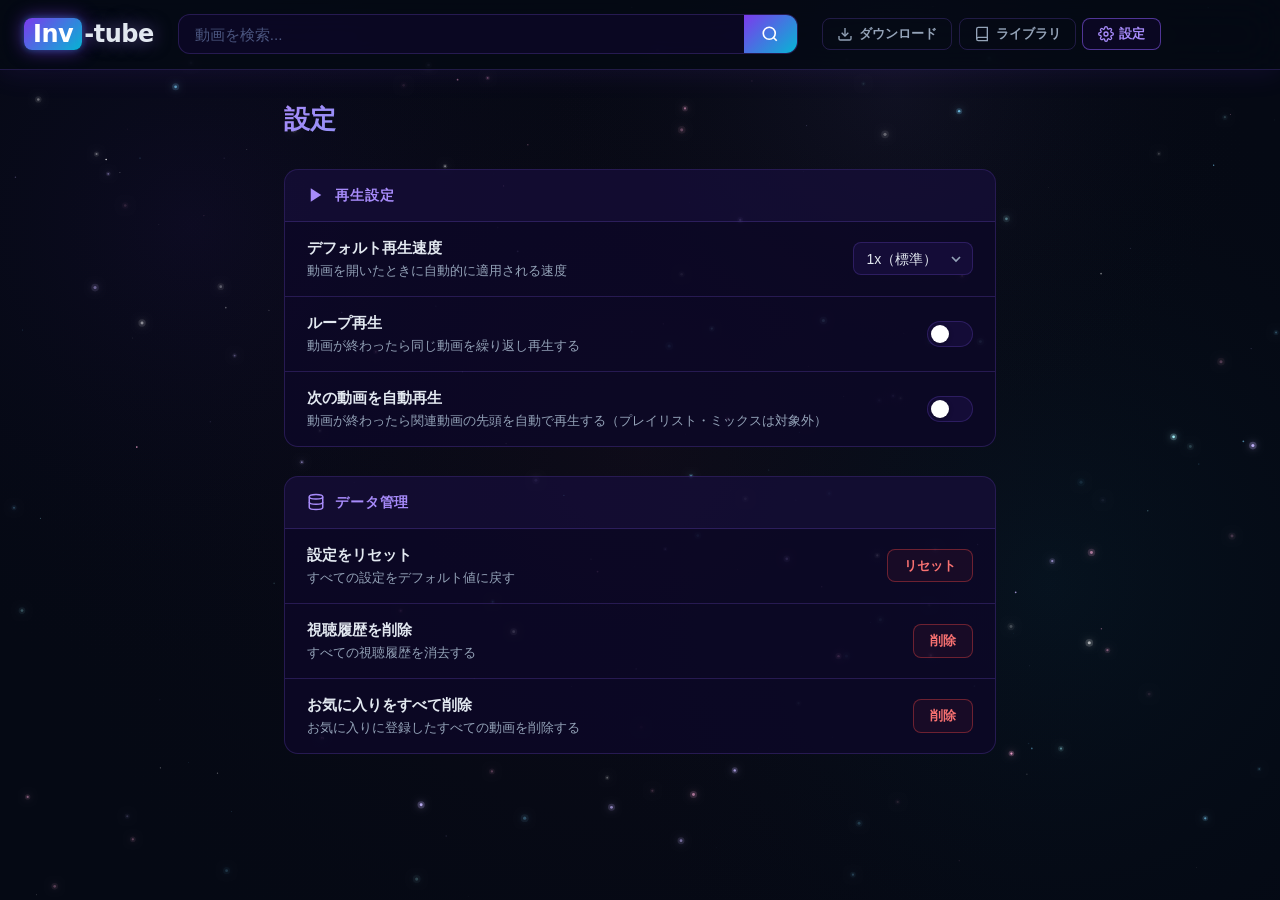
<file: public/settings.html>
<!DOCTYPE html>
<html lang="ja">
<head>
  <meta charset="UTF-8" />
  <meta name="viewport" content="width=device-width, initial-scale=1.0" />
  <title>設定 — Inv-tube</title>
  <link rel="stylesheet" href="app.css" />
</head>
<body class="page-settings">
  <header>
    <div class="header-inner">
      <a href="/" class="logo">
        <span class="logo-inv">Inv</span><span class="logo-tube">-tube</span>
      </a>
      <div class="search-wrapper">
        <form class="search-form" id="searchForm">
          <input type="text" id="searchInput" class="search-input" placeholder="動画を検索..." autocomplete="off" />
          <button type="submit" class="search-btn">
            <svg xmlns="http://www.w3.org/2000/svg" viewBox="0 0 24 24" fill="none" stroke="currentColor" stroke-width="2.2" width="18" height="18"><circle cx="11" cy="11" r="8"/><line x1="21" y1="21" x2="16.65" y2="16.65"/></svg>
          </button>
        </form>
        <ul id="suggestions" class="suggestions-list" hidden></ul>
      </div>
      <nav class="header-nav">
        <a href="/dl" class="header-nav-link">
          <svg xmlns="http://www.w3.org/2000/svg" viewBox="0 0 24 24" fill="none" stroke="currentColor" stroke-width="2" width="16" height="16"><path d="M21 15v4a2 2 0 0 1-2 2H5a2 2 0 0 1-2-2v-4"/><polyline points="7 10 12 15 17 10"/><line x1="12" y1="15" x2="12" y2="3"/></svg>
          ダウンロード
        </a>
        <a href="/library" class="header-nav-link">
          <svg xmlns="http://www.w3.org/2000/svg" viewBox="0 0 24 24" fill="none" stroke="currentColor" stroke-width="2" width="16" height="16"><path d="M4 19.5A2.5 2.5 0 0 1 6.5 17H20"/><path d="M6.5 2H20v20H6.5A2.5 2.5 0 0 1 4 19.5v-15A2.5 2.5 0 0 1 6.5 2z"/></svg>
          ライブラリ
        </a>
        <a href="/settings" class="header-nav-link active">
          <svg xmlns="http://www.w3.org/2000/svg" viewBox="0 0 24 24" fill="none" stroke="currentColor" stroke-width="2" width="16" height="16"><circle cx="12" cy="12" r="3"/><path d="M19.4 15a1.65 1.65 0 0 0 .33 1.82l.06.06a2 2 0 0 1-2.83 2.83l-.06-.06a1.65 1.65 0 0 0-1.82-.33 1.65 1.65 0 0 0-1 1.51V21a2 2 0 0 1-4 0v-.09A1.65 1.65 0 0 0 9 19.4a1.65 1.65 0 0 0-1.82.33l-.06.06a2 2 0 0 1-2.83-2.83l.06-.06A1.65 1.65 0 0 0 4.68 15a1.65 1.65 0 0 0-1.51-1H3a2 2 0 0 1 0-4h.09A1.65 1.65 0 0 0 4.6 9a1.65 1.65 0 0 0-.33-1.82l-.06-.06a2 2 0 0 1 2.83-2.83l.06.06A1.65 1.65 0 0 0 9 4.68a1.65 1.65 0 0 0 1-1.51V3a2 2 0 0 1 4 0v.09a1.65 1.65 0 0 0 1 1.51 1.65 1.65 0 0 0 1.82-.33l.06-.06a2 2 0 0 1 2.83 2.83l-.06.06A1.65 1.65 0 0 0 19.4 9a1.65 1.65 0 0 0 1.51 1H21a2 2 0 0 1 0 4h-.09a1.65 1.65 0 0 0-1.51 1z"/></svg>
          設定
        </a>
      </nav>
    </div>
  </header>

  <main class="settings-main">
    <div class="settings-header">
      <h1 class="settings-title">設定</h1>
    </div>

    <div class="settings-body">

      <!-- 再生設定 -->
      <section class="settings-section">
        <h2 class="settings-section-title">
          <svg xmlns="http://www.w3.org/2000/svg" viewBox="0 0 24 24" fill="currentColor" width="18" height="18"><polygon points="5,3 19,12 5,21"/></svg>
          再生設定
        </h2>

        <div class="settings-row">
          <div class="settings-row-info">
            <div class="settings-row-label">デフォルト再生速度</div>
            <div class="settings-row-desc">動画を開いたときに自動的に適用される速度</div>
          </div>
          <select class="settings-select" id="defaultSpeedSelect">
            <option value="0.25">0.25x</option>
            <option value="0.5">0.5x</option>
            <option value="0.75">0.75x</option>
            <option value="1" selected>1x（標準）</option>
            <option value="1.25">1.25x</option>
            <option value="1.5">1.5x</option>
            <option value="1.75">1.75x</option>
            <option value="2">2x</option>
          </select>
        </div>

        <div class="settings-row">
          <div class="settings-row-info">
            <div class="settings-row-label">ループ再生</div>
            <div class="settings-row-desc">動画が終わったら同じ動画を繰り返し再生する</div>
          </div>
          <label class="settings-toggle">
            <input type="checkbox" id="loopToggle" />
            <span class="settings-toggle-track">
              <span class="settings-toggle-thumb"></span>
            </span>
          </label>
        </div>

        <div class="settings-row">
          <div class="settings-row-info">
            <div class="settings-row-label">次の動画を自動再生</div>
            <div class="settings-row-desc">動画が終わったら関連動画の先頭を自動で再生する（プレイリスト・ミックスは対象外）</div>
          </div>
          <label class="settings-toggle">
            <input type="checkbox" id="autoplayNextToggle" />
            <span class="settings-toggle-track">
              <span class="settings-toggle-thumb"></span>
            </span>
          </label>
        </div>

      </section>

      <!-- データ管理 -->
      <section class="settings-section">
        <h2 class="settings-section-title">
          <svg xmlns="http://www.w3.org/2000/svg" viewBox="0 0 24 24" fill="none" stroke="currentColor" stroke-width="2" width="18" height="18"><ellipse cx="12" cy="5" rx="9" ry="3"/><path d="M21 12c0 1.66-4 3-9 3s-9-1.34-9-3"/><path d="M3 5v14c0 1.66 4 3 9 3s9-1.34 9-3V5"/></svg>
          データ管理
        </h2>

        <div class="settings-row">
          <div class="settings-row-info">
            <div class="settings-row-label">設定をリセット</div>
            <div class="settings-row-desc">すべての設定をデフォルト値に戻す</div>
          </div>
          <button class="settings-danger-btn" id="resetSettingsBtn">リセット</button>
        </div>

        <div class="settings-row">
          <div class="settings-row-info">
            <div class="settings-row-label">視聴履歴を削除</div>
            <div class="settings-row-desc">すべての視聴履歴を消去する</div>
          </div>
          <button class="settings-danger-btn" id="clearHistBtn">削除</button>
        </div>

        <div class="settings-row">
          <div class="settings-row-info">
            <div class="settings-row-label">お気に入りをすべて削除</div>
            <div class="settings-row-desc">お気に入りに登録したすべての動画を削除する</div>
          </div>
          <button class="settings-danger-btn" id="clearFavBtn">削除</button>
        </div>
      </section>

    </div>

    <div class="settings-saved-toast" id="savedToast">設定を保存しました</div>
  </main>

  <script src="app.js"></script>
</body>
</html>
</file>
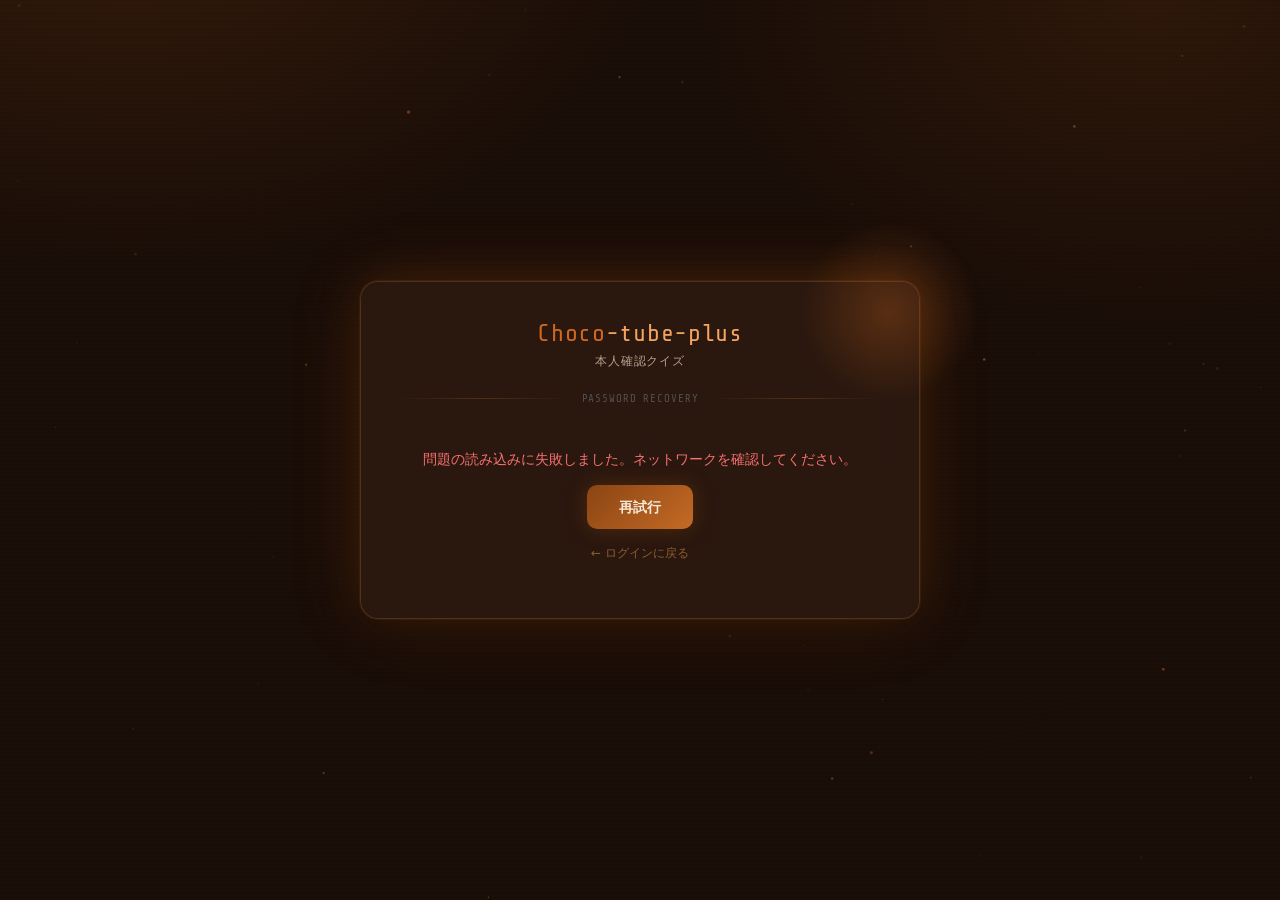
<file: templates/forgot.html>
<!DOCTYPE html>
<html lang="ja">
<head>
  <meta charset="UTF-8" />
  <meta name="viewport" content="width=device-width, initial-scale=1.0" />
  <title>認証クイズ — Choco-tube-plus</title>
  <link rel="preconnect" href="https://fonts.googleapis.com">
  <link rel="preconnect" href="https://fonts.gstatic.com" crossorigin>
  <link rel="stylesheet" href="https://fonts.googleapis.com/css2?family=Share+Tech+Mono&display=swap">
  <style>
    *, *::before, *::after { box-sizing: border-box; margin: 0; padding: 0; }

    :root {
      --bg: #1a0e08;
      --accent: #8b4513;
      --accent-bright: #d2691e;
      --cyan: #f4a460;
      --pink: #cd853f;
      --text: #f5ead8;
      --muted: #b8a48f;
      --border: rgba(210, 140, 70, 0.22);
      --border-glow: rgba(218, 165, 90, 0.55);
      --surface: rgba(45, 26, 16, 0.88);
    }

    html, body {
      width: 100%; min-height: 100%;
      background:
        radial-gradient(900px 600px at 10% -10%, rgba(210,105,30,0.14), transparent 60%),
        radial-gradient(700px 500px at 90% 0%, rgba(139,69,19,0.18), transparent 65%),
        var(--bg);
      background-attachment: fixed;
      font-family: 'Segoe UI', system-ui, sans-serif;
      color: var(--text);
    }

    #bgCanvas {
      position: fixed;
      inset: 0;
      width: 100%; height: 100%;
      z-index: 0;
    }

    .scanlines {
      position: fixed;
      inset: 0;
      z-index: 1;
      background: repeating-linear-gradient(
        0deg,
        transparent,
        transparent 2px,
        rgba(0,0,0,0.03) 2px,
        rgba(0,0,0,0.03) 4px
      );
      pointer-events: none;
    }

    #pageWrap {
      position: relative;
      z-index: 5;
      display: flex;
      flex-direction: column;
      align-items: center;
      justify-content: center;
      min-height: 100vh;
      padding: 2rem 1rem;
    }

    .quiz-card {
      width: min(560px, 96vw);
      background: var(--surface);
      border: 1px solid var(--border);
      border-radius: 18px;
      box-shadow:
        0 0 0 1px rgba(210,140,70,0.08),
        0 0 40px rgba(139,69,19,0.3),
        0 0 80px rgba(210,105,30,0.12),
        0 8px 32px rgba(0,0,0,0.6);
      backdrop-filter: blur(16px);
      -webkit-backdrop-filter: blur(16px);
      padding: 2.4rem 2.2rem 2rem;
      position: relative;
    }

    .quiz-card::before {
      content: '';
      position: absolute;
      top: -60px; right: -60px;
      width: 180px; height: 180px;
      background: radial-gradient(circle, rgba(210,105,30,0.28) 0%, transparent 70%);
      pointer-events: none;
    }

    .quiz-header {
      text-align: center;
      margin-bottom: 0.5rem;
    }

    .quiz-logo {
      font-family: 'Share Tech Mono', monospace;
      font-size: 1.5rem;
      letter-spacing: 0.03em;
      display: block;
      margin-bottom: 0.35rem;
    }
    .quiz-logo .logo-inv { color: var(--accent-bright); }
    .quiz-logo .logo-tube { color: var(--cyan); }

    .quiz-subtitle {
      font-size: 0.78rem;
      color: var(--muted);
      letter-spacing: 0.06em;
    }

    .quiz-divider {
      display: flex;
      align-items: center;
      gap: 0.7rem;
      margin: 1.4rem 0;
    }
    .quiz-divider::before,
    .quiz-divider::after {
      content: '';
      flex: 1;
      height: 1px;
      background: linear-gradient(90deg, transparent, var(--border), transparent);
    }
    .quiz-divider span {
      font-size: 0.68rem;
      color: rgba(148,163,184,0.4);
      font-family: 'Share Tech Mono', monospace;
      letter-spacing: 0.08em;
      white-space: nowrap;
    }

    .quiz-desc {
      font-size: 0.8rem;
      color: var(--muted);
      text-align: center;
      margin-bottom: 1.5rem;
      line-height: 1.6;
    }

    /* loading */
    #loadingState {
      text-align: center;
      padding: 2rem;
    }
    .spinner {
      width: 36px; height: 36px;
      border: 3px solid rgba(210,140,70,0.2);
      border-top-color: var(--accent-bright);
      border-radius: 50%;
      animation: spin 0.8s linear infinite;
      margin: 0 auto 1rem;
    }
    @keyframes spin { to { transform: rotate(360deg); } }
    .loading-text {
      font-size: 0.8rem;
      color: var(--muted);
      font-family: 'Share Tech Mono', monospace;
    }

    /* error */
    #errorState {
      display: none;
      text-align: center;
      padding: 1.5rem;
    }
    .error-text {
      color: #f87171;
      font-size: 0.85rem;
      margin-bottom: 1rem;
    }

    /* questions */
    #quizState { display: none; }

    .progress-bar-wrap {
      height: 4px;
      background: rgba(139,69,19,0.2);
      border-radius: 999px;
      overflow: hidden;
      margin-bottom: 1.4rem;
    }
    .progress-bar-fill {
      height: 100%;
      background: linear-gradient(90deg, var(--accent), var(--cyan));
      border-radius: 999px;
      transition: width 0.4s ease;
      box-shadow: 0 0 8px rgba(210,105,30,0.6);
    }

    .score-row {
      display: flex;
      justify-content: space-between;
      align-items: center;
      margin-bottom: 1.2rem;
    }
    .score-label {
      font-size: 0.72rem;
      color: var(--muted);
      font-family: 'Share Tech Mono', monospace;
    }
    .q-counter {
      font-size: 0.72rem;
      color: rgba(148,163,184,0.5);
      font-family: 'Share Tech Mono', monospace;
    }

    .question-text {
      font-size: 0.95rem;
      color: var(--text);
      line-height: 1.6;
      margin-bottom: 1.2rem;
      font-weight: 500;
    }

    .choices {
      display: flex;
      flex-direction: column;
      gap: 0.6rem;
    }

    .choice-btn {
      width: 100%;
      padding: 0.75rem 1rem;
      background: rgba(5, 9, 20, 0.5);
      border: 1px solid var(--border);
      border-radius: 10px;
      color: var(--text);
      font-size: 0.85rem;
      text-align: left;
      cursor: pointer;
      transition: border-color 0.2s, background 0.2s, transform 0.1s;
      font-family: inherit;
      line-height: 1.4;
    }
    .choice-btn:hover:not(:disabled) {
      border-color: rgba(210,140,70,0.5);
      background: rgba(139,69,19,0.15);
      transform: translateX(3px);
    }
    .choice-btn.correct {
      border-color: #059669;
      background: rgba(5,150,105,0.15);
      color: #6ee7b7;
    }
    .choice-btn.wrong {
      border-color: rgba(248,113,113,0.4);
      background: rgba(248,113,113,0.08);
      color: #f87171;
    }
    .choice-btn.reveal-correct {
      border-color: rgba(5,150,105,0.4);
      background: rgba(5,150,105,0.08);
    }
    .choice-btn:disabled { cursor: default; }

    .feedback-msg {
      margin-top: 0.8rem;
      font-size: 0.78rem;
      font-family: 'Share Tech Mono', monospace;
      min-height: 1.2em;
      transition: opacity 0.2s;
    }
    .feedback-msg.correct { color: #6ee7b7; }
    .feedback-msg.wrong { color: #f87171; }

    .next-btn {
      margin-top: 1.2rem;
      width: 100%;
      padding: 0.78rem;
      background: linear-gradient(135deg, #8b4513 0%, #c46a25 100%);
      border: none;
      border-radius: 10px;
      color: #f5ead8;
      font-size: 0.88rem;
      font-weight: 600;
      letter-spacing: 0.04em;
      cursor: pointer;
      transition: opacity 0.2s, transform 0.15s, box-shadow 0.2s;
      box-shadow: 0 0 20px rgba(139,69,19,0.4);
      display: none;
    }
    .next-btn:hover {
      opacity: 0.9;
      transform: translateY(-1px);
      box-shadow: 0 0 28px rgba(210,105,30,0.5);
    }

    /* result */
    #resultState {
      display: none;
      text-align: center;
      padding: 1rem 0;
    }

    .result-icon {
      font-size: 3rem;
      margin-bottom: 0.6rem;
    }
    .result-title {
      font-size: 1.3rem;
      font-weight: 700;
      margin-bottom: 0.4rem;
    }
    .result-title.pass { color: #6ee7b7; }
    .result-title.fail { color: #f87171; }

    .result-score {
      font-size: 0.85rem;
      color: var(--muted);
      margin-bottom: 1.4rem;
    }
    .result-score strong {
      color: var(--text);
      font-size: 1.1rem;
    }

    .result-btn {
      display: inline-block;
      padding: 0.78rem 2rem;
      border: none;
      border-radius: 10px;
      font-size: 0.88rem;
      font-weight: 600;
      cursor: pointer;
      transition: opacity 0.2s, transform 0.15s;
      text-decoration: none;
    }
    .result-btn.pass-btn {
      background: linear-gradient(135deg, #059669, #047857);
      color: #fff;
      box-shadow: 0 0 20px rgba(5,150,105,0.4);
    }
    .result-btn.retry-btn {
      background: linear-gradient(135deg, #8b4513 0%, #c46a25 100%);
      color: #f5ead8;
      box-shadow: 0 0 20px rgba(139,69,19,0.4);
    }
    .result-btn:hover { opacity: 0.9; transform: translateY(-1px); }

    .back-link {
      display: block;
      margin-top: 1rem;
      font-size: 0.75rem;
      color: rgba(210,140,70,0.6);
      text-decoration: none;
      transition: color 0.2s;
    }
    .back-link:hover { color: var(--accent-bright); }

    .dots-row {
      display: flex;
      justify-content: center;
      gap: 6px;
      margin-bottom: 1rem;
    }
    .dot {
      width: 9px; height: 9px;
      border-radius: 50%;
      background: rgba(139,69,19,0.25);
      transition: background 0.3s;
    }
    .dot.answered-correct { background: #059669; }
    .dot.answered-wrong { background: #f87171; }
    .dot.current { background: var(--accent-bright); box-shadow: 0 0 6px rgba(210,105,30,0.6); }
  </style>
</head>
<body>

<canvas id="bgCanvas"></canvas>
<div class="scanlines"></div>

<div id="pageWrap">
  <div class="quiz-card">
    <div class="quiz-header">
      <span class="quiz-logo">
        <span class="logo-inv">Choco</span><span class="logo-tube">-tube-plus</span>
      </span>
      <div class="quiz-subtitle">本人確認クイズ</div>
    </div>

    <div class="quiz-divider"><span>PASSWORD RECOVERY</span></div>

    <!-- Loading -->
    <div id="loadingState">
      <div class="spinner"></div>
      <div class="loading-text">問題を読み込み中...</div>
    </div>

    <!-- Error -->
    <div id="errorState">
      <div class="error-text" id="errorMsg">問題の読み込みに失敗しました</div>
      <button class="result-btn retry-btn" onclick="location.reload()">再試行</button>
      <a href="/login" class="back-link">← ログインに戻る</a>
    </div>

    <!-- Quiz -->
    <div id="quizState">
      <p class="quiz-desc">5問中3問以上正解でログインできます</p>

      <div class="dots-row" id="dotsRow"></div>

      <div class="progress-bar-wrap">
        <div class="progress-bar-fill" id="progressFill" style="width:0%"></div>
      </div>

      <div class="score-row">
        <span class="score-label">正解: <span id="scoreNum">0</span> / 5</span>
        <span class="q-counter">問 <span id="qNum">1</span> / 5</span>
      </div>

      <div class="question-text" id="questionText"></div>

      <div class="choices" id="choicesWrap"></div>

      <div class="feedback-msg" id="feedbackMsg"></div>

      <button class="next-btn" id="nextBtn"></button>
    </div>

    <!-- Result -->
    <div id="resultState">
      <div class="result-icon" id="resultIcon"></div>
      <div class="result-title" id="resultTitle"></div>
      <div class="result-score" id="resultScore"></div>
      <div id="resultActions"></div>
      <a href="/login" class="back-link">← ログインページに戻る</a>
    </div>
  </div>
</div>

<script>
(function() {
  /* ─── BACKGROUND PARTICLES ─── */
  const canvas = document.getElementById('bgCanvas');
  const ctx = canvas.getContext('2d');
  let W, H, particles, nodes;

  function resize() {
    W = canvas.width = window.innerWidth;
    H = canvas.height = window.innerHeight;
  }

  function initParticles() {
    particles = Array.from({length: 60}, () => ({
      x: Math.random() * W, y: Math.random() * H,
      r: Math.random() * 1.4 + 0.3,
      vx: (Math.random() - 0.5) * 0.25,
      vy: (Math.random() - 0.5) * 0.25,
      a: Math.random(),
      hue: Math.random() < 0.6 ? 'warm' : 'gold',
    }));
    nodes = Array.from({length: 18}, () => ({
      x: Math.random() * W, y: Math.random() * H,
      vx: (Math.random() - 0.5) * 0.12,
      vy: (Math.random() - 0.5) * 0.12,
    }));
  }

  function drawFrame() {
    ctx.clearRect(0, 0, W, H);
    for (let i = 0; i < nodes.length; i++) {
      for (let j = i+1; j < nodes.length; j++) {
        const dx = nodes[i].x - nodes[j].x;
        const dy = nodes[i].y - nodes[j].y;
        const dist = Math.sqrt(dx*dx + dy*dy);
        if (dist < 150) {
          ctx.beginPath();
          ctx.moveTo(nodes[i].x, nodes[i].y);
          ctx.lineTo(nodes[j].x, nodes[j].y);
          ctx.strokeStyle = `rgba(139,69,19,${0.1 * (1 - dist/150)})`;
          ctx.lineWidth = 0.7;
          ctx.stroke();
        }
      }
      const n = nodes[i];
      n.x += n.vx; n.y += n.vy;
      if (n.x < 0 || n.x > W) n.vx *= -1;
      if (n.y < 0 || n.y > H) n.vy *= -1;
    }
    for (const p of particles) {
      ctx.beginPath();
      ctx.arc(p.x, p.y, p.r, 0, Math.PI*2);
      ctx.fillStyle = p.hue === 'warm'
        ? `rgba(210,105,30,${p.a * 0.5})`
        : `rgba(244,164,96,${p.a * 0.4})`;
      ctx.fill();
      p.x += p.vx; p.y += p.vy;
      p.a += (Math.random() - 0.5) * 0.04;
      p.a = Math.max(0.1, Math.min(1, p.a));
      if (p.x < -5) p.x = W+5; if (p.x > W+5) p.x = -5;
      if (p.y < -5) p.y = H+5; if (p.y > H+5) p.y = -5;
    }
    requestAnimationFrame(drawFrame);
  }

  resize(); initParticles(); drawFrame();
  window.addEventListener('resize', () => { resize(); initParticles(); });

  /* ─── QUIZ LOGIC ─── */
  const Q_URL = 'https://raw.githubusercontent.com/kuru-bana/Chocolate-Learning-Committee/refs/heads/main/choco-site/q.txt';
  const TOTAL = 5;
  const PASS_THRESHOLD = 3;

  let questions = [];
  let currentIdx = 0;
  let score = 0;
  let results = []; // 'correct' | 'wrong' | null

  function parseQTxt(text) {
    const lines = text.split('\n');
    const qs = [];
    for (const line of lines) {
      const trimmed = line.trim();
      if (!trimmed || trimmed.startsWith('#')) continue;
      const parts = trimmed.split(' / ');
      if (parts.length < 3) continue;
      const qPart = parts.find(p => p.startsWith('Q:'));
      const aPart = parts.find(p => p.startsWith('A:'));
      const wParts = parts.filter(p => p.startsWith('W:'));
      if (!qPart || !aPart || wParts.length === 0) continue;
      qs.push({
        q: qPart.slice(2).trim(),
        answer: aPart.slice(2).trim(),
        wrongs: wParts.map(w => w.slice(2).trim()),
      });
    }
    return qs;
  }

  function shuffle(arr) {
    const a = [...arr];
    for (let i = a.length - 1; i > 0; i--) {
      const j = Math.floor(Math.random() * (i + 1));
      [a[i], a[j]] = [a[j], a[i]];
    }
    return a;
  }

  function pickRandom(arr, n) {
    return shuffle(arr).slice(0, n);
  }

  async function loadQuestions() {
    try {
      const res = await fetch(Q_URL, { cache: 'no-store' });
      if (!res.ok) throw new Error('fetch failed');
      const text = await res.text();
      const all = parseQTxt(text);
      if (all.length < TOTAL) throw new Error('not enough questions');
      questions = pickRandom(all, TOTAL);
      results = Array(TOTAL).fill(null);
      showQuiz();
    } catch (e) {
      document.getElementById('loadingState').style.display = 'none';
      document.getElementById('errorState').style.display = 'block';
      document.getElementById('errorMsg').textContent = '問題の読み込みに失敗しました。ネットワークを確認してください。';
    }
  }

  function showQuiz() {
    document.getElementById('loadingState').style.display = 'none';
    const quizState = document.getElementById('quizState');
    quizState.style.display = 'block';

    buildDots();
    renderQuestion(0);
  }

  function buildDots() {
    const dotsRow = document.getElementById('dotsRow');
    dotsRow.innerHTML = '';
    for (let i = 0; i < TOTAL; i++) {
      const dot = document.createElement('div');
      dot.className = 'dot' + (i === 0 ? ' current' : '');
      dot.id = `dot-${i}`;
      dotsRow.appendChild(dot);
    }
  }

  function updateDots() {
    for (let i = 0; i < TOTAL; i++) {
      const dot = document.getElementById(`dot-${i}`);
      dot.className = 'dot';
      if (results[i] === 'correct') dot.classList.add('answered-correct');
      else if (results[i] === 'wrong') dot.classList.add('answered-wrong');
      else if (i === currentIdx) dot.classList.add('current');
    }
  }

  function renderQuestion(idx) {
    currentIdx = idx;
    const q = questions[idx];
    updateDots();

    document.getElementById('progressFill').style.width = `${(idx / TOTAL) * 100}%`;
    document.getElementById('scoreNum').textContent = score;
    document.getElementById('qNum').textContent = idx + 1;
    document.getElementById('questionText').textContent = q.q;
    document.getElementById('feedbackMsg').textContent = '';
    document.getElementById('feedbackMsg').className = 'feedback-msg';
    document.getElementById('nextBtn').style.display = 'none';

    const choices = shuffle([q.answer, ...q.wrongs]);
    const wrap = document.getElementById('choicesWrap');
    wrap.innerHTML = '';

    choices.forEach(choice => {
      const btn = document.createElement('button');
      btn.className = 'choice-btn';
      btn.textContent = choice;
      btn.addEventListener('click', () => handleAnswer(choice, q.answer, choices));
      wrap.appendChild(btn);
    });
  }

  function handleAnswer(selected, correct, allChoices) {
    const btns = document.querySelectorAll('.choice-btn');
    btns.forEach(btn => {
      btn.disabled = true;
      if (btn.textContent === correct) btn.classList.add('reveal-correct');
    });

    const isCorrect = selected === correct;
    const feedback = document.getElementById('feedbackMsg');

    if (isCorrect) {
      score++;
      results[currentIdx] = 'correct';
      document.getElementById('scoreNum').textContent = score;
      btns.forEach(btn => {
        if (btn.textContent === selected) btn.classList.add('correct');
      });
      feedback.textContent = '✓ 正解！';
      feedback.className = 'feedback-msg correct';
    } else {
      results[currentIdx] = 'wrong';
      btns.forEach(btn => {
        if (btn.textContent === selected) btn.classList.add('wrong');
      });
      feedback.textContent = `✗ 不正解。正解は「${correct}」`;
      feedback.className = 'feedback-msg wrong';
    }

    updateDots();

    const nextBtn = document.getElementById('nextBtn');
    nextBtn.style.display = 'block';

    if (currentIdx + 1 < TOTAL) {
      nextBtn.textContent = '次の問題 →';
      nextBtn.onclick = () => renderQuestion(currentIdx + 1);
    } else {
      nextBtn.textContent = '結果を見る';
      nextBtn.onclick = showResult;
    }
  }

  async function showResult() {
    document.getElementById('quizState').style.display = 'none';
    const resultState = document.getElementById('resultState');
    resultState.style.display = 'block';

    const passed = score >= PASS_THRESHOLD;

    document.getElementById('resultIcon').textContent = passed ? '🍫' : '😢';
    const titleEl = document.getElementById('resultTitle');
    titleEl.textContent = passed ? '認証成功！' : '認証失敗';
    titleEl.className = `result-title ${passed ? 'pass' : 'fail'}`;
    document.getElementById('resultScore').innerHTML = `
      スコア: <strong>${score} / ${TOTAL}</strong>（${PASS_THRESHOLD}問以上で合格）
    `;

    const actionsEl = document.getElementById('resultActions');

    if (passed) {
      actionsEl.innerHTML = '<div class="loading-text" style="margin-bottom:0.5rem">ログイン中...</div>';
      try {
        const res = await fetch('/api/quiz-login', {
          method: 'POST',
          headers: { 'Content-Type': 'application/json' },
          body: JSON.stringify({ score, total: TOTAL }),
        });
        const data = await res.json().catch(() => ({}));
        if (res.ok && data.ok) {
          actionsEl.innerHTML = '';
          const btn = document.createElement('a');
          btn.href = data.redirect || '/';
          btn.className = 'result-btn pass-btn';
          btn.textContent = 'サイトに入る →';
          actionsEl.appendChild(btn);
          setTimeout(() => { window.location.href = data.redirect || '/'; }, 1200);
        } else {
          actionsEl.innerHTML = '<div class="error-text">ログイン処理に失敗しました</div>';
        }
      } catch {
        actionsEl.innerHTML = '<div class="error-text">ネットワークエラーが発生しました</div>';
      }
    } else {
      actionsEl.innerHTML = `
        <button class="result-btn retry-btn" onclick="retryQuiz()">もう一度挑戦</button>
      `;
    }
  }

  window.retryQuiz = function() {
    score = 0;
    currentIdx = 0;
    results = Array(TOTAL).fill(null);
    document.getElementById('resultState').style.display = 'none';
    document.getElementById('loadingState').style.display = 'block';
    loadQuestions();
  };

  loadQuestions();
})();
</script>
</body>
</html>
</file>
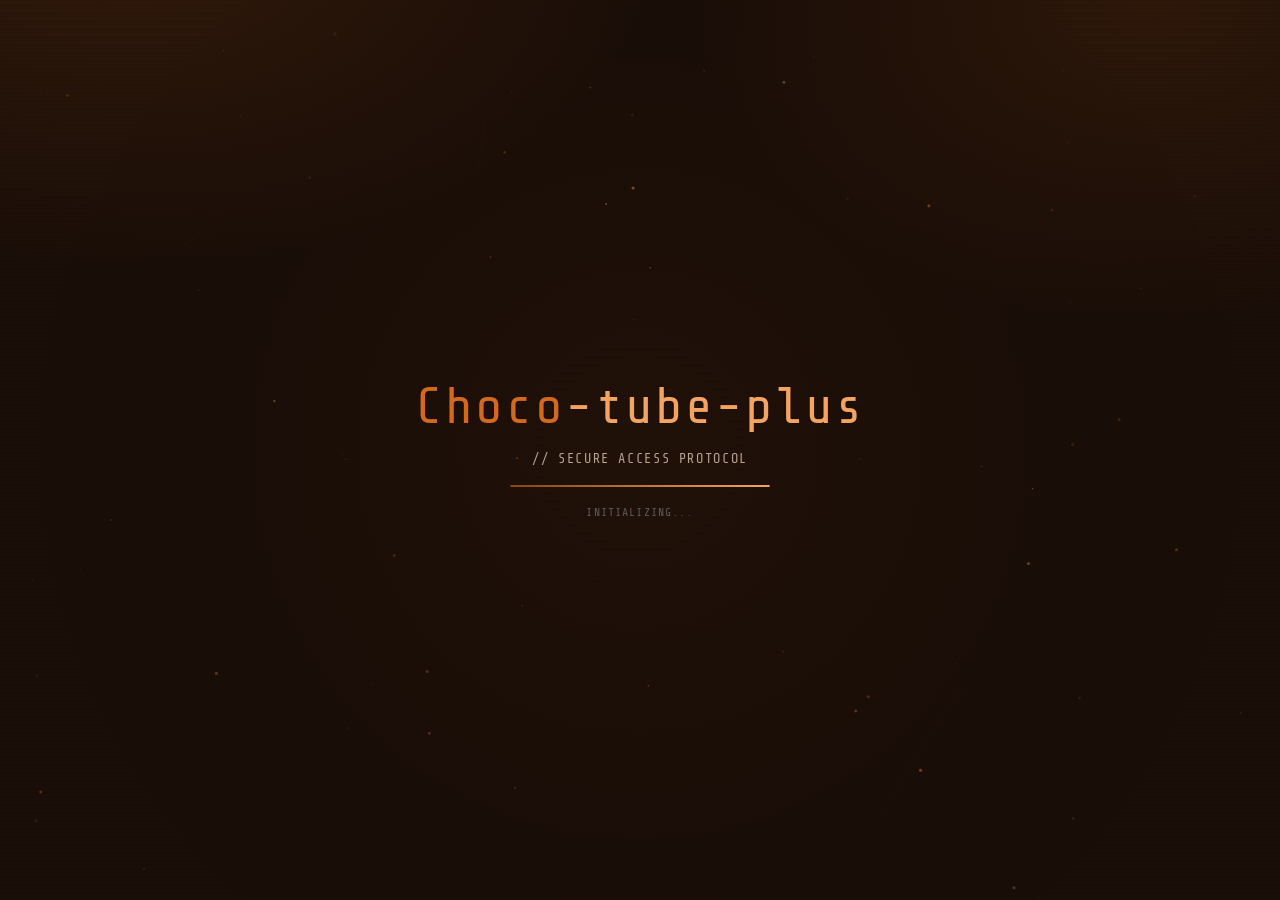
<file: templates/login.html>
<!DOCTYPE html>
<html lang="ja">
<head>
  <meta charset="UTF-8" />
  <meta name="viewport" content="width=device-width, initial-scale=1.0" />
  <title>Login — Choco-tube-plus</title>
  <link rel="preconnect" href="https://fonts.googleapis.com">
  <link rel="preconnect" href="https://fonts.gstatic.com" crossorigin>
  <link rel="stylesheet" href="https://fonts.googleapis.com/css2?family=Share+Tech+Mono&display=swap">
  <style>
    *, *::before, *::after { box-sizing: border-box; margin: 0; padding: 0; }

    :root {
      --bg: #1a0e08;
      --accent: #8b4513;
      --accent-bright: #d2691e;
      --cyan: #f4a460;
      --pink: #cd853f;
      --text: #f5ead8;
      --muted: #b8a48f;
      --border: rgba(210, 140, 70, 0.22);
      --border-glow: rgba(218, 165, 90, 0.55);
      --surface: rgba(45, 26, 16, 0.88);
    }

    html, body {
      width: 100%; height: 100%;
      background:
        radial-gradient(900px 600px at 10% -10%, rgba(210,105,30,0.14), transparent 60%),
        radial-gradient(700px 500px at 90% 0%, rgba(139,69,19,0.18), transparent 65%),
        var(--bg);
      background-attachment: fixed;
      font-family: 'Segoe UI', system-ui, sans-serif;
      color: var(--text);
      overflow: hidden;
    }

    /* ─── CANVAS ─── */
    #bgCanvas {
      position: fixed;
      inset: 0;
      width: 100%; height: 100%;
      z-index: 0;
    }

    /* ─── INTRO OVERLAY ─── */
    #intro {
      position: fixed;
      inset: 0;
      z-index: 10;
      display: flex;
      flex-direction: column;
      align-items: center;
      justify-content: center;
      gap: 1.2rem;
      pointer-events: none;
    }

    .intro-logo {
      font-family: 'Share Tech Mono', monospace;
      font-size: clamp(1.8rem, 5vw, 3.2rem);
      letter-spacing: 0.04em;
      line-height: 1;
      opacity: 0;
      transform: translateY(12px);
      transition: opacity 0.6s ease, transform 0.6s ease;
    }
    .intro-logo.visible { opacity: 1; transform: translateY(0); }
    .intro-logo .logo-inv { color: var(--accent-bright); }
    .intro-logo .logo-tube { color: var(--cyan); }

    .intro-tagline {
      font-size: 0.85rem;
      color: var(--muted);
      letter-spacing: 0.12em;
      font-family: 'Share Tech Mono', monospace;
      opacity: 0;
      transition: opacity 0.5s ease 0.3s;
    }
    .intro-tagline.visible { opacity: 1; }

    .intro-bar {
      width: min(260px, 60vw);
      height: 2px;
      background: rgba(139,69,19,0.18);
      border-radius: 999px;
      overflow: hidden;
      opacity: 0;
      transition: opacity 0.4s ease 0.5s;
    }
    .intro-bar.visible { opacity: 1; }
    .intro-bar-fill {
      height: 100%;
      width: 0%;
      background: linear-gradient(90deg, var(--accent), var(--cyan));
      border-radius: 999px;
      transition: width 1.6s cubic-bezier(0.4, 0, 0.2, 1);
      box-shadow: 0 0 12px rgba(210,105,30,0.7);
    }

    .intro-hint {
      font-size: 0.72rem;
      color: rgba(148,163,184,0.5);
      font-family: 'Share Tech Mono', monospace;
      letter-spacing: 0.1em;
      opacity: 0;
      transition: opacity 0.4s ease;
    }
    .intro-hint.visible { opacity: 1; }

    /* Glitch flicker effect on logo */
    @keyframes glitch1 {
      0%,95%,100% { clip-path: none; transform: none; }
      96% { clip-path: inset(20% 0 60% 0); transform: translateX(-4px); }
      97% { clip-path: inset(50% 0 20% 0); transform: translateX(4px); }
      98% { clip-path: inset(10% 0 80% 0); transform: translateX(-2px); }
      99% { clip-path: none; transform: none; }
    }
    .glitch-active { animation: glitch1 0.25s steps(1) forwards; }

    /* ─── MAIN PAGE ─── */
    #mainPage {
      position: fixed;
      inset: 0;
      z-index: 5;
      display: flex;
      align-items: center;
      justify-content: center;
      opacity: 0;
      pointer-events: none;
      transition: opacity 0.7s ease;
      overflow-y: auto;
    }
    #mainPage.visible {
      opacity: 1;
      pointer-events: auto;
    }

    .login-wrap {
      width: min(420px, 92vw);
      padding: 2.4rem 2.2rem 2rem;
      background: var(--surface);
      border: 1px solid var(--border);
      border-radius: 18px;
      box-shadow:
        0 0 0 1px rgba(210,140,70,0.08),
        0 0 40px rgba(139,69,19,0.3),
        0 0 80px rgba(210,105,30,0.12),
        0 8px 32px rgba(0,0,0,0.6);
      transform: translateY(24px) scale(0.97);
      transition: transform 0.7s cubic-bezier(0.22,1,0.36,1), opacity 0.7s ease;
      backdrop-filter: blur(16px);
      -webkit-backdrop-filter: blur(16px);
      position: relative;
    }
    #mainPage.visible .login-wrap {
      transform: translateY(0) scale(1);
    }

    /* card glow corner */
    .login-wrap::before {
      content: '';
      position: absolute;
      top: -60px; right: -60px;
      width: 180px; height: 180px;
      background: radial-gradient(circle, rgba(210,105,30,0.28) 0%, transparent 70%);
      pointer-events: none;
    }
    .login-wrap::after {
      content: '';
      position: absolute;
      bottom: -60px; left: -60px;
      width: 160px; height: 160px;
      background: radial-gradient(circle, rgba(244,164,96,0.18) 0%, transparent 70%);
      pointer-events: none;
    }

    .login-header {
      text-align: center;
      margin-bottom: 1.8rem;
    }
    .login-logo {
      font-family: 'Share Tech Mono', monospace;
      font-size: 1.5rem;
      letter-spacing: 0.03em;
      display: block;
      margin-bottom: 0.35rem;
    }
    .login-logo .logo-inv { color: var(--accent-bright); }
    .login-logo .logo-tube { color: var(--cyan); }

    .login-subtitle {
      font-size: 0.78rem;
      color: var(--muted);
      letter-spacing: 0.06em;
    }

    /* divider */
    .login-divider {
      display: flex;
      align-items: center;
      gap: 0.7rem;
      margin-bottom: 1.6rem;
    }
    .login-divider::before,
    .login-divider::after {
      content: '';
      flex: 1;
      height: 1px;
      background: linear-gradient(90deg, transparent, var(--border), transparent);
    }
    .login-divider span {
      font-size: 0.68rem;
      color: rgba(148,163,184,0.4);
      font-family: 'Share Tech Mono', monospace;
      letter-spacing: 0.08em;
      white-space: nowrap;
    }

    /* form */
    .login-form { display: flex; flex-direction: column; gap: 1rem; }

    .field-wrap { display: flex; flex-direction: column; gap: 0.32rem; }

    .field-label {
      font-size: 0.72rem;
      color: var(--muted);
      letter-spacing: 0.08em;
      font-family: 'Share Tech Mono', monospace;
    }

    .field-input-wrap {
      position: relative;
      display: flex;
      align-items: center;
    }

    .field-icon {
      position: absolute;
      left: 0.85rem;
      color: rgba(148,163,184,0.45);
      pointer-events: none;
      transition: color 0.2s;
    }

    .field-input {
      width: 100%;
      padding: 0.72rem 0.9rem 0.72rem 2.4rem;
      background: rgba(5, 9, 20, 0.7);
      border: 1px solid var(--border);
      border-radius: 10px;
      color: var(--text);
      font-size: 0.9rem;
      outline: none;
      transition: border-color 0.2s, box-shadow 0.2s;
      font-family: inherit;
    }
    .field-input::placeholder { color: rgba(148,163,184,0.35); }
    .field-input:focus {
      border-color: rgba(139,92,246,0.55);
      box-shadow: 0 0 0 3px rgba(124,58,237,0.12), 0 0 16px rgba(124,58,237,0.15);
    }
    .field-input:focus ~ .field-icon { color: var(--accent-bright); }
    .field-input-wrap:focus-within .field-icon { color: var(--accent-bright); }

    /* password toggle */
    .pw-toggle {
      position: absolute;
      right: 0.75rem;
      background: none;
      border: none;
      color: rgba(148,163,184,0.4);
      cursor: pointer;
      padding: 4px;
      border-radius: 6px;
      transition: color 0.2s;
      display: flex;
      align-items: center;
    }
    .pw-toggle:hover { color: var(--accent-bright); }

    /* options row */
    .login-options {
      display: flex;
      align-items: center;
      justify-content: space-between;
      font-size: 0.75rem;
    }

    .login-remember {
      display: flex;
      align-items: center;
      gap: 0.45rem;
      color: var(--muted);
      cursor: pointer;
      user-select: none;
    }
    .login-remember input[type="checkbox"] {
      appearance: none;
      width: 15px; height: 15px;
      border: 1px solid var(--border);
      border-radius: 4px;
      background: rgba(26,14,8,0.6);
      cursor: pointer;
      transition: background 0.2s, border-color 0.2s;
      display: flex; align-items: center; justify-content: center;
      flex-shrink: 0;
    }
    .login-remember input[type="checkbox"]:checked {
      background: var(--accent);
      border-color: var(--accent);
    }
    .login-remember input[type="checkbox"]:checked::after {
      content: '';
      display: block;
      width: 4px; height: 7px;
      border: 2px solid #fff;
      border-top: none; border-left: none;
      transform: rotate(45deg) translate(-1px, -1px);
    }

    .login-forgot {
      color: rgba(210,140,70,0.7);
      text-decoration: none;
      font-size: 0.74rem;
      transition: color 0.2s;
    }
    .login-forgot:hover { color: var(--accent-bright); }

    /* submit button */
    .login-btn {
      margin-top: 0.4rem;
      padding: 0.82rem;
      background: linear-gradient(135deg, #8b4513 0%, #c46a25 100%);
      border: none;
      border-radius: 10px;
      color: #f5ead8;
      font-size: 0.92rem;
      font-weight: 600;
      letter-spacing: 0.04em;
      cursor: pointer;
      position: relative;
      overflow: hidden;
      transition: opacity 0.2s, transform 0.15s, box-shadow 0.2s;
      box-shadow: 0 0 20px rgba(139,69,19,0.4);
    }
    .login-btn::before {
      content: '';
      position: absolute;
      inset: 0;
      background: linear-gradient(135deg, rgba(255,255,255,0.08) 0%, transparent 60%);
      pointer-events: none;
    }
    .login-btn:hover {
      opacity: 0.92;
      transform: translateY(-1px);
      box-shadow: 0 0 30px rgba(210,105,30,0.55);
    }
    .login-btn:active { transform: translateY(0); opacity: 1; }

    .login-btn.loading { pointer-events: none; }
    .login-btn.loading .btn-text { opacity: 0; }
    .login-btn.loading .btn-spinner { opacity: 1; }

    .btn-text { transition: opacity 0.2s; }
    .btn-spinner {
      position: absolute;
      inset: 0;
      display: flex;
      align-items: center;
      justify-content: center;
      opacity: 0;
      transition: opacity 0.2s;
    }
    .btn-spinner-ring {
      width: 20px; height: 20px;
      border: 2px solid rgba(255,255,255,0.3);
      border-top-color: #fff;
      border-radius: 50%;
      animation: spin 0.7s linear infinite;
    }
    @keyframes spin { to { transform: rotate(360deg); } }

    /* error message */
    .login-error {
      font-size: 0.76rem;
      color: #f87171;
      display: flex;
      align-items: center;
      gap: 0.4rem;
      background: rgba(248,113,113,0.08);
      border: 1px solid rgba(248,113,113,0.2);
      border-radius: 8px;
      padding: 0.55rem 0.75rem;
      opacity: 0;
      max-height: 0;
      overflow: hidden;
      transition: opacity 0.25s, max-height 0.25s;
    }
    .login-error.show { opacity: 1; max-height: 60px; }

    /* scan-line overlay */
    .scanlines {
      position: fixed;
      inset: 0;
      z-index: 1;
      background: repeating-linear-gradient(
        0deg,
        transparent,
        transparent 2px,
        rgba(0,0,0,0.03) 2px,
        rgba(0,0,0,0.03) 4px
      );
      pointer-events: none;
    }
  </style>
</head>
<body>

<canvas id="bgCanvas"></canvas>
<div class="scanlines"></div>

<!-- INTRO ANIMATION -->
<div id="intro">
  <div class="intro-logo" id="introLogo">
    <span class="logo-inv">Choco</span><span class="logo-tube">-tube-plus</span>
  </div>
  <div class="intro-tagline" id="introTagline">// SECURE ACCESS PROTOCOL</div>
  <div class="intro-bar" id="introBar">
    <div class="intro-bar-fill" id="introBarFill"></div>
  </div>
  <div class="intro-hint" id="introHint">INITIALIZING...</div>
</div>

<!-- MAIN LOGIN PAGE -->
<div id="mainPage">
  <div class="login-wrap">
    <div class="login-header">
      <span class="login-logo">
        <span class="logo-inv">Choco</span><span class="logo-tube">-tube-plus</span>
      </span>
      <div class="login-subtitle">プライベートアクセス</div>
    </div>

    <div class="login-divider"><span>SIGN IN</span></div>

    <div class="login-error" id="loginError">
      <svg xmlns="http://www.w3.org/2000/svg" viewBox="0 0 24 24" fill="none" stroke="currentColor" stroke-width="2" width="14" height="14"><circle cx="12" cy="12" r="10"/><line x1="12" y1="8" x2="12" y2="12"/><line x1="12" y1="16" x2="12.01" y2="16"/></svg>
      <span id="loginErrorText">IDまたはパスワードが正しくありません</span>
    </div>

    <form class="login-form" id="loginForm" autocomplete="off">
      <div class="field-wrap">
        <label class="field-label" for="password">PASSWORD</label>
        <div class="field-input-wrap">
          <svg class="field-icon" xmlns="http://www.w3.org/2000/svg" viewBox="0 0 24 24" fill="none" stroke="currentColor" stroke-width="2" width="16" height="16"><rect x="3" y="11" width="18" height="11" rx="2" ry="2"/><path d="M7 11V7a5 5 0 0 1 10 0v4"/></svg>
          <input class="field-input" type="password" id="password" name="password" placeholder="パスワード" autocomplete="off" />
          <button type="button" class="pw-toggle" id="pwToggle" aria-label="パスワードを表示">
            <svg id="eyeIcon" xmlns="http://www.w3.org/2000/svg" viewBox="0 0 24 24" fill="none" stroke="currentColor" stroke-width="2" width="16" height="16"><path d="M1 12s4-8 11-8 11 8 11 8-4 8-11 8-11-8-11-8z"/><circle cx="12" cy="12" r="3"/></svg>
          </button>
        </div>
      </div>

      <div class="login-options">
        <label class="login-remember">
          <input type="checkbox" id="rememberMe" />
          ログイン状態を保持
        </label>
        <a href="/forgot" class="login-forgot">パスワードを忘れた？</a>
      </div>

      <button type="submit" class="login-btn" id="loginBtn">
        <span class="btn-text">ログイン</span>
        <div class="btn-spinner"><div class="btn-spinner-ring"></div></div>
      </button>
    </form>

  </div>
</div>

<script>
(function() {
  /* ─── BACKGROUND PARTICLES ─── */
  const canvas = document.getElementById('bgCanvas');
  const ctx = canvas.getContext('2d');
  let W, H, particles, nodes;

  function resize() {
    W = canvas.width = window.innerWidth;
    H = canvas.height = window.innerHeight;
  }

  function initParticles() {
    particles = Array.from({length: 80}, () => ({
      x: Math.random() * W,
      y: Math.random() * H,
      r: Math.random() * 1.4 + 0.3,
      vx: (Math.random() - 0.5) * 0.3,
      vy: (Math.random() - 0.5) * 0.3,
      a: Math.random(),
      hue: Math.random() < 0.6 ? 'warm' : 'gold',
    }));
    nodes = Array.from({length: 22}, () => ({
      x: Math.random() * W,
      y: Math.random() * H,
      vx: (Math.random() - 0.5) * 0.15,
      vy: (Math.random() - 0.5) * 0.15,
    }));
  }

  function drawFrame() {
    ctx.clearRect(0, 0, W, H);

    /* node connections */
    for (let i = 0; i < nodes.length; i++) {
      for (let j = i+1; j < nodes.length; j++) {
        const dx = nodes[i].x - nodes[j].x;
        const dy = nodes[i].y - nodes[j].y;
        const dist = Math.sqrt(dx*dx + dy*dy);
        if (dist < 160) {
          ctx.beginPath();
          ctx.moveTo(nodes[i].x, nodes[i].y);
          ctx.lineTo(nodes[j].x, nodes[j].y);
          ctx.strokeStyle = `rgba(139,69,19,${0.12 * (1 - dist/160)})`;
          ctx.lineWidth = 0.7;
          ctx.stroke();
        }
      }
      const n = nodes[i];
      n.x += n.vx; n.y += n.vy;
      if (n.x < 0 || n.x > W) n.vx *= -1;
      if (n.y < 0 || n.y > H) n.vy *= -1;
    }

    /* particles */
    for (const p of particles) {
      const color = p.hue === 'warm'
        ? `rgba(210,105,30,${p.a * 0.55})`
        : `rgba(244,164,96,${p.a * 0.45})`;
      ctx.beginPath();
      ctx.arc(p.x, p.y, p.r, 0, Math.PI*2);
      ctx.fillStyle = color;
      ctx.fill();

      p.x += p.vx; p.y += p.vy;
      p.a += (Math.random() - 0.5) * 0.04;
      p.a = Math.max(0.1, Math.min(1, p.a));
      if (p.x < -5) p.x = W+5;
      if (p.x > W+5) p.x = -5;
      if (p.y < -5) p.y = H+5;
      if (p.y > H+5) p.y = -5;
    }

    /* subtle radial glow */
    const gr = ctx.createRadialGradient(W*0.5, H*0.5, 0, W*0.5, H*0.5, Math.min(W,H)*0.7);
    gr.addColorStop(0, 'rgba(210,105,30,0.04)');
    gr.addColorStop(1, 'transparent');
    ctx.fillStyle = gr;
    ctx.fillRect(0, 0, W, H);

    requestAnimationFrame(drawFrame);
  }

  resize();
  initParticles();
  drawFrame();
  window.addEventListener('resize', () => { resize(); initParticles(); });

  /* ─── INTRO SEQUENCE ─── */
  const intro = document.getElementById('intro');
  const introLogo = document.getElementById('introLogo');
  const introTagline = document.getElementById('introTagline');
  const introBar = document.getElementById('introBar');
  const introBarFill = document.getElementById('introBarFill');
  const introHint = document.getElementById('introHint');
  const mainPage = document.getElementById('mainPage');

  const hints = ['INITIALIZING...', 'LOADING MODULES...', 'VERIFYING INTEGRITY...', 'READY'];

  let hintIdx = 0;
  let hintTimer;

  function cycleHint() {
    hintIdx++;
    if (hintIdx < hints.length) {
      introHint.textContent = hints[hintIdx];
      hintTimer = setTimeout(cycleHint, 420);
    }
  }

  /* glitch burst */
  function glitch(el) {
    el.classList.add('glitch-active');
    setTimeout(() => el.classList.remove('glitch-active'), 260);
  }

  /* Step 1: show logo */
  setTimeout(() => {
    introLogo.classList.add('visible');
    glitch(introLogo);
  }, 200);

  /* Step 2: tagline */
  setTimeout(() => {
    introTagline.classList.add('visible');
  }, 650);

  /* Step 3: progress bar appears + fills */
  setTimeout(() => {
    introBar.classList.add('visible');
    introHint.classList.add('visible');
    requestAnimationFrame(() => {
      requestAnimationFrame(() => {
        introBarFill.style.width = '100%';
      });
    });
    hintTimer = setTimeout(cycleHint, 420);
  }, 900);

  /* Step 4: glitch flash then transition */
  setTimeout(() => {
    clearTimeout(hintTimer);
    introHint.textContent = 'READY';
    glitch(introLogo);
  }, 2400);

  setTimeout(() => {
    /* fade out intro */
    intro.style.transition = 'opacity 0.5s ease';
    intro.style.opacity = '0';
    intro.style.pointerEvents = 'none';

    /* reveal main */
    mainPage.classList.add('visible');
  }, 2700);

  /* ─── LOGIN FORM ─── */
  const form = document.getElementById('loginForm');
  const loginBtn = document.getElementById('loginBtn');
  const loginError = document.getElementById('loginError');
  const loginErrorText = document.getElementById('loginErrorText');
  const pwToggle = document.getElementById('pwToggle');
  const pwInput = document.getElementById('password');
  const eyeIcon = document.getElementById('eyeIcon');

  function showError(msg) {
    loginErrorText.textContent = msg;
    loginError.classList.add('show');
  }

  function hideError() {
    loginError.classList.remove('show');
  }

  /* clear error when user types */
  pwInput.addEventListener('input', hideError);

  /* password visibility toggle */
  pwToggle.addEventListener('click', () => {
    const isPassword = pwInput.type === 'password';
    pwInput.type = isPassword ? 'text' : 'password';
    eyeIcon.innerHTML = isPassword
      ? '<path d="M17.94 17.94A10.07 10.07 0 0 1 12 20c-7 0-11-8-11-8a18.45 18.45 0 0 1 5.06-5.94M9.9 4.24A9.12 9.12 0 0 1 12 4c7 0 11 8 11 8a18.5 18.5 0 0 1-2.16 3.19m-6.72-1.07a3 3 0 1 1-4.24-4.24"/><line x1="1" y1="1" x2="23" y2="23"/>'
      : '<path d="M1 12s4-8 11-8 11 8 11 8-4 8-11 8-11-8-11-8z"/><circle cx="12" cy="12" r="3"/>';
  });

  /* form submit — calls /api/login */
  form.addEventListener('submit', async (e) => {
    e.preventDefault();
    hideError();

    const password = pwInput.value.trim();
    const remember = document.getElementById('rememberMe').checked;

    loginBtn.classList.add('loading');

    try {
      const res = await fetch('/api/login', {
        method: 'POST',
        headers: { 'Content-Type': 'application/json' },
        body: JSON.stringify({ password, remember }),
      });
      const data = await res.json().catch(() => ({}));

      if (res.ok && data.ok) {
        loginBtn.classList.remove('loading');
        loginBtn.querySelector('.btn-text').textContent = '✓ 認証完了';
        loginBtn.style.background = 'linear-gradient(135deg, #059669, #047857)';
        loginBtn.style.boxShadow = '0 0 20px rgba(5,150,105,0.4)';
        setTimeout(() => {
          window.location.href = data.redirect || '/';
        }, 700);
      } else {
        loginBtn.classList.remove('loading');
        showError(data.message || 'IDまたはパスワードが正しくありません');
      }
    } catch (err) {
      loginBtn.classList.remove('loading');
      showError('ネットワークエラーが発生しました');
    }
  });
})();
</script>
</body>
</html>
</file>
<file: public/app.css>
*, *::before, *::after { box-sizing: border-box; margin: 0; padding: 0; }
[hidden] { display: none !important; }

:root {
  --bg: #050914;
  --surface: rgba(13, 8, 40, 0.82);
  --surface2: rgba(22, 14, 58, 0.9);
  --border: rgba(139, 92, 246, 0.22);
  --border-glow: rgba(139, 92, 246, 0.55);
  --accent: #7c3aed;
  --accent-bright: #a78bfa;
  --cyan: #06b6d4;
  --pink: #ec4899;
  --text: #e2e8f0;
  --muted: #94a3b8;
  --card-bg: rgba(9, 5, 28, 0.72);
  --glow-purple: rgba(124, 58, 237, 0.45);
  --glow-cyan: rgba(6, 182, 212, 0.35);
  --skeleton-base: rgba(22, 14, 58, 0.9);
  --skeleton-shine: rgba(45, 28, 100, 0.9);
}

html { scroll-behavior: smooth; }

body {
  font-family: 'Segoe UI', system-ui, -apple-system, sans-serif;
  background: var(--bg);
  color: var(--text);
  min-height: 100vh;
}

/* ===== HEADER ===== */
header {
  position: sticky;
  top: 0;
  z-index: 100;
  background: rgba(5, 9, 20, 0.78);
  border-bottom: 1px solid var(--border);
  backdrop-filter: blur(20px);
  -webkit-backdrop-filter: blur(20px);
  box-shadow: 0 1px 30px rgba(124, 58, 237, 0.12);
}

.header-inner {
  max-width: 1400px;
  margin: 0 auto;
  padding: 0.9rem 1.5rem;
  display: flex;
  align-items: center;
  gap: 1.5rem;
}

/* ===== LOGO ===== */
.logo {
  text-decoration: none;
  font-size: 1.5rem;
  font-weight: 800;
  letter-spacing: -0.02em;
  white-space: nowrap;
  flex-shrink: 0;
}

.logo-inv {
  background: linear-gradient(135deg, #7c3aed, #06b6d4);
  color: #fff;
  padding: 2px 9px;
  border-radius: 8px;
  box-shadow: 0 0 18px rgba(124, 58, 237, 0.65), 0 0 6px rgba(6, 182, 212, 0.4);
}

.logo-tube {
  color: var(--text);
  margin-left: 2px;
  text-shadow: 0 0 18px rgba(167, 139, 250, 0.5);
}

/* ===== SEARCH ===== */
.search-form {
  flex: 1;
  max-width: 620px;
  display: flex;
  border-radius: 12px;
  overflow: hidden;
  border: 1.5px solid var(--border);
  transition: border-color 0.25s, box-shadow 0.25s;
  background: var(--surface);
}

.search-form:focus-within {
  border-color: var(--accent-bright);
  box-shadow: 0 0 20px var(--glow-purple), 0 0 6px var(--glow-cyan);
}

.search-input {
  flex: 1;
  padding: 0.65rem 1rem;
  background: transparent;
  color: var(--text);
  border: none;
  outline: none;
  font-size: 0.95rem;
}

.search-input::placeholder { color: #4b5680; }

.search-btn {
  padding: 0 1.1rem;
  background: linear-gradient(135deg, #7c3aed, #06b6d4);
  border: none;
  color: #fff;
  cursor: pointer;
  display: flex;
  align-items: center;
  justify-content: center;
  transition: opacity 0.15s;
}

.search-btn:hover { opacity: 0.85; }

/* ===== MAIN ===== */
main {
  max-width: 1400px;
  margin: 0 auto;
  padding: 2rem 1.5rem 4rem;
}

/* ===== TRENDING HEADER ===== */
.trending-header {
  display: flex;
  align-items: center;
  justify-content: space-between;
  flex-wrap: wrap;
  gap: 1rem;
  margin-bottom: 1.5rem;
}

.trending-title {
  display: flex;
  align-items: center;
  gap: 0.5rem;
  font-size: 1.15rem;
  font-weight: 700;
  color: var(--text);
  text-shadow: 0 0 20px rgba(167, 139, 250, 0.5);
}

.trending-title svg { color: var(--accent-bright); filter: drop-shadow(0 0 6px rgba(139, 92, 246, 0.8)); }

.region-wrap {
  display: flex;
  align-items: center;
  gap: 0.5rem;
}

.region-label { font-size: 0.85rem; color: var(--muted); }

.region-select {
  background: var(--surface2);
  color: var(--text);
  border: 1.5px solid var(--border);
  border-radius: 9px;
  padding: 0.45rem 0.8rem;
  font-size: 0.88rem;
  cursor: pointer;
  outline: none;
  transition: border-color 0.2s, box-shadow 0.2s;
  min-width: 180px;
  backdrop-filter: blur(10px);
}

.region-select:focus,
.region-select:hover {
  border-color: var(--accent-bright);
  box-shadow: 0 0 12px var(--glow-purple);
}

.region-select option { background: #0d0820; }

/* ===== CATEGORY TABS ===== */
.category-tabs {
  display: flex;
  gap: 0.5rem;
  flex-wrap: wrap;
  margin-bottom: 1.5rem;
}

.category-tab {
  background: var(--surface);
  color: var(--muted);
  border: 1.5px solid var(--border);
  border-radius: 999px;
  padding: 0.4rem 1.1rem;
  font-size: 0.88rem;
  font-weight: 600;
  cursor: pointer;
  transition: background 0.2s, color 0.2s, border-color 0.2s, box-shadow 0.2s;
  backdrop-filter: blur(10px);
  letter-spacing: 0.01em;
}

.category-tab:hover {
  color: var(--text);
  border-color: var(--accent-bright);
  box-shadow: 0 0 10px var(--glow-purple);
}

.category-tab.active {
  background: linear-gradient(135deg, var(--accent), #4f46e5);
  color: #fff;
  border-color: transparent;
  box-shadow: 0 0 16px var(--glow-purple), 0 0 6px rgba(79, 70, 229, 0.5);
}

/* ===== VIDEO GRID ===== */
.video-grid {
  display: grid;
  grid-template-columns: repeat(auto-fill, minmax(280px, 1fr));
  gap: 1.25rem;
}

/* ===== VIDEO CARD ===== */
.video-card {
  background: var(--card-bg);
  border: 1px solid var(--border);
  border-radius: 14px;
  overflow: hidden;
  cursor: pointer;
  transition: transform 0.22s, border-color 0.22s, box-shadow 0.22s;
  text-decoration: none;
  color: inherit;
  display: block;
  backdrop-filter: blur(12px);
  -webkit-backdrop-filter: blur(12px);
}

.video-card:hover {
  transform: translateY(-4px);
  border-color: var(--accent-bright);
  box-shadow:
    0 0 20px var(--glow-purple),
    0 0 8px var(--glow-cyan),
    0 12px 32px rgba(0,0,0,0.5);
}

/* ===== THUMBNAIL ===== */
.thumb-wrap {
  position: relative;
  width: 100%;
  aspect-ratio: 16/9;
  background: linear-gradient(135deg, #0d0820, #0c1a2e);
  overflow: hidden;
}

.thumb-img {
  width: 100%;
  height: 100%;
  object-fit: cover;
  display: block;
  transition: transform 0.35s, opacity 0.35s;
  opacity: 0;
}

.thumb-img.loaded { opacity: 1; }
.video-card:hover .thumb-img { transform: scale(1.05); }

.duration-badge {
  position: absolute;
  bottom: 6px;
  right: 7px;
  background: rgba(0,0,0,0.85);
  color: #e2e8f0;
  font-size: 0.75rem;
  font-weight: 600;
  padding: 2px 7px;
  border-radius: 5px;
  letter-spacing: 0.02em;
  border: 1px solid rgba(139, 92, 246, 0.3);
}

.thumb-badges {
  position: absolute;
  top: 6px;
  left: 7px;
  display: flex;
  gap: 4px;
}

.badge-live {
  background: linear-gradient(135deg, #ec4899, #7c3aed);
  color: #fff;
  font-size: 0.68rem;
  font-weight: 700;
  padding: 2px 7px;
  border-radius: 4px;
  letter-spacing: 0.06em;
  box-shadow: 0 0 10px rgba(236, 72, 153, 0.6);
}

.badge-tag {
  background: rgba(6, 182, 212, 0.18);
  color: #67e8f9;
  border: 1px solid rgba(6, 182, 212, 0.4);
  font-size: 0.68rem;
  font-weight: 600;
  padding: 2px 6px;
  border-radius: 4px;
}

/* ===== CARD INFO ===== */
.card-info {
  padding: 0.85rem 1rem 1rem;
}

.card-title {
  font-size: 0.9rem;
  font-weight: 600;
  line-height: 1.4;
  display: -webkit-box;
  -webkit-line-clamp: 2;
  -webkit-box-orient: vertical;
  overflow: hidden;
  margin-bottom: 0.6rem;
  color: var(--text);
}

.card-meta {
  font-size: 0.8rem;
  color: var(--muted);
  display: flex;
  flex-direction: column;
  gap: 0.3rem;
}

.card-channel-row {
  display: flex;
  align-items: center;
  gap: 0.5rem;
}

.channel-icon {
  width: 24px;
  height: 24px;
  border-radius: 50%;
  object-fit: cover;
  flex-shrink: 0;
  background: var(--skeleton-base);
  border: 1px solid rgba(139, 92, 246, 0.3);
}

.channel-icon-placeholder {
  width: 24px;
  height: 24px;
  border-radius: 50%;
  background: var(--surface2);
  flex-shrink: 0;
  border: 1px solid var(--border);
}

.card-channel {
  font-weight: 500;
  color: #a78bfa;
  white-space: nowrap;
  overflow: hidden;
  text-overflow: ellipsis;
}

.card-channel-link {
  text-decoration: none;
  cursor: pointer;
  transition: color 0.15s;
}

.card-channel-link:hover {
  color: #c4b5fd;
  text-decoration: underline;
}

.card-stats {
  display: flex;
  gap: 0.6rem;
  font-size: 0.78rem;
  color: #64748b;
}

/* ===== SKELETON ===== */
@keyframes shimmer {
  0%   { background-position: -800px 0; }
  100% { background-position:  800px 0; }
}

.skeleton-card {
  background: var(--card-bg);
  border: 1px solid var(--border);
  border-radius: 14px;
  overflow: hidden;
  backdrop-filter: blur(12px);
}

.skeleton-thumb {
  width: 100%;
  aspect-ratio: 16/9;
  background: linear-gradient(90deg,
    var(--skeleton-base) 25%,
    var(--skeleton-shine) 50%,
    var(--skeleton-base) 75%
  );
  background-size: 1600px 100%;
  animation: shimmer 1.6s ease-in-out infinite;
}

.skeleton-info {
  padding: 0.85rem 1rem 1rem;
  display: flex;
  flex-direction: column;
  gap: 0.5rem;
}

.skeleton-line {
  border-radius: 5px;
  background: linear-gradient(90deg,
    var(--skeleton-base) 25%,
    var(--skeleton-shine) 50%,
    var(--skeleton-base) 75%
  );
  background-size: 1600px 100%;
  animation: shimmer 1.6s ease-in-out infinite;
}

.skeleton-title       { height: 14px; width: 100%; }
.skeleton-title-short { height: 14px; width: 70%; }

.skeleton-channel-row {
  display: flex;
  align-items: center;
  gap: 0.5rem;
  margin-top: 0.1rem;
}

.skeleton-avatar {
  width: 24px;
  height: 24px;
  border-radius: 50%;
  flex-shrink: 0;
  background: linear-gradient(90deg,
    var(--skeleton-base) 25%,
    var(--skeleton-shine) 50%,
    var(--skeleton-base) 75%
  );
  background-size: 1600px 100%;
  animation: shimmer 1.6s ease-in-out infinite;
}

.skeleton-channel { height: 12px; width: 50%; }
.skeleton-views   { height: 12px; width: 35%; }

/* ===== ERROR / EMPTY ===== */
.error-state,
.empty-state {
  grid-column: 1 / -1;
  display: flex;
  flex-direction: column;
  align-items: center;
  justify-content: center;
  gap: 1rem;
  padding: 4rem 2rem;
  color: var(--muted);
  font-size: 0.95rem;
}

.error-icon { font-size: 2.5rem; }

/* ===== HEADER NAV ===== */
.header-nav {
  display: flex;
  align-items: center;
  gap: 0.4rem;
  flex-shrink: 0;
}

.header-nav-link {
  display: inline-flex;
  align-items: center;
  gap: 0.35rem;
  padding: 0.38rem 0.9rem;
  border-radius: 8px;
  border: 1px solid var(--border);
  background: transparent;
  color: var(--muted);
  font-size: 0.82rem;
  font-weight: 600;
  text-decoration: none;
  white-space: nowrap;
  transition: color 0.18s, border-color 0.18s, background 0.18s;
}

.header-nav-link:hover,
.header-nav-link.active {
  color: var(--accent-bright);
  border-color: var(--border-glow);
  background: var(--surface);
}

/* ===== SUBSCRIBE BUTTON ===== */
.sub-btn {
  display: inline-flex;
  align-items: center;
  gap: 0.4rem;
  padding: 0.45rem 1.1rem;
  border-radius: 8px;
  border: 1px solid var(--border);
  background: var(--surface);
  color: var(--text);
  font-size: 0.83rem;
  font-weight: 600;
  cursor: pointer;
  transition: background 0.18s, border-color 0.18s, color 0.18s;
  white-space: nowrap;
  flex-shrink: 0;
}

.sub-btn:hover {
  background: var(--surface2);
  border-color: var(--border-glow);
}

.sub-btn.subscribed {
  background: rgba(124, 58, 237, 0.18);
  border-color: var(--accent);
  color: var(--accent-bright);
}

.sub-btn.subscribed:hover {
  background: rgba(248, 113, 113, 0.1);
  border-color: #f87171;
  color: #f87171;
}

/* ===== RESPONSIVE ===== */
@media (max-width: 600px) {
  .header-inner { gap: 0.8rem; }
  .logo { font-size: 1.2rem; }
  .video-grid { grid-template-columns: 1fr; }
  .header-nav-link span { display: none; }
}

/* ===== SEARCH WRAPPER ===== */
.search-wrapper {
  flex: 1;
  max-width: 620px;
  position: relative;
}

.search-wrapper .search-form {
  max-width: 100%;
}

/* ===== SUGGESTIONS ===== */
.suggestions-list {
  position: absolute;
  top: calc(100% + 6px);
  left: 0;
  right: 0;
  background: rgba(10, 6, 30, 0.95);
  border: 1px solid rgba(139, 92, 246, 0.4);
  border-radius: 12px;
  list-style: none;
  z-index: 200;
  overflow: hidden;
  box-shadow: 0 8px 32px rgba(0,0,0,0.6), 0 0 20px rgba(124, 58, 237, 0.2);
  backdrop-filter: blur(20px);
}

.suggestion-item {
  display: flex;
  align-items: center;
  gap: 0.65rem;
  padding: 0.65rem 1rem;
  cursor: pointer;
  font-size: 0.9rem;
  color: var(--text);
  transition: background 0.12s;
}

.suggestion-item svg { color: var(--accent-bright); flex-shrink: 0; }
.suggestion-item:hover,
.suggestion-item.active {
  background: rgba(124, 58, 237, 0.18);
  color: #c4b5fd;
}

/* ===== FILTER BAR ===== */
.filter-bar {
  background: rgba(5, 9, 20, 0.85);
  border-bottom: 1px solid rgba(139, 92, 246, 0.18);
  backdrop-filter: blur(20px);
  -webkit-backdrop-filter: blur(20px);
  position: sticky;
  top: 57px;
  z-index: 90;
  box-shadow: 0 2px 20px rgba(124, 58, 237, 0.08);
}

.filter-bar-inner {
  max-width: 1400px;
  margin: 0 auto;
  padding: 0.6rem 1.5rem;
  display: flex;
  align-items: center;
  flex-wrap: wrap;
  gap: 0.6rem;
}

.filter-group {
  display: flex;
  align-items: center;
  gap: 0.35rem;
}

.filter-label {
  font-size: 0.75rem;
  color: var(--muted);
  white-space: nowrap;
}

.filter-select {
  background: rgba(22, 14, 58, 0.85);
  color: var(--text);
  border: 1px solid rgba(139, 92, 246, 0.25);
  border-radius: 8px;
  padding: 0.35rem 0.6rem;
  font-size: 0.82rem;
  cursor: pointer;
  outline: none;
  transition: border-color 0.15s, box-shadow 0.15s;
  backdrop-filter: blur(10px);
}

.filter-select:focus,
.filter-select:hover {
  border-color: var(--accent-bright);
  box-shadow: 0 0 10px rgba(124, 58, 237, 0.3);
}

.filter-select option { background: #0d0820; }

.region-select-sm { max-width: 150px; }

/* ===== FEATURES DROPDOWN ===== */
.features-wrap { position: relative; }

.features-toggle {
  display: flex;
  align-items: center;
  gap: 0.3rem;
  background: rgba(22, 14, 58, 0.85);
  color: var(--text);
  border: 1px solid rgba(139, 92, 246, 0.25);
  border-radius: 8px;
  padding: 0.35rem 0.6rem;
  font-size: 0.82rem;
  cursor: pointer;
  outline: none;
  transition: border-color 0.15s, box-shadow 0.15s;
  white-space: nowrap;
  backdrop-filter: blur(10px);
}

.features-toggle:hover,
.features-toggle.active {
  border-color: var(--accent-bright);
  box-shadow: 0 0 10px rgba(124, 58, 237, 0.3);
}

.features-dropdown {
  position: absolute;
  top: calc(100% + 6px);
  left: 0;
  background: rgba(10, 6, 30, 0.96);
  border: 1px solid rgba(139, 92, 246, 0.4);
  border-radius: 12px;
  padding: 0.6rem 0.85rem;
  z-index: 200;
  min-width: 165px;
  box-shadow: 0 8px 32px rgba(0,0,0,0.6), 0 0 20px rgba(124, 58, 237, 0.2);
  display: flex;
  flex-direction: column;
  gap: 0.4rem;
  backdrop-filter: blur(20px);
}

.features-dropdown[hidden] { display: none; }

.feature-item {
  display: flex;
  align-items: center;
  gap: 0.5rem;
  font-size: 0.85rem;
  color: var(--text);
  cursor: pointer;
  padding: 0.2rem 0;
  transition: color 0.12s;
}

.feature-item:hover { color: #c4b5fd; }

.feature-item input[type="checkbox"] {
  accent-color: var(--accent-bright);
  width: 14px;
  height: 14px;
  cursor: pointer;
}

/* ===== RESULT HEADER ===== */
.result-header {
  margin-bottom: 1rem;
  font-size: 0.88rem;
  color: #6b7494;
}

/* ===== CHANNEL CARD ===== */
.channel-card {
  grid-column: 1 / -1;
  background: var(--card-bg);
  border: 1px solid var(--border);
  border-radius: 14px;
  overflow: hidden;
  cursor: pointer;
  transition: transform 0.22s, border-color 0.22s, box-shadow 0.22s;
  text-decoration: none;
  color: inherit;
  display: block;
  backdrop-filter: blur(12px);
}

.channel-card:hover {
  transform: translateY(-3px);
  border-color: var(--accent-bright);
  box-shadow: 0 0 20px var(--glow-purple), 0 0 8px var(--glow-cyan), 0 10px 28px rgba(0,0,0,0.5);
}

.channel-card-inner {
  display: flex;
  align-items: center;
  gap: 1.25rem;
  padding: 1.25rem 1.5rem;
}

.channel-card-icon {
  width: 72px;
  height: 72px;
  border-radius: 50%;
  object-fit: cover;
  flex-shrink: 0;
  background: var(--skeleton-base);
  opacity: 0;
  transition: opacity 0.3s;
  border: 2px solid rgba(139, 92, 246, 0.4);
  box-shadow: 0 0 14px rgba(124, 58, 237, 0.3);
}

.channel-card-icon.loaded { opacity: 1; }

.channel-card-icon-placeholder {
  width: 72px;
  height: 72px;
  border-radius: 50%;
  background: var(--surface2);
  flex-shrink: 0;
  border: 2px solid var(--border);
}

.channel-card-info {
  display: flex;
  flex-direction: column;
  gap: 0.3rem;
  min-width: 0;
}

.channel-card-name {
  font-size: 1rem;
  font-weight: 700;
  color: var(--text);
  display: flex;
  align-items: center;
  gap: 0.4rem;
}

.verified-badge {
  background: var(--accent-bright);
  color: #0d0820;
  border-radius: 50%;
  width: 16px;
  height: 16px;
  font-size: 0.65rem;
  display: inline-flex;
  align-items: center;
  justify-content: center;
  font-weight: 800;
  flex-shrink: 0;
}

.channel-card-subs { font-size: 0.83rem; color: #7c86b0; }

.channel-card-desc {
  font-size: 0.82rem;
  color: #4b5680;
  white-space: nowrap;
  overflow: hidden;
  text-overflow: ellipsis;
  max-width: 500px;
}

/* ===== PLAYLIST CARD ===== */
.playlist-thumb-wrap::after {
  content: '';
  position: absolute;
  inset: 0;
  background: linear-gradient(to right, rgba(0,0,0,0.45) 0%, transparent 30%);
  pointer-events: none;
}

.playlist-count-badge {
  position: absolute;
  bottom: 6px;
  right: 7px;
  background: rgba(0,0,0,0.85);
  color: #a78bfa;
  font-size: 0.75rem;
  font-weight: 600;
  padding: 3px 8px;
  border-radius: 5px;
  display: flex;
  align-items: center;
  gap: 0.3rem;
  border: 1px solid rgba(139, 92, 246, 0.3);
}

/* ===== PAGINATION ===== */
.pagination {
  display: flex;
  align-items: center;
  justify-content: center;
  gap: 1.5rem;
  margin-top: 2.5rem;
  padding-bottom: 3rem;
}

.page-btn {
  display: flex;
  align-items: center;
  gap: 0.4rem;
  background: rgba(22, 14, 58, 0.85);
  color: var(--text);
  border: 1px solid rgba(139, 92, 246, 0.3);
  border-radius: 10px;
  padding: 0.55rem 1.2rem;
  font-size: 0.88rem;
  cursor: pointer;
  transition: border-color 0.15s, box-shadow 0.15s, background 0.15s;
  backdrop-filter: blur(10px);
}

.page-btn:hover:not(:disabled) {
  border-color: var(--accent-bright);
  box-shadow: 0 0 14px var(--glow-purple);
  background: rgba(124, 58, 237, 0.15);
}

.page-btn:disabled { opacity: 0.3; cursor: not-allowed; }

.page-info {
  font-size: 0.88rem;
  color: var(--muted);
  min-width: 60px;
  text-align: center;
}

/* ===== RESPONSIVE ===== */
@media (max-width: 700px) {
  .filter-bar-inner { gap: 0.4rem; }
  .filter-label { display: none; }
  .channel-card-desc { display: none; }
  .filter-bar { top: 55px; }
}

/* ===== CHANNEL HERO ===== */
body.page-channel .channel-hero, body.page-channel .channel-hero-skeleton {
  max-width: 1400px;
  margin: 0 auto;
}

body.page-channel .channel-banner-wrap {
  width: 100%;
  height: 200px;
  background: linear-gradient(135deg, #100828 0%, #0c1a2e 100%);
  overflow: hidden;
  position: relative;
}

body.page-channel .channel-banner {
  width: 100%;
  height: 100%;
  object-fit: cover;
  display: block;
  opacity: 0;
  transition: opacity 0.4s;
}

body.page-channel .channel-banner.loaded { opacity: 1; }

body.page-channel .channel-banner-wrap.no-banner {
  height: 90px;
  background: linear-gradient(135deg, #1a1040 0%, #0d1f3c 60%, #111827 100%);
}

/* ===== INFO WRAP (avatar + metadata row) ===== */
body.page-channel .channel-info-wrap {
  display: flex;
  align-items: flex-start;
  gap: 1.25rem;
  padding: 0 1.5rem 1.25rem;
  position: relative;
  /* background covers the bottom of the banner so text is readable */
  background: linear-gradient(to bottom, transparent 0%, var(--bg) 40px);
}

/* ===== AVATAR ===== */
body.page-channel .channel-avatar-wrap {
  flex-shrink: 0;
  /* pull avatar UP so it overlaps the bottom of the banner */
  margin-top: -48px;
}

body.page-channel .channel-avatar {
  width: 100px;
  height: 100px;
  border-radius: 50%;
  object-fit: cover;
  border: 3px solid var(--bg);
  box-shadow: 0 0 24px rgba(124, 58, 237, 0.5), 0 0 8px rgba(6, 182, 212, 0.3);
  background: var(--skeleton-base);
  display: block;
  opacity: 0;
  transition: opacity 0.3s;
}

body.page-channel .channel-avatar.loaded { opacity: 1; }

/* ===== CHANNEL META (name / stats / desc) ===== */
body.page-channel .channel-meta {
  flex: 1;
  min-width: 0;
  /* push text down so it clears the banner area */
  padding-top: 6px;
}

body.page-channel .channel-name {
  font-size: 1.4rem;
  font-weight: 800;
  color: var(--text);
  display: flex;
  align-items: center;
  gap: 0.45rem;
  flex-wrap: wrap;
  text-shadow: 0 0 24px rgba(167, 139, 250, 0.4);
  margin-bottom: 0.35rem;
  line-height: 1.3;
}

body.page-channel .channel-verified {
  background: var(--accent-bright);
  color: #0d0820;
  border-radius: 50%;
  width: 20px;
  height: 20px;
  font-size: 0.72rem;
  display: inline-flex;
  align-items: center;
  justify-content: center;
  font-weight: 800;
  flex-shrink: 0;
}

body.page-channel .channel-sub-meta {
  font-size: 0.83rem;
  color: var(--muted);
  display: flex;
  flex-wrap: wrap;
  align-items: center;
  gap: 0.2rem 0;
  margin-bottom: 0.55rem;
}

body.page-channel .channel-sub-meta span {
  display: flex;
  align-items: center;
}

body.page-channel .channel-sub-meta span + span::before {
  content: '·';
  margin: 0 0.55rem;
  opacity: 0.45;
  font-size: 1rem;
}

body.page-channel .channel-desc {
  font-size: 0.84rem;
  color: #7a85a0;
  line-height: 1.65;
  white-space: pre-wrap;
  max-height: 3.3em;
  overflow: hidden;
  transition: max-height 0.35s ease;
  word-break: break-word;
}

body.page-channel .channel-desc.expanded { max-height: 600px; }

body.page-channel .channel-desc-toggle {
  background: none;
  border: none;
  color: var(--accent-bright);
  font-size: 0.82rem;
  cursor: pointer;
  padding: 0.25rem 0;
  transition: color 0.15s;
  display: inline-block;
  margin-top: 0.2rem;
}

body.page-channel .channel-desc-toggle:hover { color: #c4b5fd; }

/* ===== SKELETON HERO ===== */
body.page-channel .skeleton-banner {
  width: 100%;
  height: 200px;
  background: linear-gradient(90deg,
    var(--skeleton-base) 25%,
    var(--skeleton-shine) 50%,
    var(--skeleton-base) 75%
  );
  background-size: 1600px 100%;
  animation: shimmer 1.6s ease-in-out infinite;
}

/* skeleton avatar also pulls up by the same amount as the real one */
body.page-channel .skeleton-avatar-lg {
  width: 100px;
  height: 100px;
  border-radius: 50%;
  flex-shrink: 0;
  background: linear-gradient(90deg,
    var(--skeleton-base) 25%,
    var(--skeleton-shine) 50%,
    var(--skeleton-base) 75%
  );
  background-size: 1600px 100%;
  animation: shimmer 1.6s ease-in-out infinite;
  border: 3px solid var(--bg);
  margin-top: -48px;
}

/* ===== TABS BAR ===== */
body.page-channel .channel-tabs-bar {
  background: rgba(5, 9, 20, 0.9);
  border-bottom: 1px solid rgba(139, 92, 246, 0.18);
  backdrop-filter: blur(20px);
  -webkit-backdrop-filter: blur(20px);
  position: sticky;
  top: 57px;
  z-index: 90;
  box-shadow: 0 2px 20px rgba(124, 58, 237, 0.08);
}

body.page-channel .channel-tabs-inner {
  max-width: 1400px;
  margin: 0 auto;
  padding: 0 1.5rem;
  display: flex;
  align-items: center;
  overflow-x: auto;
  scrollbar-width: none;
  -ms-overflow-style: none;
}

body.page-channel .channel-tabs-inner::-webkit-scrollbar { display: none; }

body.page-channel .ch-tab {
  background: none;
  border: none;
  border-bottom: 2px solid transparent;
  color: var(--muted);
  font-size: 0.87rem;
  font-weight: 600;
  padding: 0.85rem 1.1rem;
  cursor: pointer;
  white-space: nowrap;
  transition: color 0.18s, border-color 0.18s;
  letter-spacing: 0.01em;
  outline: none;
  flex-shrink: 0;
}

body.page-channel .ch-tab:hover { color: var(--text); }

body.page-channel .ch-tab.active {
  color: var(--accent-bright);
  border-bottom-color: var(--accent-bright);
}

/* ===== TAB CONTROLS ===== */
body.page-channel .tab-controls {
  display: flex;
  align-items: center;
  gap: 1rem;
  margin-bottom: 1.25rem;
  flex-wrap: wrap;
}

body.page-channel .sort-controls {
  display: flex;
  align-items: center;
  gap: 0.45rem;
}

/* ===== CHANNEL SEARCH BAR ===== */
body.page-channel .channel-search-form { flex: 1; max-width: 500px; }

body.page-channel .ch-search-bar {
  display: flex;
  border-radius: 12px;
  overflow: hidden;
  border: 1.5px solid var(--border);
  transition: border-color 0.25s, box-shadow 0.25s;
  background: var(--surface);
}

body.page-channel .ch-search-bar:focus-within {
  border-color: var(--accent-bright);
  box-shadow: 0 0 20px var(--glow-purple), 0 0 6px var(--glow-cyan);
}

/* ===== COMMUNITY AREA ===== */
body.page-channel .community-area {
  display: flex;
  flex-direction: column;
  gap: 1rem;
  max-width: 760px;
}

body.page-channel .community-post {
  background: var(--card-bg);
  border: 1px solid var(--border);
  border-radius: 14px;
  padding: 1.25rem 1.5rem;
  backdrop-filter: blur(12px);
  transition: border-color 0.22s, box-shadow 0.22s;
}

body.page-channel .community-post:hover {
  border-color: rgba(139, 92, 246, 0.4);
  box-shadow: 0 0 16px rgba(124, 58, 237, 0.2);
}

body.page-channel .community-post-author {
  display: flex;
  align-items: center;
  gap: 0.75rem;
  margin-bottom: 0.85rem;
}

body.page-channel .community-post-avatar {
  width: 38px;
  height: 38px;
  border-radius: 50%;
  object-fit: cover;
  flex-shrink: 0;
  background: var(--skeleton-base);
  opacity: 0;
  transition: opacity 0.3s;
  border: 1.5px solid rgba(139, 92, 246, 0.3);
}

body.page-channel .community-post-avatar.loaded { opacity: 1; }

body.page-channel .community-avatar-placeholder {
  width: 38px;
  height: 38px;
  border-radius: 50%;
  background: var(--surface2);
  flex-shrink: 0;
  border: 1.5px solid var(--border);
}

body.page-channel .community-author-info { display: flex; flex-direction: column; gap: 0.1rem; }

body.page-channel .community-author-name {
  font-size: 0.88rem;
  font-weight: 700;
  color: #a78bfa;
  line-height: 1.3;
}

body.page-channel .community-post-date {
  font-size: 0.77rem;
  color: #4b5680;
}

body.page-channel .community-post-content {
  font-size: 0.88rem;
  color: var(--text);
  line-height: 1.7;
  white-space: pre-wrap;
  max-height: 5.5em;
  overflow: hidden;
  transition: max-height 0.35s ease;
  word-break: break-word;
}

body.page-channel .community-post-content.expanded { max-height: 1000px; }

body.page-channel .community-expand-btn {
  background: none;
  border: none;
  color: var(--accent-bright);
  font-size: 0.8rem;
  cursor: pointer;
  padding: 0.25rem 0;
  transition: color 0.15s;
  display: block;
  margin-top: 0.35rem;
}

body.page-channel .community-expand-btn:hover { color: #c4b5fd; }

body.page-channel .community-likes {
  display: flex;
  align-items: center;
  gap: 0.4rem;
  font-size: 0.8rem;
  color: #4b5680;
  margin-top: 0.75rem;
}

body.page-channel .community-likes svg { color: #7c86b0; }

/* ===== LOAD MORE ===== */
body.page-channel .ch-load-more-wrap {
  display: flex;
  justify-content: center;
  margin-top: 2rem;
  padding-bottom: 3rem;
}

body.page-channel .ch-load-more {
  background: rgba(22, 14, 58, 0.85);
  color: var(--text);
  border: 1.5px solid rgba(139, 92, 246, 0.35);
  border-radius: 12px;
  padding: 0.7rem 2.5rem;
  font-size: 0.9rem;
  font-weight: 600;
  cursor: pointer;
  transition: border-color 0.15s, box-shadow 0.15s, background 0.15s;
  backdrop-filter: blur(10px);
  letter-spacing: 0.02em;
}

body.page-channel .ch-load-more:hover:not(:disabled) {
  border-color: var(--accent-bright);
  box-shadow: 0 0 18px var(--glow-purple), 0 0 6px var(--glow-cyan);
  background: rgba(124, 58, 237, 0.15);
}

body.page-channel .ch-load-more:disabled {
  opacity: 0.4;
  cursor: not-allowed;
}

/* ===== RESPONSIVE ===== */
@media (max-width: 700px) {
  body.page-channel .channel-banner-wrap { height: 110px; }

  body.page-channel .channel-avatar-wrap { margin-top: -36px; }
  body.page-channel .channel-avatar { width: 72px; height: 72px; }

  body.page-channel .skeleton-avatar-lg { width: 72px; height: 72px; margin-top: -36px; }

  body.page-channel .channel-name { font-size: 1.1rem; }
  body.page-channel .channel-sub-meta { font-size: 0.78rem; }
  body.page-channel .channel-info-wrap { gap: 0.85rem; padding: 0 0.85rem 1rem; }

  body.page-channel .channel-tabs-inner { padding: 0 0.5rem; }
  body.page-channel .ch-tab { padding: 0.75rem 0.8rem; font-size: 0.82rem; }
}

body.page-playlist .playlist-skeleton {
  max-width: 1200px;
  margin: 0 auto;
  padding: 2rem 1.5rem;
}

body.page-playlist .pl-skeleton-header {
  display: flex;
  gap: 1.5rem;
  margin-bottom: 2rem;
  background: var(--surface);
  border-radius: 14px;
  padding: 1.5rem;
}

body.page-playlist .pl-skeleton-thumb {
  width: 280px;
  min-width: 280px;
  height: 158px;
  border-radius: 10px;
  background: var(--surface2);
}

body.page-playlist .pl-skeleton-meta {
  flex: 1;
  display: flex;
  flex-direction: column;
  justify-content: center;
}

body.page-playlist .skeleton-line {
  height: 14px;
  border-radius: 6px;
  background: var(--surface2);
  margin-bottom: 0.5rem;
}

body.page-playlist .skeleton-title { height: 20px; }

@keyframes pl-shimmer {
  0% { opacity: 0.5; }
  50% { opacity: 1; }
  100% { opacity: 0.5; }
}

body.page-playlist .skeleton-animate {
  animation: pl-shimmer 1.5s ease-in-out infinite;
}

/* ── Playlist header ── */
body.page-playlist .playlist-header {
  max-width: 1200px;
  margin: 0 auto 2rem;
  padding: 1.5rem;
  background: var(--surface);
  border: 1px solid var(--border);
  border-radius: 14px;
  display: flex;
  gap: 1.5rem;
  align-items: flex-start;
}

body.page-playlist .pl-cover {
  position: relative;
  width: 280px;
  min-width: 280px;
  aspect-ratio: 16/9;
  border-radius: 10px;
  overflow: hidden;
  background: var(--surface2);
  flex-shrink: 0;
}

body.page-playlist .pl-cover img {
  width: 100%;
  height: 100%;
  object-fit: cover;
  display: block;
  opacity: 0;
  transition: opacity 0.3s;
}

body.page-playlist .pl-cover img.loaded { opacity: 1; }

body.page-playlist .pl-cover-count {
  position: absolute;
  bottom: 0;
  right: 0;
  left: 0;
  background: rgba(0,0,0,0.75);
  color: #fff;
  font-size: 0.85rem;
  font-weight: 600;
  display: flex;
  align-items: center;
  justify-content: center;
  gap: 0.4rem;
  padding: 0.5rem;
}

body.page-playlist .pl-meta {
  flex: 1;
  min-width: 0;
  display: flex;
  flex-direction: column;
  gap: 0.5rem;
}

body.page-playlist .pl-title {
  font-size: 1.35rem;
  font-weight: 700;
  color: #fff;
  line-height: 1.3;
  word-break: break-word;
}

body.page-playlist .pl-channel-link {
  display: flex;
  align-items: center;
  gap: 0.5rem;
  text-decoration: none;
  color: var(--accent);
  font-size: 0.9rem;
  font-weight: 500;
  width: fit-content;
}

body.page-playlist .pl-channel-link:hover { text-decoration: underline; }

body.page-playlist .pl-channel-avatar {
  width: 28px;
  height: 28px;
  border-radius: 50%;
  object-fit: cover;
  opacity: 0;
  transition: opacity 0.3s;
}

body.page-playlist .pl-channel-avatar.loaded { opacity: 1; }

body.page-playlist .pl-stats {
  font-size: 0.82rem;
  color: var(--muted);
  display: flex;
  flex-wrap: wrap;
  gap: 0.75rem;
}

body.page-playlist .pl-description {
  font-size: 0.85rem;
  color: var(--muted);
  line-height: 1.5;
  white-space: pre-line;
  max-height: 4.5em;
  overflow: hidden;
  transition: max-height 0.3s;
}

body.page-playlist .pl-description.expanded { max-height: 200px; overflow-y: auto; }

body.page-playlist .pl-desc-toggle {
  background: none;
  border: none;
  color: var(--accent);
  font-size: 0.82rem;
  cursor: pointer;
  padding: 0;
  margin-top: 0.1rem;
}

body.page-playlist .pl-desc-toggle:hover { text-decoration: underline; }

body.page-playlist .pl-ext-link {
  display: inline-flex;
  align-items: center;
  gap: 0.4rem;
  font-size: 0.82rem;
  color: var(--muted);
  text-decoration: none;
  border: 1px solid var(--border);
  border-radius: 8px;
  padding: 0.3rem 0.75rem;
  margin-top: 0.25rem;
  width: fit-content;
  transition: color 0.15s, border-color 0.15s;
}

body.page-playlist .pl-ext-link:hover { color: var(--text); border-color: var(--accent); }

/* ── Main playlist area ── */
body.page-playlist #playlistMain {
  max-width: 1200px;
  margin: 0 auto;
  padding: 0 1.5rem 4rem;
}

body.page-playlist .playlist-grid {
  display: grid;
  grid-template-columns: repeat(auto-fill, minmax(220px, 1fr));
  gap: 1.2rem;
}

/* ── Pagination ── */
body.page-playlist .pl-pagination {
  display: flex;
  align-items: center;
  justify-content: center;
  gap: 1rem;
  margin-top: 2.5rem;
}

body.page-playlist .pl-page-btn {
  background: var(--surface);
  border: 1px solid var(--border);
  border-radius: 8px;
  color: var(--text);
  padding: 0.5rem 1.2rem;
  font-size: 0.9rem;
  cursor: pointer;
  transition: background 0.15s, border-color 0.15s;
}

body.page-playlist .pl-page-btn:hover:not(:disabled) {
  background: var(--surface2);
  border-color: var(--accent);
  color: var(--accent);
}

body.page-playlist .pl-page-btn:disabled {
  opacity: 0.3;
  cursor: not-allowed;
}

body.page-playlist .pl-page-info {
  font-size: 0.9rem;
  color: var(--muted);
  min-width: 80px;
  text-align: center;
}

/* ── Error / empty states ── */
body.page-playlist .pl-error {
  text-align: center;
  padding: 4rem 1rem;
  color: var(--muted);
}

body.page-playlist .pl-error .error-icon { font-size: 2.5rem; margin-bottom: 1rem; }
body.page-playlist .pl-error p { font-size: 0.95rem; }

/* ── Responsive ── */
@media (max-width: 680px) {
  body.page-playlist .playlist-header {
    flex-direction: column;
    gap: 1rem;
  }

  body.page-playlist .pl-cover {
    width: 100%;
    min-width: unset;
  }
}

/* ===== WATCH PAGE LAYOUT ===== */
body.page-watch .watch-main {
  max-width: 1480px;
  margin: 0 auto;
  padding: 1.25rem 1.5rem 3rem;
}

body.page-watch .watch-layout {
  display: grid;
  grid-template-columns: 1fr 380px;
  gap: 1.5rem;
  align-items: start;
}

@media (max-width: 1100px) {
  body.page-watch .watch-layout {
    grid-template-columns: 1fr;
  }
  body.page-watch .watch-right {
    border-top: 1px solid var(--border);
    padding-top: 1.25rem;
    margin-top: 0.5rem;
  }
}

/* ===== PLAYER ===== */
body.page-watch .player-wrap {
  position: relative;
  width: 100%;
  aspect-ratio: 16 / 9;
  background: #000;
  border-radius: 14px;
  overflow: hidden;
  box-shadow: 0 0 40px rgba(124, 58, 237, 0.25), 0 8px 32px rgba(0,0,0,0.7);
}

body.page-watch .player-skeleton {
  position: absolute;
  inset: 0;
  background: var(--skeleton-base);
  animation: watch-shimmer 1.6s infinite;
  background: linear-gradient(90deg, var(--skeleton-base) 25%, var(--skeleton-shine) 50%, var(--skeleton-base) 75%);
  background-size: 200% 100%;
}

body.page-watch .video-player {
  width: 100%;
  height: 100%;
  display: block;
  background: #000;
  outline: none;
}

body.page-watch .player-error {
  position: absolute;
  inset: 0;
  display: flex;
  flex-direction: column;
  align-items: center;
  justify-content: center;
  gap: 0.75rem;
  background: rgba(5, 9, 20, 0.95);
  color: var(--muted);
  font-size: 0.9rem;
  text-align: center;
  padding: 2rem;
}

body.page-watch .player-error-icon { font-size: 2.5rem; }

/* ===== CUSTOM VIDEO CONTROLS OVERLAY ===== */

/* Center play overlay */
body.page-watch .vctrls-center-play {
  position: absolute;
  inset: 0;
  z-index: 18;
  display: flex;
  align-items: center;
  justify-content: center;
  pointer-events: none;
  opacity: 0;
  transition: opacity 0.2s;
}
body.page-watch .vctrls-center-play.vctrls-center-show {
  opacity: 1;
  pointer-events: auto;
}
body.page-watch .vctrls-center-icon {
  width: 68px;
  height: 68px;
  background: rgba(0,0,0,0.55);
  border: 2px solid rgba(255,255,255,0.35);
  border-radius: 50%;
  display: flex;
  align-items: center;
  justify-content: center;
  color: #fff;
  backdrop-filter: blur(4px);
  transition: transform 0.15s, background 0.15s;
  cursor: pointer;
}
body.page-watch .vctrls-center-icon:hover {
  transform: scale(1.08);
  background: rgba(0,0,0,0.72);
}

/* Flash animation for skip indicators */
@keyframes vcFlash {
  0%   { opacity: 1; transform: scale(1); }
  70%  { opacity: 1; transform: scale(1.18); }
  100% { opacity: 0; transform: scale(1); }
}
body.page-watch .vctrls-skip-flash {
  position: absolute;
  top: 50%;
  transform: translateY(-50%);
  z-index: 19;
  pointer-events: none;
  color: rgba(255,255,255,0.85);
  font-size: 0.8rem;
  font-weight: 700;
  display: flex;
  flex-direction: column;
  align-items: center;
  gap: 0.2rem;
  opacity: 0;
  padding: 0.6rem 1.2rem;
  background: rgba(0,0,0,0.4);
  border-radius: 50px;
  backdrop-filter: blur(4px);
}
body.page-watch .vctrls-skip-flash.flash-left  { left: 12%; }
body.page-watch .vctrls-skip-flash.flash-right { right: 12%; }
body.page-watch .vctrls-skip-flash.flashing { animation: vcFlash 0.6s ease forwards; }

body.page-watch .vctrls {
  position: absolute;
  bottom: 0;
  left: 0;
  right: 0;
  z-index: 20;
  opacity: 0;
  transition: opacity 0.25s;
  pointer-events: none;
  border-radius: 0 0 14px 14px;
  overflow: visible;
}
body.page-watch .vctrls.vctrls-show {
  opacity: 1;
  pointer-events: auto;
}
body.page-watch .vctrls-gradient {
  background: linear-gradient(to top, rgba(0,0,0,0.9) 0%, rgba(0,0,0,0.6) 55%, transparent 100%);
  padding-top: 3rem;
  border-radius: 0 0 14px 14px;
}

/* ── Seek bar ── */
body.page-watch .vctrls-progress-wrap {
  padding: 0 0.85rem 0.25rem;
  cursor: pointer;
}
body.page-watch .vctrls-seek-track {
  position: relative;
  height: 4px;
  border-radius: 3px;
  background: rgba(255,255,255,0.2);
  transition: height 0.14s;
  cursor: pointer;
}
body.page-watch .vctrls-progress-wrap:hover .vctrls-seek-track { height: 6px; }
body.page-watch .vctrls-seek-buf {
  position: absolute;
  left: 0; top: 0; bottom: 0;
  background: rgba(255,255,255,0.35);
  border-radius: 3px;
  width: 0;
  pointer-events: none;
}
body.page-watch .vctrls-seek {
  -webkit-appearance: none;
  appearance: none;
  position: absolute;
  inset: 0;
  width: 100%;
  height: 100%;
  border-radius: 3px;
  outline: none;
  cursor: pointer;
  background: linear-gradient(to right, var(--accent-bright) var(--pct, 0%), transparent var(--pct, 0%));
  margin: 0;
  padding: 0;
}
body.page-watch .vctrls-seek::-webkit-slider-thumb {
  -webkit-appearance: none;
  width: 0; height: 0;
  background: #fff;
  border-radius: 50%;
  cursor: pointer;
  box-shadow: 0 0 4px rgba(0,0,0,0.5);
  transition: width 0.12s, height 0.12s, margin-top 0.12s;
}
body.page-watch .vctrls-progress-wrap:hover .vctrls-seek::-webkit-slider-thumb {
  width: 14px; height: 14px;
  margin-top: -4px;
}
body.page-watch .vctrls-seek::-moz-range-thumb {
  width: 14px; height: 14px;
  border-radius: 50%;
  background: #fff;
  border: none;
  cursor: pointer;
  box-shadow: 0 0 4px rgba(0,0,0,0.5);
}
body.page-watch .vctrls-seek::-moz-range-track {
  background: transparent;
  height: 100%;
}

/* ── Control bar ── */
body.page-watch .vctrls-bar {
  display: flex;
  align-items: center;
  justify-content: space-between;
  padding: 0.3rem 0.85rem 0.7rem;
  gap: 0.25rem;
}
body.page-watch .vctrls-left, body.page-watch .vctrls-right {
  display: flex;
  align-items: center;
  gap: 0.1rem;
}
body.page-watch .vctrls-btn {
  background: none;
  border: none;
  color: rgba(255,255,255,0.92);
  cursor: pointer;
  padding: 0.35rem;
  display: inline-flex;
  align-items: center;
  justify-content: center;
  transition: color 0.13s, transform 0.1s;
  flex-shrink: 0;
  line-height: 0;
  border-radius: 6px;
  min-width: 34px;
  min-height: 34px;
}
body.page-watch .vctrls-btn:hover {
  color: #fff;
  transform: scale(1.1);
  background: rgba(255,255,255,0.1);
}
body.page-watch .vctrls-btn svg { display: block; }

/* ── Skip buttons ── */
body.page-watch .vctrls-btn-skip { min-width: 32px; }

/* ── Volume ── */
body.page-watch .vctrls-vol-wrap {
  display: flex;
  align-items: center;
  gap: 0;
}
body.page-watch .vctrls-vol-slider-wrap {
  width: 0;
  overflow: hidden;
  transition: width 0.2s ease;
  display: flex;
  align-items: center;
}
body.page-watch .vctrls-vol-wrap:hover .vctrls-vol-slider-wrap, body.page-watch .vctrls-vol-wrap:focus-within .vctrls-vol-slider-wrap {
  width: 74px;
}
body.page-watch .vctrls-vol-slider {
  -webkit-appearance: none;
  appearance: none;
  width: 68px;
  height: 3px;
  border-radius: 2px;
  outline: none;
  cursor: pointer;
  flex-shrink: 0;
  background: linear-gradient(to right, rgba(255,255,255,0.92) var(--pct, 100%), rgba(255,255,255,0.28) var(--pct, 100%));
  transition: height 0.12s;
}
body.page-watch .vctrls-vol-wrap:hover .vctrls-vol-slider, body.page-watch .vctrls-vol-wrap:focus-within .vctrls-vol-slider { height: 4px; }
body.page-watch .vctrls-vol-slider::-webkit-slider-thumb {
  -webkit-appearance: none;
  width: 12px; height: 12px;
  border-radius: 50%;
  background: #fff;
  cursor: pointer;
  box-shadow: 0 0 3px rgba(0,0,0,0.4);
}
body.page-watch .vctrls-vol-slider::-moz-range-thumb {
  width: 12px; height: 12px;
  border-radius: 50%;
  background: #fff;
  border: none;
  cursor: pointer;
}

/* ── Time ── */
body.page-watch .vctrls-time {
  color: rgba(255,255,255,0.85);
  font-size: 0.8rem;
  white-space: nowrap;
  font-variant-numeric: tabular-nums;
  padding: 0 0.4rem;
  letter-spacing: 0.02em;
}

/* ── Unified dropdown (quality / audio / speed) ── */
body.page-watch .vctrls-dd-wrap {
  position: relative;
  display: inline-flex;
  align-items: center;
}
body.page-watch .vctrls-dd-btn {
  font-size: 0.75rem;
  font-weight: 700;
  min-width: 36px;
  letter-spacing: 0.01em;
  padding: 0.28rem 0.38rem;
  border-radius: 6px;
  white-space: nowrap;
}
body.page-watch .vctrls-dd-panel {
  position: absolute;
  bottom: calc(100% + 8px);
  right: 0;
  background: rgba(10, 8, 28, 0.97);
  border: 1px solid rgba(255,255,255,0.14);
  border-radius: 10px;
  padding: 0.45rem 0.35rem;
  min-width: 110px;
  display: none;
  flex-direction: column;
  gap: 0.12rem;
  z-index: 40;
  backdrop-filter: blur(16px);
  box-shadow: 0 10px 30px rgba(0,0,0,0.7);
}
body.page-watch .vctrls-dd-wrap.dd-open .vctrls-dd-panel { display: flex; }
body.page-watch .vctrls-dd-label {
  font-size: 0.63rem;
  font-weight: 700;
  color: rgba(255,255,255,0.4);
  text-transform: uppercase;
  letter-spacing: 0.08em;
  padding: 0 0.35rem 0.28rem;
  border-bottom: 1px solid rgba(255,255,255,0.1);
  margin-bottom: 0.1rem;
}
body.page-watch .vctrls-dd-opt {
  background: none;
  border: none;
  color: rgba(255,255,255,0.8);
  font-size: 0.8rem;
  font-weight: 600;
  text-align: left;
  padding: 0.28rem 0.45rem;
  border-radius: 6px;
  cursor: pointer;
  transition: background 0.12s, color 0.12s;
  width: 100%;
}
body.page-watch .vctrls-dd-opt:hover { background: rgba(255,255,255,0.12); color: #fff; }
body.page-watch .vctrls-dd-opt.active { background: var(--accent); color: #fff; }
body.page-watch .vctrls-dd-loading {
  font-size: 0.73rem;
  color: rgba(255,255,255,0.4);
  font-style: italic;
  padding: 0.2rem 0.45rem;
}
/* Speed panel: center-align options */
body.page-watch #vcSpeedPanel .vctrls-dd-opt { text-align: center; }

/* Hide cursor while playing with controls hidden */
body.page-watch .player-wrap.ctrls-playing-hidden { cursor: none; }

/* ===== PLAYER CONTROLS PANEL ===== */
body.page-watch .player-controls {
  background: var(--surface);
  border: 1px solid var(--border);
  border-radius: 12px;
  padding: 0.55rem 0.85rem;
  margin-top: 0.65rem;
  display: flex;
  flex-direction: column;
  gap: 0;
}

body.page-watch .pc-row {
  display: flex;
  align-items: center;
  gap: 0.45rem;
  flex-wrap: wrap;
  min-height: 2rem;
}

body.page-watch .pc-quality-row {
  border-top: 1px solid var(--border);
  padding-top: 0.45rem;
  margin-top: 0.45rem;
}

body.page-watch .pc-group {
  display: flex;
  align-items: center;
  gap: 0.3rem;
}

body.page-watch .pc-divider {
  width: 1px;
  height: 18px;
  background: var(--border);
  flex-shrink: 0;
}

body.page-watch .pc-label {
  font-size: 0.75rem;
  color: var(--muted);
  font-weight: 600;
  white-space: nowrap;
}

/* Mode buttons */
body.page-watch .pc-mode-btn {
  background: transparent;
  color: var(--muted);
  border: 1.5px solid var(--border);
  border-radius: 999px;
  padding: 0.18rem 0.75rem;
  font-size: 0.76rem;
  font-weight: 600;
  cursor: pointer;
  transition: all 0.15s;
  white-space: nowrap;
}

body.page-watch .pc-mode-btn:hover {
  color: var(--text);
  border-color: var(--accent-bright);
}

body.page-watch .pc-mode-btn.active {
  background: linear-gradient(135deg, var(--accent), #4f46e5);
  color: #fff;
  border-color: transparent;
  box-shadow: 0 0 8px var(--glow-purple);
}

body.page-watch .pc-mode-btn:disabled {
  opacity: 0.38;
  cursor: not-allowed;
}

/* Selects (speed / HQ video / HQ audio) */
body.page-watch .pc-select {
  background: var(--bg);
  color: var(--text);
  border: 1.5px solid var(--border);
  border-radius: 7px;
  padding: 0.18rem 0.4rem;
  font-size: 0.76rem;
  cursor: pointer;
  outline: none;
  transition: border-color 0.15s;
}

body.page-watch .pc-select:hover, body.page-watch .pc-select:focus {
  border-color: var(--accent-bright);
}

body.page-watch .pc-select-wide { max-width: 200px; }

/* Icon-only action buttons */
body.page-watch .pc-icon-btn {
  background: transparent;
  color: var(--muted);
  border: 1.5px solid var(--border);
  border-radius: 7px;
  padding: 0.22rem 0.45rem;
  cursor: pointer;
  display: inline-flex;
  align-items: center;
  gap: 0.35rem;
  transition: all 0.15s;
}

body.page-watch .pc-icon-btn:hover {
  color: var(--text);
  border-color: var(--accent-bright);
}

body.page-watch .pc-icon-btn:disabled {
  opacity: 0.45;
  cursor: not-allowed;
}

body.page-watch .pc-actions { gap: 0.3rem; }

body.page-watch .pc-instance-label {
  font-size: 0.7rem;
  color: var(--muted);
  margin-left: auto;
  white-space: nowrap;
  overflow: hidden;
  text-overflow: ellipsis;
  max-width: 160px;
}

body.page-watch .pc-alt-status {
  font-size: 0.72rem;
  color: var(--muted);
  font-style: italic;
  white-space: nowrap;
}

body.page-watch .pc-alt-status.stream-alt-ok  { color: #4ade80; font-style: normal; }
body.page-watch .pc-alt-status.stream-alt-fail { color: #f87171; font-style: normal; }

/* Quality buttons (inside controls panel) */
body.page-watch .quality-btns {
  display: flex;
  gap: 0.35rem;
  flex-wrap: wrap;
}

body.page-watch .quality-loading {
  font-size: 0.75rem;
  color: var(--muted);
  font-style: italic;
}

body.page-watch .quality-btn {
  background: transparent;
  color: var(--muted);
  border: 1.5px solid var(--border);
  border-radius: 999px;
  padding: 0.15rem 0.65rem;
  font-size: 0.75rem;
  font-weight: 600;
  cursor: pointer;
  transition: all 0.15s;
}

body.page-watch .quality-btn:hover {
  color: var(--text);
  border-color: var(--accent-bright);
}

body.page-watch .quality-btn.active {
  background: linear-gradient(135deg, var(--accent), #4f46e5);
  color: #fff;
  border-color: transparent;
  box-shadow: 0 0 8px var(--glow-purple);
}

/* HQ status */
body.page-watch .hq-status {
  font-size: 0.72rem;
  color: var(--muted);
  font-style: italic;
}

body.page-watch .hq-status.hq-ok  { color: #4ade80; font-style: normal; }
body.page-watch .hq-status.hq-fail { color: #f87171; font-style: normal; }



/* ===== RELOAD BUTTON ===== */
body.page-watch .reload-btn {
  display: inline-flex;
  align-items: center;
  gap: 0.4rem;
  background: var(--surface);
  color: var(--text);
  border: 1.5px solid var(--border);
  border-radius: 999px;
  padding: 0.4rem 1rem;
  font-size: 0.82rem;
  font-weight: 600;
  cursor: pointer;
  margin-top: 0.5rem;
  transition: all 0.15s;
}

body.page-watch .reload-btn:hover {
  border-color: var(--accent-bright);
  color: var(--accent-bright);
}

/* ===== NOCOOKIE PLAYER ===== */
body.page-watch .nocookie-player {
  border: none;
}

/* ===== VIDEO INFO ===== */
body.page-watch .video-info {
  margin-top: 1rem;
}

body.page-watch .watch-title {
  font-size: 1.15rem;
  font-weight: 700;
  line-height: 1.45;
  color: var(--text);
  margin-bottom: 0.5rem;
}

body.page-watch .watch-meta {
  font-size: 0.85rem;
  color: var(--muted);
  margin-bottom: 1rem;
  display: flex;
  gap: 0.75rem;
  flex-wrap: wrap;
  align-items: center;
}

body.page-watch .watch-meta .meta-sep { opacity: 0.4; }

/* ===== CHANNEL ROW ===== */
body.page-watch .channel-row {
  display: flex;
  align-items: center;
  justify-content: space-between;
  gap: 1rem;
  padding: 0.85rem 0;
  border-top: 1px solid var(--border);
  border-bottom: 1px solid var(--border);
  margin-bottom: 1rem;
  flex-wrap: wrap;
}

body.page-watch .channel-link {
  display: flex;
  align-items: center;
  gap: 0.75rem;
  text-decoration: none;
  color: inherit;
  flex: 1;
  min-width: 0;
}

body.page-watch .channel-avatar, body.page-watch .channel-avatar-placeholder {
  width: 44px;
  height: 44px;
  border-radius: 50%;
  flex-shrink: 0;
  object-fit: cover;
  background: var(--skeleton-base);
}

body.page-watch .channel-avatar { display: none; }
body.page-watch .channel-avatar.loaded { display: block; }
body.page-watch .channel-avatar.loaded + .channel-avatar-placeholder { display: none; }

body.page-watch .channel-text { min-width: 0; }

body.page-watch .channel-name {
  font-weight: 700;
  font-size: 0.95rem;
  color: var(--text);
  white-space: nowrap;
  overflow: hidden;
  text-overflow: ellipsis;
  transition: color 0.15s;
}

body.page-watch .channel-link:hover .channel-name { color: var(--accent-bright); }

body.page-watch .channel-subs {
  font-size: 0.8rem;
  color: var(--muted);
  margin-top: 0.1rem;
}

body.page-watch .yt-link-btn {
  display: flex;
  align-items: center;
  gap: 0.4rem;
  padding: 0.4rem 0.9rem;
  background: var(--surface2);
  border: 1.5px solid var(--border);
  border-radius: 999px;
  color: var(--muted);
  text-decoration: none;
  font-size: 0.8rem;
  font-weight: 600;
  white-space: nowrap;
  transition: all 0.15s;
  flex-shrink: 0;
}

body.page-watch .yt-link-btn:hover {
  color: #fff;
  border-color: #ff4444;
  background: rgba(255, 68, 68, 0.12);
  box-shadow: 0 0 10px rgba(255, 68, 68, 0.2);
}

body.page-watch .yt-link-btn svg { color: #ff4444; }

/* ===== DESCRIPTION ===== */
body.page-watch .description-wrap {
  background: var(--surface);
  border: 1px solid var(--border);
  border-radius: 12px;
  padding: 1rem;
  margin-top: 0.25rem;
}

body.page-watch .description-text {
  font-size: 0.88rem;
  color: var(--muted);
  line-height: 1.7;
  white-space: pre-wrap;
  word-break: break-word;
  max-height: 9em;
  overflow: hidden;
  transition: max-height 0.4s ease;
}


body.page-watch .description-text a {
  color: var(--accent-bright);
  text-decoration: none;
}

body.page-watch .description-text a:hover { text-decoration: underline; }

body.page-watch .desc-toggle {
  background: none;
  border: none;
  color: var(--accent-bright);
  font-size: 0.82rem;
  font-weight: 600;
  cursor: pointer;
  margin-top: 0.5rem;
  padding: 0;
  transition: color 0.15s;
}

body.page-watch .desc-toggle:hover { color: #fff; }

/* ===== INFO SKELETON ===== */
body.page-watch .video-info-skeleton {
  margin-top: 1rem;
  display: flex;
  flex-direction: column;
  gap: 0.6rem;
}

body.page-watch .sk-line {
  border-radius: 6px;
  animation: watch-shimmer 1.6s infinite;
  background: linear-gradient(90deg, var(--skeleton-base) 25%, var(--skeleton-shine) 50%, var(--skeleton-base) 75%);
  background-size: 200% 100%;
}

body.page-watch .sk-title { height: 20px; width: 90%; }
body.page-watch .sk-title-short { height: 20px; width: 60%; }
body.page-watch .sk-meta { height: 14px; width: 40%; margin-top: 0.25rem; }
body.page-watch .sk-channel-row { display: flex; align-items: center; gap: 0.75rem; margin-top: 0.5rem; }
body.page-watch .sk-avatar { width: 44px; height: 44px; border-radius: 50%; flex-shrink: 0; background: var(--skeleton-base); animation: watch-shimmer 1.6s infinite; background: linear-gradient(90deg, var(--skeleton-base) 25%, var(--skeleton-shine) 50%, var(--skeleton-base) 75%); background-size: 200% 100%; }
body.page-watch .sk-channel-name { height: 16px; width: 180px; }
body.page-watch .sk-desc-block { margin-top: 1rem; display: flex; flex-direction: column; gap: 0.5rem; }
body.page-watch .sk-desc-line { height: 13px; width: 100%; }
body.page-watch .sk-desc-short { width: 55%; }

/* ===== RELATED VIDEOS (RIGHT SIDEBAR) ===== */
body.page-watch .watch-right {
  position: sticky;
  top: calc(64px + 1rem);
  max-height: calc(100vh - 90px);
  overflow-y: auto;
  scrollbar-width: thin;
  scrollbar-color: var(--border) transparent;
}

body.page-watch .watch-right::-webkit-scrollbar { width: 4px; }
body.page-watch .watch-right::-webkit-scrollbar-thumb { background: var(--border); border-radius: 4px; }

body.page-watch .related-title {
  font-size: 0.9rem;
  font-weight: 700;
  color: var(--text);
  margin-bottom: 1rem;
  padding-bottom: 0.5rem;
  border-bottom: 1px solid var(--border);
  position: sticky;
  top: 0;
  background: var(--bg);
  z-index: 1;
}

body.page-watch .related-list {
  display: flex;
  flex-direction: column;
  gap: 0.75rem;
}

/* ===== PLAYLIST PANEL ===== */
body.page-watch .pl-panel {
  background: var(--surface);
  border: 1px solid var(--border);
  border-radius: 12px;
  overflow: hidden;
  margin-bottom: 1.25rem;
}

body.page-watch .pl-panel-header {
  padding: 0.85rem 1rem 0.7rem;
  border-bottom: 1px solid var(--border);
  background: var(--surface);
}

body.page-watch .pl-panel-label-row {
  display: flex;
  align-items: center;
  gap: 0.4rem;
  color: var(--muted);
  font-size: 0.72rem;
  font-weight: 600;
  letter-spacing: 0.04em;
  text-transform: uppercase;
  margin-bottom: 0.35rem;
}

body.page-watch .pl-panel-all-link {
  margin-left: auto;
  font-size: 0.72rem;
  color: var(--accent);
  text-decoration: none;
  font-weight: 600;
}
body.page-watch .pl-panel-all-link:hover { text-decoration: underline; }

body.page-watch .pl-panel-title {
  font-size: 0.88rem;
  font-weight: 700;
  color: var(--text);
  line-height: 1.3;
  margin-bottom: 0.25rem;
  overflow: hidden;
  display: -webkit-box;
  -webkit-line-clamp: 2;
  -webkit-box-orient: vertical;
}

body.page-watch .pl-panel-progress {
  font-size: 0.75rem;
  color: var(--muted);
}

body.page-watch .pl-panel-list {
  max-height: 340px;
  overflow-y: auto;
  scrollbar-width: thin;
  scrollbar-color: var(--border) transparent;
}
body.page-watch .pl-panel-list::-webkit-scrollbar { width: 3px; }
body.page-watch .pl-panel-list::-webkit-scrollbar-thumb { background: var(--border); border-radius: 3px; }

body.page-watch .pl-panel-item {
  display: flex;
  align-items: center;
  gap: 0.5rem;
  padding: 0.5rem 0.75rem;
  text-decoration: none;
  color: inherit;
  transition: background 0.13s;
  border-bottom: 1px solid var(--border);
}
body.page-watch .pl-panel-item:last-child { border-bottom: none; }
body.page-watch .pl-panel-item:hover { background: var(--hover); }
body.page-watch .pl-panel-item.active {
  background: color-mix(in srgb, var(--accent) 12%, transparent);
}

body.page-watch .pl-panel-num {
  width: 20px;
  min-width: 20px;
  text-align: center;
  font-size: 0.72rem;
  color: var(--muted);
  display: flex;
  align-items: center;
  justify-content: center;
  flex-shrink: 0;
}
body.page-watch .pl-panel-item.active .pl-panel-num { color: var(--accent); }

body.page-watch .pl-panel-thumb-wrap {
  position: relative;
  width: 72px;
  min-width: 72px;
  aspect-ratio: 16/9;
  border-radius: 5px;
  overflow: hidden;
  background: var(--skeleton-base);
  flex-shrink: 0;
}
body.page-watch .pl-panel-thumb {
  width: 100%;
  height: 100%;
  object-fit: cover;
  opacity: 0;
  transition: opacity 0.2s;
}
body.page-watch .pl-panel-thumb.loaded { opacity: 1; }
body.page-watch .pl-panel-dur {
  position: absolute;
  bottom: 2px;
  right: 3px;
  background: rgba(0,0,0,0.78);
  color: #fff;
  font-size: 0.65rem;
  font-weight: 600;
  padding: 0.05rem 0.25rem;
  border-radius: 3px;
}

body.page-watch .pl-panel-item-info {
  flex: 1;
  min-width: 0;
}
body.page-watch .pl-panel-item-title {
  font-size: 0.8rem;
  font-weight: 600;
  color: var(--text);
  line-height: 1.35;
  overflow: hidden;
  display: -webkit-box;
  -webkit-line-clamp: 2;
  -webkit-box-orient: vertical;
  margin-bottom: 0.2rem;
}
body.page-watch .pl-panel-item.active .pl-panel-item-title { color: var(--accent); }
body.page-watch .pl-panel-item-ch {
  font-size: 0.72rem;
  color: var(--muted);
  overflow: hidden;
  white-space: nowrap;
  text-overflow: ellipsis;
}

body.page-watch .pl-panel-item-sk {
  display: flex;
  align-items: center;
  gap: 0.5rem;
  padding: 0.5rem 0.75rem;
  border-bottom: 1px solid var(--border);
}
body.page-watch .pl-panel-item-sk:last-child { border-bottom: none; }
body.page-watch .pl-panel-sk-num { width: 20px; height: 12px; border-radius: 4px; flex-shrink: 0; }
body.page-watch .pl-panel-sk-thumb {
  width: 72px;
  min-width: 72px;
  aspect-ratio: 16/9;
  border-radius: 5px;
  background: var(--skeleton-base);
  animation: watch-shimmer 1.6s infinite;
  background: linear-gradient(90deg, var(--skeleton-base) 25%, var(--skeleton-shine) 50%, var(--skeleton-base) 75%);
  background-size: 200% 100%;
  flex-shrink: 0;
}
body.page-watch .pl-panel-sk-info { flex: 1; display: flex; flex-direction: column; gap: 0.3rem; }

body.page-watch .pl-panel-error {
  padding: 1rem;
  font-size: 0.82rem;
  color: var(--muted);
  text-align: center;
}

/* ===== RELATED VIDEO CARD ===== */
body.page-watch .related-card {
  display: flex;
  gap: 0.75rem;
  text-decoration: none;
  color: inherit;
  border-radius: 10px;
  padding: 0.4rem;
  transition: background 0.15s;
  cursor: pointer;
}

body.page-watch .related-card:hover {
  background: var(--surface);
}

body.page-watch .related-thumb-wrap {
  position: relative;
  flex-shrink: 0;
  width: 140px;
  aspect-ratio: 16 / 9;
  border-radius: 8px;
  overflow: hidden;
  background: var(--skeleton-base);
}

body.page-watch .related-thumb {
  width: 100%;
  height: 100%;
  object-fit: cover;
  display: block;
  opacity: 0;
  transition: opacity 0.3s;
}

body.page-watch .related-thumb.loaded { opacity: 1; }

body.page-watch .related-duration {
  position: absolute;
  bottom: 4px;
  right: 5px;
  background: rgba(0,0,0,0.82);
  color: #fff;
  font-size: 0.72rem;
  font-weight: 700;
  padding: 1px 5px;
  border-radius: 4px;
  letter-spacing: 0.02em;
}

body.page-watch .related-info {
  flex: 1;
  min-width: 0;
  display: flex;
  flex-direction: column;
  gap: 0.2rem;
  padding-top: 0.1rem;
}

body.page-watch .related-title-text {
  font-size: 0.82rem;
  font-weight: 600;
  color: var(--text);
  line-height: 1.4;
  display: -webkit-box;
  -webkit-line-clamp: 2;
  -webkit-box-orient: vertical;
  overflow: hidden;
}

body.page-watch .related-channel-row {
  display: flex;
  align-items: center;
  gap: 0.35rem;
  min-width: 0;
}

body.page-watch .related-ch-channel-link {
  display: flex;
  align-items: center;
  gap: 0.35rem;
  min-width: 0;
  flex: 1;
  text-decoration: none;
  color: inherit;
  border-radius: 4px;
  transition: color 0.15s;
}

body.page-watch .related-ch-channel-link:hover .related-channel {
  color: var(--accent-bright);
}

body.page-watch .related-ch-channel-link:hover .related-ch-icon, body.page-watch .related-ch-channel-link:hover .related-ch-placeholder {
  box-shadow: 0 0 0 2px var(--accent-bright);
}

body.page-watch .related-ch-icon-wrap {
  flex-shrink: 0;
  width: 20px;
  height: 20px;
}

body.page-watch .related-ch-placeholder {
  width: 20px;
  height: 20px;
  border-radius: 50%;
  background: var(--skeleton-base);
}

body.page-watch .related-ch-icon {
  width: 20px;
  height: 20px;
  border-radius: 50%;
  object-fit: cover;
  display: block;
  opacity: 0;
  transition: opacity 0.3s;
}

body.page-watch .related-ch-icon.loaded { opacity: 1; }

body.page-watch .related-channel {
  font-size: 0.75rem;
  color: var(--muted);
  white-space: nowrap;
  overflow: hidden;
  text-overflow: ellipsis;
  flex: 1;
  min-width: 0;
}

body.page-watch .related-views {
  font-size: 0.72rem;
  color: var(--muted);
}

/* ===== RELATED SKELETON ===== */
body.page-watch .related-skeleton {
  display: flex;
  gap: 0.75rem;
  padding: 0.4rem;
}

body.page-watch .related-sk-thumb {
  width: 140px;
  aspect-ratio: 16 / 9;
  border-radius: 8px;
  flex-shrink: 0;
  animation: watch-shimmer 1.6s infinite;
  background: linear-gradient(90deg, var(--skeleton-base) 25%, var(--skeleton-shine) 50%, var(--skeleton-base) 75%);
  background-size: 200% 100%;
}

body.page-watch .related-sk-info {
  flex: 1;
  display: flex;
  flex-direction: column;
  gap: 0.4rem;
  padding-top: 0.25rem;
}

body.page-watch .related-sk-line {
  border-radius: 4px;
  animation: watch-shimmer 1.6s infinite;
  background: linear-gradient(90deg, var(--skeleton-base) 25%, var(--skeleton-shine) 50%, var(--skeleton-base) 75%);
  background-size: 200% 100%;
}

body.page-watch .rsk-t1 { height: 12px; width: 95%; }
body.page-watch .rsk-t2 { height: 12px; width: 70%; }
body.page-watch .rsk-ch { height: 10px; width: 55%; margin-top: 0.25rem; }
body.page-watch .rsk-vw { height: 10px; width: 40%; }

@keyframes watch-shimmer {
  0% { background-position: 200% 0; }
  100% { background-position: -200% 0; }
}

/* ===== TRANSCRIPT ===== */
body.page-watch .transcript-section {
  margin-top: 1.25rem;
  border: 1px solid var(--border);
  border-radius: 14px;
  overflow: hidden;
  background: var(--surface);
}

body.page-watch .transcript-header {
  display: flex;
  align-items: center;
  justify-content: space-between;
  padding: 0.9rem 1.1rem;
  cursor: pointer;
  user-select: none;
  transition: background 0.15s;
}

body.page-watch .transcript-header:hover { background: var(--surface2); }

body.page-watch .transcript-title {
  display: flex;
  align-items: center;
  gap: 0.5rem;
  font-size: 0.95rem;
  font-weight: 700;
  color: var(--text);
  margin: 0;
}

body.page-watch .transcript-title svg { color: var(--accent-bright); flex-shrink: 0; }

body.page-watch .transcript-toggle-btn {
  background: none;
  border: none;
  color: var(--muted);
  cursor: pointer;
  display: flex;
  align-items: center;
  padding: 0.25rem;
  border-radius: 6px;
  transition: color 0.15s, background 0.15s;
  flex-shrink: 0;
}

body.page-watch .transcript-toggle-btn:hover { color: var(--text); background: rgba(255,255,255,0.06); }

body.page-watch .transcript-chevron {
  transition: transform 0.25s ease;
}

body.page-watch .transcript-chevron.open { transform: rotate(180deg); }

body.page-watch .transcript-body {
  border-top: 1px solid var(--border);
  padding: 1rem 1.1rem 1.1rem;
}

body.page-watch .transcript-langs {
  display: flex;
  flex-wrap: wrap;
  gap: 0.45rem;
  margin-bottom: 1rem;
}

body.page-watch .lang-btn {
  background: var(--surface2);
  color: var(--muted);
  border: 1.5px solid var(--border);
  border-radius: 999px;
  padding: 0.3rem 0.85rem;
  font-size: 0.8rem;
  font-weight: 600;
  cursor: pointer;
  transition: all 0.15s;
}

body.page-watch .lang-btn:hover {
  color: var(--text);
  border-color: var(--accent-bright);
}

body.page-watch .lang-btn.active {
  background: linear-gradient(135deg, var(--accent), #4f46e5);
  color: #fff;
  border-color: transparent;
  box-shadow: 0 0 10px var(--glow-purple);
}

body.page-watch .transcript-content {
  max-height: 320px;
  overflow-y: auto;
  scrollbar-width: thin;
  scrollbar-color: var(--border) transparent;
  border-radius: 8px;
}

body.page-watch .transcript-content::-webkit-scrollbar { width: 4px; }
body.page-watch .transcript-content::-webkit-scrollbar-thumb { background: var(--border); border-radius: 4px; }

body.page-watch .transcript-loading {
  color: var(--muted);
  font-size: 0.85rem;
  padding: 0.75rem 0;
  display: flex;
  align-items: center;
  gap: 0.5rem;
}

body.page-watch .transcript-spinner {
  width: 16px;
  height: 16px;
  border: 2px solid var(--border);
  border-top-color: var(--accent-bright);
  border-radius: 50%;
  animation: spin 0.8s linear infinite;
  flex-shrink: 0;
}

@keyframes spin { to { transform: rotate(360deg); } }

body.page-watch .transcript-empty {
  color: var(--muted);
  font-size: 0.85rem;
  padding: 0.5rem 0;
}

body.page-watch .transcript-line {
  display: flex;
  gap: 0.75rem;
  align-items: flex-start;
  padding: 0.3rem 0.4rem;
  border-radius: 6px;
  transition: background 0.12s;
  cursor: pointer;
}

body.page-watch .transcript-line:hover { background: rgba(124, 58, 237, 0.12); }

body.page-watch .transcript-line.active {
  background: rgba(124, 58, 237, 0.2);
}

body.page-watch .transcript-ts {
  font-size: 0.78rem;
  font-weight: 700;
  color: var(--accent-bright);
  white-space: nowrap;
  min-width: 42px;
  margin-top: 0.15rem;
  flex-shrink: 0;
}

body.page-watch .transcript-text {
  font-size: 0.86rem;
  color: var(--text);
  line-height: 1.55;
}

body.page-watch .transcript-no-tracks {
  color: var(--muted);
  font-size: 0.85rem;
  padding: 0.5rem 0;
}

/* ===== COMMENTS ===== */
body.page-watch .comments-section {
  margin-top: 1.5rem;
  border-top: 1px solid var(--border);
  padding-top: 1.25rem;
}

body.page-watch .comments-header {
  display: flex;
  align-items: center;
  justify-content: space-between;
  gap: 1rem;
  margin-bottom: 1.25rem;
  flex-wrap: wrap;
}

body.page-watch .comments-title {
  display: flex;
  align-items: center;
  gap: 0.5rem;
  font-size: 1rem;
  font-weight: 700;
  color: var(--text);
}

body.page-watch .comments-title svg { color: var(--accent-bright); }

body.page-watch .comments-count {
  font-size: 0.82rem;
  font-weight: 500;
  color: var(--muted);
}

body.page-watch .comments-sort {
  display: flex;
  gap: 0.4rem;
}

body.page-watch .sort-btn {
  background: var(--surface);
  color: var(--muted);
  border: 1.5px solid var(--border);
  border-radius: 999px;
  padding: 0.3rem 0.9rem;
  font-size: 0.8rem;
  font-weight: 600;
  cursor: pointer;
  transition: all 0.15s;
}

body.page-watch .sort-btn:hover {
  color: var(--text);
  border-color: var(--accent-bright);
}

body.page-watch .sort-btn.active {
  background: linear-gradient(135deg, var(--accent), #4f46e5);
  color: #fff;
  border-color: transparent;
  box-shadow: 0 0 10px var(--glow-purple);
}

body.page-watch .comments-list {
  display: flex;
  flex-direction: column;
  gap: 0;
}

/* ===== COMMENT ITEM ===== */
body.page-watch .comment-item {
  display: flex;
  gap: 0.85rem;
  padding: 0.9rem 0;
  border-bottom: 1px solid rgba(139, 92, 246, 0.1);
}

body.page-watch .comment-item:last-child { border-bottom: none; }

body.page-watch .comment-avatar-wrap { flex-shrink: 0; }

body.page-watch .comment-avatar, body.page-watch .comment-avatar-placeholder {
  width: 36px;
  height: 36px;
  border-radius: 50%;
  object-fit: cover;
  display: block;
}

body.page-watch .comment-avatar { opacity: 0; transition: opacity 0.3s; }
body.page-watch .comment-avatar.loaded { opacity: 1; }
body.page-watch .comment-avatar-placeholder { background: var(--skeleton-base); }

body.page-watch .comment-body { flex: 1; min-width: 0; }

body.page-watch .comment-header {
  display: flex;
  align-items: baseline;
  gap: 0.55rem;
  margin-bottom: 0.35rem;
  flex-wrap: wrap;
}

body.page-watch .comment-author {
  font-size: 0.82rem;
  font-weight: 700;
  color: var(--text);
  text-decoration: none;
  transition: color 0.15s;
}

body.page-watch .comment-author:hover { color: var(--accent-bright); }

body.page-watch .comment-author.verified::after {
  content: ' ✓';
  color: var(--accent-bright);
  font-size: 0.75rem;
}

body.page-watch .comment-date {
  font-size: 0.75rem;
  color: var(--muted);
}

body.page-watch .comment-pinned {
  font-size: 0.72rem;
  color: var(--accent-bright);
  background: rgba(124, 58, 237, 0.15);
  border: 1px solid rgba(124, 58, 237, 0.3);
  padding: 1px 7px;
  border-radius: 999px;
}

body.page-watch .comment-text {
  font-size: 0.875rem;
  color: var(--text);
  line-height: 1.6;
  white-space: pre-wrap;
  word-break: break-word;
}

body.page-watch .comment-footer {
  display: flex;
  align-items: center;
  gap: 1rem;
  margin-top: 0.5rem;
}

body.page-watch .comment-likes {
  font-size: 0.78rem;
  color: var(--muted);
  display: flex;
  align-items: center;
  gap: 0.3rem;
}

body.page-watch .comment-likes svg { color: var(--accent-bright); opacity: 0.8; }

body.page-watch .comment-replies {
  font-size: 0.78rem;
  color: var(--accent-bright);
  font-weight: 600;
}

/* ===== COMMENT SKELETON ===== */
body.page-watch .comment-skeleton {
  display: flex;
  gap: 0.85rem;
  padding: 0.9rem 0;
  border-bottom: 1px solid rgba(139, 92, 246, 0.1);
}

body.page-watch .cs-avatar {
  width: 36px;
  height: 36px;
  border-radius: 50%;
  flex-shrink: 0;
  animation: watch-shimmer 1.6s infinite;
  background: linear-gradient(90deg, var(--skeleton-base) 25%, var(--skeleton-shine) 50%, var(--skeleton-base) 75%);
  background-size: 200% 100%;
}

body.page-watch .cs-body { flex: 1; display: flex; flex-direction: column; gap: 0.4rem; padding-top: 0.25rem; }

body.page-watch .cs-line {
  border-radius: 4px;
  animation: watch-shimmer 1.6s infinite;
  background: linear-gradient(90deg, var(--skeleton-base) 25%, var(--skeleton-shine) 50%, var(--skeleton-base) 75%);
  background-size: 200% 100%;
}

body.page-watch .cs-name { height: 12px; width: 120px; }
body.page-watch .cs-t1 { height: 12px; width: 95%; margin-top: 0.2rem; }
body.page-watch .cs-t2 { height: 12px; width: 75%; }
body.page-watch .cs-t3 { height: 12px; width: 50%; }

/* ===== LOAD MORE ===== */
body.page-watch .load-more-wrap {
  display: flex;
  justify-content: center;
  padding: 1.25rem 0;
}

body.page-watch .load-more-btn {
  background: var(--surface);
  color: var(--accent-bright);
  border: 1.5px solid var(--border);
  border-radius: 999px;
  padding: 0.55rem 2rem;
  font-size: 0.88rem;
  font-weight: 700;
  cursor: pointer;
  transition: all 0.2s;
}

body.page-watch .load-more-btn:hover {
  border-color: var(--accent-bright);
  box-shadow: 0 0 14px var(--glow-purple);
  background: rgba(124, 58, 237, 0.1);
}

body.page-watch .load-more-btn:disabled {
  opacity: 0.5;
  cursor: not-allowed;
}

/* ===== ERROR STATE ===== */
body.page-watch .watch-error {
  display: flex;
  flex-direction: column;
  align-items: center;
  justify-content: center;
  min-height: 50vh;
  gap: 1rem;
  color: var(--muted);
  text-align: center;
}

body.page-watch .watch-error-icon { font-size: 3rem; }
body.page-watch .watch-error h2 { font-size: 1.1rem; color: var(--text); }
body.page-watch .watch-error p { font-size: 0.9rem; }
body.page-watch .watch-error a { color: var(--accent-bright); text-decoration: none; }
body.page-watch .watch-error a:hover { text-decoration: underline; }

/* ===== THEATER MODE ===== */
body.page-watch body.theater-mode .watch-main {
  max-width: 100%;
  padding: 0.75rem 1rem 3rem;
}
body.page-watch body.theater-mode .watch-layout {
  grid-template-columns: 1fr;
}
body.page-watch body.theater-mode .watch-right {
  display: none;
}
body.page-watch body.theater-mode .player-wrap {
  border-radius: 0;
  box-shadow: none;
}

/* ===== KEYBOARD SHORTCUT MODAL ===== */
body.page-watch .kb-modal-backdrop {
  position: fixed;
  inset: 0;
  z-index: 9000;
  background: rgba(0,0,0,0.65);
  backdrop-filter: blur(4px);
  display: flex;
  align-items: center;
  justify-content: center;
  padding: 1rem;
}
body.page-watch .kb-modal-backdrop[hidden] { display: none; }
body.page-watch .kb-modal {
  background: var(--surface);
  border: 1px solid var(--border);
  border-radius: 16px;
  width: 100%;
  max-width: 480px;
  max-height: 85vh;
  overflow-y: auto;
  box-shadow: 0 24px 60px rgba(0,0,0,0.8), 0 0 0 1px rgba(124,58,237,0.2);
  scrollbar-width: thin;
  scrollbar-color: var(--border) transparent;
}
body.page-watch .kb-modal-header {
  display: flex;
  align-items: center;
  justify-content: space-between;
  padding: 1.1rem 1.25rem 0.9rem;
  border-bottom: 1px solid var(--border);
  position: sticky;
  top: 0;
  background: var(--surface);
  z-index: 1;
}
body.page-watch .kb-modal-title {
  font-size: 1rem;
  font-weight: 700;
  color: var(--text);
}
body.page-watch .kb-modal-close {
  background: none;
  border: none;
  color: var(--muted);
  cursor: pointer;
  padding: 0.3rem;
  border-radius: 6px;
  display: flex;
  align-items: center;
  transition: color 0.13s, background 0.13s;
}
body.page-watch .kb-modal-close:hover { color: var(--text); background: var(--hover); }
body.page-watch .kb-modal-body { padding: 0.85rem 1.25rem 1.25rem; }
body.page-watch .kb-section { display: flex; flex-direction: column; gap: 0.1rem; }
body.page-watch .kb-row {
  display: flex;
  align-items: center;
  gap: 0.4rem;
  padding: 0.45rem 0.5rem;
  border-radius: 7px;
  transition: background 0.12s;
}
body.page-watch .kb-row:hover { background: var(--hover); }
body.page-watch .kb-row span {
  font-size: 0.82rem;
  color: var(--text);
  margin-left: auto;
  text-align: right;
}
body.page-watch .kb-row kbd {
  display: inline-flex;
  align-items: center;
  justify-content: center;
  font-size: 0.72rem;
  font-family: inherit;
  font-weight: 700;
  color: var(--text);
  background: var(--surface2, var(--bg));
  border: 1px solid var(--border);
  border-radius: 5px;
  padding: 0.15rem 0.45rem;
  min-width: 26px;
  box-shadow: 0 1px 0 var(--border);
  white-space: nowrap;
  flex-shrink: 0;
}

/* ===== PLAYLIST POPUP (watch page) ===== */
body.page-watch .watch-pl-wrap {
  position: relative;
}

body.page-watch .watch-pl-btn {
  display: flex;
  align-items: center;
  justify-content: center;
  width: 36px;
  height: 36px;
  padding: 0;
  border-radius: 50%;
  border: 1.5px solid var(--border);
  background: var(--surface2);
  color: var(--muted);
  cursor: pointer;
  flex-shrink: 0;
  transition: color 0.18s, border-color 0.18s, background 0.18s;
}

body.page-watch .watch-pl-btn:hover {
  color: var(--text);
  border-color: var(--border-glow);
  background: var(--surface);
}

body.page-watch .watch-pl-btn--saved {
  color: var(--accent-bright);
  border-color: var(--accent-bright);
  background: rgba(139, 92, 246, 0.12);
}

body.page-watch .watch-pl-btn--saved:hover {
  background: rgba(139, 92, 246, 0.22);
}

body.page-watch .watch-pl-popup {
  position: absolute;
  top: calc(100% + 6px);
  left: 0;
  z-index: 300;
  min-width: 240px;
  max-width: 300px;
  background: var(--surface);
  border: 1px solid var(--border-glow);
  border-radius: 12px;
  padding: 0.5rem 0;
  box-shadow: 0 8px 32px rgba(0,0,0,0.45);
}

body.page-watch .watch-pl-row {
  display: flex;
  align-items: center;
  gap: 0.7rem;
  padding: 0.5rem 1rem;
  cursor: pointer;
  border-radius: 0;
  transition: background 0.14s;
  user-select: none;
}

body.page-watch .watch-pl-row:hover { background: var(--surface2); }

body.page-watch .watch-pl-check {
  width: 15px;
  height: 15px;
  accent-color: var(--accent-bright);
  flex-shrink: 0;
  cursor: pointer;
}

body.page-watch .watch-pl-name {
  flex: 1;
  font-size: 0.85rem;
  white-space: nowrap;
  overflow: hidden;
  text-overflow: ellipsis;
  color: var(--text);
}

body.page-watch .watch-pl-cnt {
  font-size: 0.72rem;
  color: var(--muted);
  flex-shrink: 0;
}

body.page-watch .watch-pl-hint {
  padding: 0.6rem 1rem;
  font-size: 0.82rem;
  color: var(--muted);
}

body.page-watch .watch-pl-divider {
  height: 1px;
  background: var(--border);
  margin: 0.35rem 0;
}

body.page-watch .watch-pl-new-btn {
  display: flex;
  align-items: center;
  gap: 0.55rem;
  width: 100%;
  padding: 0.5rem 1rem;
  background: transparent;
  border: none;
  color: var(--accent-bright);
  font-size: 0.84rem;
  cursor: pointer;
  transition: background 0.14s;
  text-align: left;
}

body.page-watch .watch-pl-new-btn:hover { background: var(--surface2); }

/* ===== DOWNLOAD BUTTON ===== */
body.page-watch .watch-dl-btn {
  display: flex;
  align-items: center;
  justify-content: center;
  width: 36px;
  height: 36px;
  padding: 0;
  border-radius: 50%;
  border: 1.5px solid var(--border);
  background: var(--surface2);
  color: var(--muted);
  cursor: pointer;
  flex-shrink: 0;
  transition: color 0.18s, border-color 0.18s, background 0.18s;
}
body.page-watch .watch-dl-btn:hover {
  color: var(--accent-bright);
  border-color: var(--accent-bright);
  background: rgba(139, 92, 246, 0.12);
}

/* ===== FAVORITES BUTTON ===== */
body.page-watch .watch-fav-btn {
  display: flex;
  align-items: center;
  justify-content: center;
  width: 36px;
  height: 36px;
  padding: 0;
  border-radius: 50%;
  border: 1.5px solid var(--border);
  background: var(--surface2);
  color: var(--muted);
  cursor: pointer;
  flex-shrink: 0;
  transition: color 0.18s, border-color 0.18s, background 0.18s;
}
body.page-watch .watch-fav-btn:hover {
  color: #f43f5e;
  border-color: #f43f5e;
  background: rgba(244, 63, 94, 0.12);
}
body.page-watch .watch-fav-btn.faved {
  color: #f43f5e;
  border-color: #f43f5e;
  background: rgba(244, 63, 94, 0.12);
}
body.page-watch .watch-fav-btn.faved:hover {
  background: rgba(244, 63, 94, 0.22);
}

/* ===== DOWNLOAD MODAL ===== */
body.page-watch .dl-modal-backdrop {
  position: fixed;
  inset: 0;
  z-index: 2000;
  background: rgba(0, 0, 0, 0.7);
  backdrop-filter: blur(4px);
  display: flex;
  align-items: center;
  justify-content: center;
  padding: 1rem;
}
body.page-watch .dl-modal-backdrop[hidden] { display: none; }

body.page-watch .dl-modal {
  background: var(--surface);
  border: 1px solid var(--border-glow);
  border-radius: 16px;
  box-shadow: 0 8px 48px rgba(0,0,0,0.7);
  width: 100%;
  max-width: 600px;
  max-height: 85vh;
  display: flex;
  flex-direction: column;
  overflow: hidden;
}

body.page-watch .dl-modal-header {
  display: flex;
  align-items: center;
  justify-content: space-between;
  padding: 1.1rem 1.4rem;
  border-bottom: 1px solid var(--border);
  flex-shrink: 0;
}

body.page-watch .dl-modal-title {
  display: flex;
  align-items: center;
  gap: 0.55rem;
  font-size: 1rem;
  font-weight: 600;
  color: var(--text);
  margin: 0;
}

body.page-watch .dl-modal-header-right {
  display: flex;
  align-items: center;
  gap: 0.5rem;
  flex-shrink: 0;
}

body.page-watch .dl-modal-page-link {
  display: flex;
  align-items: center;
  gap: 0.35rem;
  padding: 0.32rem 0.75rem;
  border-radius: 8px;
  border: 1px solid var(--border);
  background: var(--surface2);
  color: var(--muted);
  font-size: 0.78rem;
  font-weight: 600;
  text-decoration: none;
  white-space: nowrap;
  transition: color 0.15s, border-color 0.15s, background 0.15s;
}
body.page-watch .dl-modal-page-link:hover {
  color: var(--accent-bright);
  border-color: var(--accent-bright);
  background: rgba(139, 92, 246, 0.1);
}

body.page-watch .dl-modal-close {
  display: flex;
  align-items: center;
  justify-content: center;
  width: 32px;
  height: 32px;
  border-radius: 50%;
  border: none;
  background: transparent;
  color: var(--muted);
  cursor: pointer;
  transition: background 0.15s, color 0.15s;
  flex-shrink: 0;
}
body.page-watch .dl-modal-close:hover {
  background: var(--surface2);
  color: var(--text);
}

body.page-watch .dl-modal-body {
  overflow-y: auto;
  padding: 1rem 1.4rem 1.4rem;
  display: flex;
  flex-direction: column;
  gap: 1.2rem;
}

body.page-watch .dl-section {
  display: flex;
  flex-direction: column;
  gap: 0.4rem;
}

body.page-watch .dl-section-title {
  display: flex;
  align-items: center;
  gap: 0.45rem;
  font-size: 0.8rem;
  font-weight: 600;
  color: var(--muted);
  text-transform: uppercase;
  letter-spacing: 0.05em;
  padding-bottom: 0.4rem;
  border-bottom: 1px solid var(--border);
  margin-bottom: 0.2rem;
}

body.page-watch .dl-item {
  display: flex;
  align-items: center;
  justify-content: space-between;
  gap: 0.8rem;
  padding: 0.5rem 0.7rem;
  border-radius: 8px;
  background: var(--surface2);
  transition: background 0.14s;
}
body.page-watch .dl-item:hover { background: rgba(139, 92, 246, 0.08); }

body.page-watch .dl-item-info {
  display: flex;
  flex-direction: column;
  gap: 0.15rem;
  min-width: 0;
}

body.page-watch .dl-item-label {
  font-size: 0.9rem;
  font-weight: 600;
  color: var(--text);
}

body.page-watch .dl-item-sub {
  font-size: 0.75rem;
  color: var(--muted);
}

body.page-watch .dl-btn {
  display: flex;
  align-items: center;
  gap: 0.4rem;
  padding: 0.38rem 0.85rem;
  border-radius: 8px;
  background: rgba(139, 92, 246, 0.15);
  border: 1px solid var(--accent-bright);
  color: var(--accent-bright);
  font-size: 0.8rem;
  font-weight: 600;
  white-space: nowrap;
  flex-shrink: 0;
  cursor: pointer;
  text-decoration: none;
  transition: background 0.15s, color 0.15s;
}
body.page-watch .dl-btn:hover {
  background: var(--accent-bright);
  color: #fff;
}

body.page-watch .dl-empty {
  color: var(--muted);
  font-size: 0.88rem;
  text-align: center;
  padding: 2rem 0;
}

/* ===== LIBRARY PAGE ===== */
body.page-library .lib-main {
  max-width: 1300px;
  margin: 0 auto;
  padding: 2rem 1.5rem 4rem;
}

body.page-library .lib-header {
  display: flex;
  align-items: center;
  gap: 1rem;
  flex-wrap: wrap;
  margin-bottom: 1.5rem;
}

body.page-library .lib-title {
  font-size: 1.6rem;
  font-weight: 800;
  background: linear-gradient(135deg, var(--accent-bright), var(--cyan));
  -webkit-background-clip: text;
  -webkit-text-fill-color: transparent;
  background-clip: text;
  flex: 1;
}

body.page-library .lib-actions {
  display: flex;
  align-items: center;
  gap: 0.6rem;
  flex-wrap: wrap;
}

body.page-library .lib-action-btn {
  display: inline-flex;
  align-items: center;
  gap: 0.4rem;
  padding: 0.45rem 1rem;
  border-radius: 8px;
  border: 1px solid var(--border);
  background: var(--surface);
  color: var(--text);
  font-size: 0.82rem;
  cursor: pointer;
  transition: background 0.18s, border-color 0.18s;
  white-space: nowrap;
  text-decoration: none;
}

body.page-library .lib-action-btn:hover {
  background: var(--surface2);
  border-color: var(--border-glow);
}

body.page-library .lib-import-msg {
  font-size: 0.82rem;
  color: var(--muted);
  min-width: 0;
}

body.page-library .lib-import-msg.lib-import-ok { color: #34d399; }
body.page-library .lib-import-msg.lib-import-err { color: #f87171; }

/* ===== TABS ===== */
body.page-library .lib-tabs {
  display: flex;
  gap: 0.4rem;
  margin-bottom: 1.5rem;
  border-bottom: 1px solid var(--border);
  padding-bottom: 0;
}

body.page-library .lib-tab {
  display: inline-flex;
  align-items: center;
  gap: 0.4rem;
  padding: 0.6rem 1.1rem;
  border-radius: 8px 8px 0 0;
  border: none;
  background: transparent;
  color: var(--muted);
  font-size: 0.9rem;
  font-weight: 600;
  cursor: pointer;
  transition: color 0.18s, background 0.18s;
  border-bottom: 2px solid transparent;
  margin-bottom: -1px;
}

body.page-library .lib-tab:hover { color: var(--text); background: var(--surface); }

body.page-library .lib-tab.active {
  color: var(--accent-bright);
  border-bottom-color: var(--accent-bright);
  background: var(--surface);
}

body.page-library .lib-tab-count {
  background: var(--accent);
  color: #fff;
  border-radius: 99px;
  font-size: 0.7rem;
  padding: 0 6px;
  line-height: 1.6;
  font-weight: 700;
}

body.page-library .lib-tab-count:empty { display: none; }

/* ===== CONTENT PANELS ===== */
body.page-library .lib-content { min-height: 200px; }

body.page-library .lib-empty {
  display: flex;
  flex-direction: column;
  align-items: center;
  justify-content: center;
  gap: 0.8rem;
  padding: 4rem 1rem;
  color: var(--muted);
  text-align: center;
}

body.page-library .lib-empty svg { opacity: 0.35; }
body.page-library .lib-empty p { font-size: 1rem; }
body.page-library .lib-empty-hint { font-size: 0.82rem; opacity: 0.7; }

/* ===== CHANNEL GRID ===== */
body.page-library .lib-channel-grid {
  display: grid;
  grid-template-columns: repeat(auto-fill, minmax(280px, 1fr));
  gap: 1rem;
}

body.page-library .lib-channel-card {
  display: flex;
  flex-direction: column;
  gap: 0.8rem;
  background: var(--surface);
  border: 1px solid var(--border);
  border-radius: 12px;
  padding: 1.1rem;
  transition: border-color 0.18s, background 0.18s;
}

body.page-library .lib-channel-card:hover {
  border-color: var(--border-glow);
  background: var(--surface2);
}

body.page-library .lib-channel-link {
  display: flex;
  align-items: center;
  gap: 0.9rem;
  text-decoration: none;
  color: var(--text);
  flex: 1;
}

body.page-library .lib-channel-avatar {
  width: 56px;
  height: 56px;
  border-radius: 50%;
  object-fit: cover;
  flex-shrink: 0;
  opacity: 0;
  transition: opacity 0.3s;
  background: var(--skeleton-base);
}

body.page-library .lib-channel-avatar.loaded { opacity: 1; }

body.page-library .lib-channel-avatar-ph {
  width: 56px;
  height: 56px;
  border-radius: 50%;
  background: linear-gradient(135deg, var(--accent), var(--cyan));
  display: flex;
  align-items: center;
  justify-content: center;
  font-size: 1.4rem;
  font-weight: 700;
  color: #fff;
  flex-shrink: 0;
}

body.page-library .lib-channel-info {
  min-width: 0;
  flex: 1;
}

body.page-library .lib-channel-name {
  font-weight: 700;
  font-size: 0.95rem;
  white-space: nowrap;
  overflow: hidden;
  text-overflow: ellipsis;
  margin-bottom: 0.2rem;
}

body.page-library .lib-channel-subs {
  font-size: 0.78rem;
  color: var(--muted);
}

body.page-library .lib-channel-date {
  font-size: 0.72rem;
  color: var(--muted);
  margin-top: 0.15rem;
  opacity: 0.7;
}

body.page-library .lib-unsub-btn {
  align-self: flex-end;
  padding: 0.3rem 0.85rem;
  border-radius: 6px;
  border: 1px solid rgba(248, 113, 113, 0.4);
  background: transparent;
  color: #f87171;
  font-size: 0.75rem;
  cursor: pointer;
  transition: background 0.18s, border-color 0.18s;
}

body.page-library .lib-unsub-btn:hover {
  background: rgba(248, 113, 113, 0.12);
  border-color: #f87171;
}

/* ===== HISTORY TOOLBAR ===== */
body.page-library .lib-hist-toolbar {
  display: flex;
  justify-content: flex-end;
  margin-bottom: 1rem;
}

body.page-library .lib-clear-btn {
  display: inline-flex;
  align-items: center;
  gap: 0.4rem;
  padding: 0.4rem 0.9rem;
  border-radius: 7px;
  border: 1px solid rgba(248, 113, 113, 0.35);
  background: transparent;
  color: #f87171;
  font-size: 0.8rem;
  cursor: pointer;
  transition: background 0.18s;
}

body.page-library .lib-clear-btn:hover { background: rgba(248, 113, 113, 0.1); }

/* ===== HISTORY DATE TAG ===== */
body.page-library .lib-hist-date {
  font-size: 0.7rem;
  color: var(--muted);
  opacity: 0.7;
  padding: 0 0.4rem 0.4rem;
}

/* ===== PLAYLIST GRID ===== */
body.page-library .lib-pl-toolbar {
  display: flex;
  justify-content: flex-start;
  margin-bottom: 1.2rem;
}

body.page-library .lib-pl-grid {
  display: grid;
  grid-template-columns: repeat(auto-fill, minmax(220px, 1fr));
  gap: 1rem;
}

body.page-library .lib-pl-card {
  background: var(--surface);
  border: 1px solid var(--border);
  border-radius: 12px;
  overflow: hidden;
  cursor: pointer;
  transition: border-color 0.18s, transform 0.18s, box-shadow 0.18s;
}

body.page-library .lib-pl-card:hover {
  border-color: var(--border-glow);
  transform: translateY(-2px);
  box-shadow: 0 6px 20px rgba(0,0,0,0.3);
}

body.page-library .lib-pl-card-thumb {
  position: relative;
  width: 100%;
  aspect-ratio: 16/9;
  overflow: hidden;
  background: var(--skeleton-base);
}

body.page-library .lib-pl-card-thumb img {
  width: 100%;
  height: 100%;
  object-fit: cover;
  opacity: 0;
  transition: opacity 0.3s;
}

body.page-library .lib-pl-card-thumb img.loaded { opacity: 1; }

body.page-library .lib-pl-card-thumb-empty {
  width: 100%;
  height: 100%;
  display: flex;
  align-items: center;
  justify-content: center;
  color: var(--muted);
  opacity: 0.35;
}

body.page-library .lib-pl-card-count {
  position: absolute;
  bottom: 6px;
  right: 6px;
  background: rgba(0,0,0,0.75);
  color: #fff;
  font-size: 0.72rem;
  font-weight: 700;
  padding: 0.18rem 0.5rem;
  border-radius: 5px;
}

body.page-library .lib-pl-card-info {
  padding: 0.75rem 0.9rem 0.9rem;
}

body.page-library .lib-pl-card-name {
  font-weight: 700;
  font-size: 0.9rem;
  margin-bottom: 0.25rem;
  overflow: hidden;
  text-overflow: ellipsis;
  white-space: nowrap;
}

body.page-library .lib-pl-card-date {
  font-size: 0.72rem;
  color: var(--muted);
  opacity: 0.7;
}

/* ===== PLAYLIST DETAIL ===== */
body.page-library .lib-pl-detail-header {
  display: flex;
  align-items: center;
  gap: 1rem;
  flex-wrap: wrap;
  margin-bottom: 1.2rem;
  padding-bottom: 1rem;
  border-bottom: 1px solid var(--border);
}

body.page-library .lib-back-btn {
  display: inline-flex;
  align-items: center;
  gap: 0.35rem;
  padding: 0.4rem 0.9rem;
  border-radius: 8px;
  border: 1px solid var(--border);
  background: var(--surface);
  color: var(--muted);
  font-size: 0.82rem;
  cursor: pointer;
  transition: color 0.18s, border-color 0.18s;
  flex-shrink: 0;
}

body.page-library .lib-back-btn:hover { color: var(--text); border-color: var(--border-glow); }

body.page-library .lib-pl-detail-meta {
  flex: 1;
  min-width: 0;
}

body.page-library .lib-pl-detail-name {
  font-size: 1.2rem;
  font-weight: 800;
  overflow: hidden;
  text-overflow: ellipsis;
  white-space: nowrap;
}

body.page-library .lib-pl-detail-count {
  font-size: 0.8rem;
  color: var(--muted);
  margin-top: 0.15rem;
}

body.page-library .lib-pl-detail-actions {
  display: flex;
  gap: 0.5rem;
  flex-shrink: 0;
}

/* ===== PLAYLIST VIDEO LIST ===== */
body.page-library .lib-pl-detail-list {
  display: flex;
  flex-direction: column;
  gap: 0.4rem;
}

body.page-library .lib-pl-item {
  display: flex;
  align-items: center;
  gap: 0.8rem;
  padding: 0.5rem 0.6rem;
  border-radius: 10px;
  transition: background 0.14s;
}

body.page-library .lib-pl-item:hover { background: var(--surface); }

body.page-library .lib-pl-item-num {
  font-size: 0.8rem;
  color: var(--muted);
  width: 22px;
  text-align: center;
  flex-shrink: 0;
}

body.page-library .lib-pl-item-link {
  display: flex;
  align-items: center;
  gap: 0.75rem;
  flex: 1;
  text-decoration: none;
  color: var(--text);
  min-width: 0;
}

body.page-library .lib-pl-item-thumb-wrap {
  position: relative;
  width: 130px;
  min-width: 130px;
  aspect-ratio: 16/9;
  border-radius: 7px;
  overflow: hidden;
  background: var(--skeleton-base);
}

body.page-library .lib-pl-item-thumb {
  width: 100%;
  height: 100%;
  object-fit: cover;
  opacity: 0;
  transition: opacity 0.3s;
}

body.page-library .lib-pl-item-thumb.loaded { opacity: 1; }

body.page-library .lib-pl-item-dur {
  position: absolute;
  bottom: 3px;
  right: 3px;
  background: rgba(0,0,0,0.78);
  color: #fff;
  font-size: 0.68rem;
  font-weight: 700;
  padding: 0.1rem 0.35rem;
  border-radius: 4px;
}

body.page-library .lib-pl-item-info {
  min-width: 0;
  flex: 1;
}

body.page-library .lib-pl-item-title {
  font-size: 0.88rem;
  font-weight: 600;
  line-height: 1.35;
  display: -webkit-box;
  -webkit-line-clamp: 2;
  -webkit-box-orient: vertical;
  overflow: hidden;
  margin-bottom: 0.25rem;
}

body.page-library .lib-pl-item-ch {
  font-size: 0.76rem;
  color: var(--muted);
}

body.page-library .lib-pl-item-remove {
  flex-shrink: 0;
  width: 28px;
  height: 28px;
  display: flex;
  align-items: center;
  justify-content: center;
  border-radius: 50%;
  border: none;
  background: transparent;
  color: var(--muted);
  cursor: pointer;
  opacity: 0;
  transition: opacity 0.15s, background 0.15s, color 0.15s;
}

body.page-library .lib-pl-item:hover .lib-pl-item-remove { opacity: 1; }
body.page-library .lib-pl-item-remove:hover { background: rgba(248,113,113,0.15); color: #f87171; }

/* ===== NEW PLAYLIST MODAL ===== */
body.page-library .lib-modal-overlay {
  position: fixed;
  inset: 0;
  background: rgba(0,0,0,0.65);
  z-index: 900;
  display: flex;
  align-items: center;
  justify-content: center;
  backdrop-filter: blur(4px);
}

body.page-library .lib-modal {
  background: var(--surface);
  border: 1px solid var(--border-glow);
  border-radius: 16px;
  padding: 2rem 2.2rem;
  min-width: 320px;
  max-width: 440px;
  width: 90%;
  box-shadow: 0 20px 60px rgba(0,0,0,0.6);
}

body.page-library .lib-modal-title {
  font-size: 1.15rem;
  font-weight: 800;
  margin-bottom: 1.2rem;
}

body.page-library .lib-modal-input {
  width: 100%;
  padding: 0.6rem 0.9rem;
  border-radius: 8px;
  border: 1px solid var(--border);
  background: var(--bg);
  color: var(--text);
  font-size: 0.95rem;
  margin-bottom: 1.2rem;
  outline: none;
  transition: border-color 0.2s;
  box-sizing: border-box;
}

body.page-library .lib-modal-input:focus { border-color: var(--accent-bright); }

body.page-library .lib-modal-actions {
  display: flex;
  justify-content: flex-end;
  gap: 0.7rem;
}

body.page-library .lib-modal-cancel {
  padding: 0.5rem 1.1rem;
  border-radius: 8px;
  border: 1px solid var(--border);
  background: transparent;
  color: var(--muted);
  font-size: 0.9rem;
  cursor: pointer;
  transition: background 0.15s;
}

body.page-library .lib-modal-cancel:hover { background: var(--surface2); }

body.page-library .lib-modal-ok {
  padding: 0.5rem 1.3rem;
  border-radius: 8px;
  border: none;
  background: linear-gradient(135deg, var(--accent), var(--accent-bright));
  color: #fff;
  font-size: 0.9rem;
  font-weight: 700;
  cursor: pointer;
  transition: opacity 0.15s;
}

body.page-library .lib-modal-ok:hover { opacity: 0.88; }

/* ===== FAVORITE CARD WRAP (individual delete) ===== */
body.page-library .fav-card-wrap {
  position: relative;
}

body.page-library .fav-del-btn {
  position: absolute;
  top: 6px;
  right: 6px;
  z-index: 10;
  width: 28px;
  height: 28px;
  border-radius: 50%;
  border: none;
  background: rgba(5, 9, 20, 0.82);
  color: var(--muted);
  cursor: pointer;
  display: flex;
  align-items: center;
  justify-content: center;
  opacity: 0;
  transition: opacity 0.18s, background 0.18s, color 0.18s;
  backdrop-filter: blur(4px);
}

body.page-library .fav-card-wrap:hover .fav-del-btn {
  opacity: 1;
}

body.page-library .fav-del-btn:hover {
  background: rgba(239, 68, 68, 0.85);
  color: #fff;
}

/* ===== DOWNLOAD PAGE ===== */
body.page-dl .dl-main {
  max-width: 900px;
  margin: 0 auto;
  padding: 2.5rem 1.5rem 5rem;
}

/* ===== URL INPUT FORM ===== */
body.page-dl .dl-form-wrap {
  display: flex;
  flex-direction: column;
  align-items: center;
  text-align: center;
  padding: 3rem 1rem 2.5rem;
  margin-bottom: 2rem;
}

body.page-dl .dl-form-icon {
  width: 64px;
  height: 64px;
  border-radius: 50%;
  background: rgba(139, 92, 246, 0.15);
  border: 1.5px solid rgba(139, 92, 246, 0.35);
  display: flex;
  align-items: center;
  justify-content: center;
  color: var(--accent-bright);
  margin-bottom: 1.1rem;
  box-shadow: 0 0 28px rgba(139, 92, 246, 0.2);
}

body.page-dl .dl-form-title {
  font-size: 1.7rem;
  font-weight: 800;
  color: var(--text);
  margin: 0 0 0.5rem;
  letter-spacing: -0.02em;
}

body.page-dl .dl-form-desc {
  font-size: 0.9rem;
  color: var(--muted);
  margin: 0 0 1.5rem;
}

body.page-dl .dl-url-form {
  width: 100%;
  max-width: 640px;
}

body.page-dl .dl-url-input-wrap {
  display: flex;
  gap: 0.5rem;
  align-items: stretch;
}

body.page-dl .dl-url-input {
  flex: 1;
  padding: 0.75rem 1rem;
  border-radius: 12px;
  border: 1.5px solid var(--border);
  background: var(--surface);
  color: var(--text);
  font-size: 0.92rem;
  outline: none;
  transition: border-color 0.18s, box-shadow 0.18s;
  font-family: inherit;
}
body.page-dl .dl-url-input::placeholder { color: var(--muted); }
body.page-dl .dl-url-input:focus {
  border-color: var(--accent-bright);
  box-shadow: 0 0 0 3px rgba(139, 92, 246, 0.15);
}

body.page-dl .dl-url-btn {
  display: flex;
  align-items: center;
  gap: 0.4rem;
  padding: 0.75rem 1.3rem;
  border-radius: 12px;
  border: none;
  background: var(--accent-bright);
  color: #fff;
  font-size: 0.9rem;
  font-weight: 700;
  cursor: pointer;
  white-space: nowrap;
  transition: background 0.15s, opacity 0.15s;
  font-family: inherit;
}
body.page-dl .dl-url-btn:hover { background: #9333ea; }
body.page-dl .dl-url-btn:disabled { opacity: 0.55; cursor: not-allowed; }

body.page-dl .dl-url-error {
  margin-top: 0.6rem;
  font-size: 0.83rem;
  color: #f87171;
  text-align: left;
}
body.page-dl .dl-url-error[hidden] { display: none; }

/* ===== RESULT AREA ===== */
body.page-dl .dl-result[hidden] { display: none; }

body.page-dl .dl-loading {
  display: flex;
  align-items: center;
  justify-content: center;
  gap: 0.8rem;
  padding: 2rem;
  color: var(--muted);
  font-size: 0.9rem;
}
body.page-dl .dl-loading[hidden] { display: none; }

body.page-dl .dl-spinner {
  width: 22px;
  height: 22px;
  border: 3px solid rgba(139, 92, 246, 0.25);
  border-top-color: var(--accent-bright);
  border-radius: 50%;
  animation: dl-spin 0.75s linear infinite;
  flex-shrink: 0;
}
@keyframes dl-spin { to { transform: rotate(360deg); } }

body.page-dl .dl-fetch-error {
  display: flex;
  align-items: center;
  gap: 0.6rem;
  padding: 1rem 1.2rem;
  border-radius: 10px;
  background: rgba(248, 113, 113, 0.08);
  border: 1px solid rgba(248, 113, 113, 0.3);
  color: #f87171;
  font-size: 0.88rem;
  margin-bottom: 1.5rem;
}
body.page-dl .dl-fetch-error[hidden] { display: none; }

/* ===== HERO ===== */
body.page-dl .dl-hero {
  display: grid;
  grid-template-columns: 280px 1fr;
  gap: 1.8rem;
  align-items: start;
  margin-bottom: 2rem;
  padding: 1.4rem;
  background: var(--surface);
  border: 1px solid var(--border);
  border-radius: 16px;
}

@media (max-width: 640px) {
  body.page-dl .dl-hero {
    grid-template-columns: 1fr;
    gap: 1rem;
  }
}

/* Left column: thumbnail + buttons stacked */
body.page-dl .dl-thumb-col {
  display: flex;
  flex-direction: column;
  gap: 0.7rem;
  min-width: 0;
}

body.page-dl .dl-thumb-wrap {
  position: relative;
  width: 100%;
  aspect-ratio: 16 / 9;
  border-radius: 10px;
  overflow: hidden;
  background: #000;
  box-shadow: 0 4px 18px rgba(0,0,0,0.5);
}

/* Inline video / iframe inside the thumb wrap */
body.page-dl .dl-inline-video, body.page-dl .dl-inline-iframe {
  position: absolute;
  inset: 0;
  width: 100%;
  height: 100%;
  border: none;
  display: block;
  background: #000;
  z-index: 2;
}
body.page-dl .dl-inline-video[hidden], body.page-dl .dl-inline-iframe[hidden] { display: none; }

/* Buttons below thumbnail */
body.page-dl .dl-thumb-actions { display: flex; flex-direction: column; gap: 0.45rem; }
body.page-dl .dl-thumb-actions[hidden] { display: none; }



body.page-dl .dl-thumb-skeleton {
  position: absolute;
  inset: 0;
  background: linear-gradient(90deg, var(--skeleton-base) 25%, var(--skeleton-shine) 50%, var(--skeleton-base) 75%);
  background-size: 200% 100%;
  animation: shimmer 1.6s infinite;
}

body.page-dl .dl-thumb {
  width: 100%;
  height: 100%;
  object-fit: cover;
  display: block;
  opacity: 0;
  transition: opacity 0.25s;
}
body.page-dl .dl-thumb.loaded { opacity: 1; }

body.page-dl .dl-play-overlay {
  position: absolute;
  inset: 0;
  width: 100%;
  display: flex;
  align-items: center;
  justify-content: center;
  background: rgba(0,0,0,0);
  color: transparent;
  border: none;
  cursor: pointer;
  transition: background 0.2s, color 0.2s;
}
body.page-dl .dl-play-overlay:hover {
  background: rgba(0,0,0,0.48);
  color: #fff;
}

body.page-dl .dl-info {
  display: flex;
  flex-direction: column;
  gap: 0.4rem;
  padding-top: 0.1rem;
  min-width: 0;
}
body.page-dl .dl-info-inner[hidden] { display: none; }

body.page-dl .dl-title {
  font-size: 1.05rem;
  font-weight: 700;
  line-height: 1.45;
  color: var(--text);
  margin: 0 0 0.35rem;
}

body.page-dl .dl-channel {
  font-size: 0.88rem;
  color: var(--muted);
}

body.page-dl .dl-meta {
  display: flex;
  align-items: center;
  gap: 0.45rem;
  font-size: 0.8rem;
  color: var(--muted);
  flex-wrap: wrap;
  margin-bottom: 0.7rem;
}
body.page-dl .dl-meta-sep { opacity: 0.4; }

body.page-dl .dl-info-links {
  display: flex;
  gap: 0.5rem;
  flex-wrap: wrap;
}

body.page-dl .dl-stream-wrap {
  position: relative;
}

body.page-dl .dl-stream-btn {
  display: inline-flex;
  align-items: center;
  gap: 0.4rem;
  padding: 0.38rem 0.85rem;
  border-radius: 8px;
  background: var(--accent-bright);
  border: 1px solid var(--accent-bright);
  color: #fff;
  font-size: 0.78rem;
  font-weight: 700;
  cursor: pointer;
  font-family: inherit;
  transition: background 0.15s;
}
body.page-dl .dl-stream-btn:hover { background: #9333ea; }

body.page-dl .dl-instance-picker {
  position: absolute;
  top: calc(100% + 6px);
  left: 0;
  z-index: 200;
  min-width: 280px;
  background: var(--surface);
  border: 1px solid var(--border);
  border-radius: 12px;
  box-shadow: 0 8px 32px rgba(0,0,0,0.5);
  overflow: hidden;
}
body.page-dl .dl-instance-picker[hidden] { display: none; }

body.page-dl .dl-instance-picker-header {
  padding: 0.6rem 0.9rem 0.4rem;
  font-size: 0.73rem;
  font-weight: 700;
  color: var(--muted);
  text-transform: uppercase;
  letter-spacing: 0.07em;
  border-bottom: 1px solid var(--border);
}

body.page-dl .dl-instance-list {
  max-height: 220px;
  overflow-y: auto;
  padding: 0.3rem 0;
}

body.page-dl .dl-instance-loading {
  padding: 0.7rem 0.9rem;
  font-size: 0.83rem;
  color: var(--muted);
}

body.page-dl .dl-instance-category {
  padding: 0.45rem 0.9rem 0.2rem;
  font-size: 0.68rem;
  font-weight: 700;
  color: var(--accent-bright);
  text-transform: uppercase;
  letter-spacing: 0.07em;
  opacity: 0.8;
}
body.page-dl .dl-instance-item {
  display: block;
  width: 100%;
  padding: 0.5rem 0.9rem;
  text-align: left;
  background: none;
  border: none;
  color: var(--text);
  font-size: 0.85rem;
  font-family: inherit;
  cursor: pointer;
  transition: background 0.12s, color 0.12s;
}
body.page-dl .dl-instance-item:hover {
  background: rgba(139, 92, 246, 0.12);
  color: var(--accent-bright);
}

body.page-dl .dl-mode-item {
  display: flex;
  flex-direction: column;
  gap: 0.1rem;
  padding: 0.55rem 1rem;
  border-bottom: 1px solid var(--border);
}
body.page-dl .dl-mode-item:last-child { border-bottom: none; }
body.page-dl .dl-mode-label {
  font-size: 0.85rem;
  font-weight: 700;
  color: var(--text);
}
body.page-dl .dl-mode-desc {
  font-size: 0.72rem;
  color: var(--muted);
  font-weight: 400;
}

body.page-dl .dl-watch-btn {
  display: inline-flex;
  align-items: center;
  gap: 0.4rem;
  padding: 0.38rem 0.85rem;
  border-radius: 8px;
  background: rgba(139, 92, 246, 0.12);
  border: 1px solid var(--accent-bright);
  color: var(--accent-bright);
  font-size: 0.78rem;
  font-weight: 600;
  text-decoration: none;
  transition: background 0.15s, color 0.15s;
}
body.page-dl .dl-watch-btn:hover { background: var(--accent-bright); color: #fff; }

body.page-dl .dl-yt-link {
  display: inline-flex;
  align-items: center;
  gap: 0.4rem;
  padding: 0.38rem 0.85rem;
  border-radius: 8px;
  background: rgba(255, 0, 0, 0.08);
  border: 1px solid rgba(255, 80, 80, 0.3);
  color: #ff6b6b;
  font-size: 0.78rem;
  font-weight: 600;
  text-decoration: none;
  transition: background 0.15s;
}
body.page-dl .dl-yt-link:hover { background: rgba(255, 0, 0, 0.18); }

/* ===== DOWNLOAD SECTIONS ===== */
body.page-dl .dl-sections {
  display: flex;
  flex-direction: column;
  gap: 1.5rem;
}

body.page-dl .dl-no-streams {
  text-align: center;
  color: var(--muted);
  font-size: 0.9rem;
  padding: 2rem 0;
}

body.page-dl .dls-section {
  background: var(--surface);
  border: 1px solid var(--border);
  border-radius: 14px;
  overflow: hidden;
}

body.page-dl .dls-section-header {
  display: flex;
  align-items: center;
  gap: 0.55rem;
  padding: 0.85rem 1.2rem;
  border-bottom: 1px solid var(--border);
  background: rgba(255,255,255,0.02);
}

body.page-dl .dls-section-title {
  font-size: 0.88rem;
  font-weight: 700;
  color: var(--text);
}

body.page-dl .dls-section-count {
  margin-left: auto;
  font-size: 0.74rem;
  color: var(--muted);
  background: var(--surface2);
  padding: 0.15rem 0.55rem;
  border-radius: 20px;
}

body.page-dl .dls-list { padding: 0.3rem 0; }

body.page-dl .dls-item {
  display: flex;
  align-items: center;
  gap: 1rem;
  padding: 0.6rem 1.2rem;
  border-bottom: 1px solid var(--border);
  transition: background 0.12s;
}
body.page-dl .dls-item:last-child { border-bottom: none; }
body.page-dl .dls-item:hover { background: rgba(139, 92, 246, 0.05); }
body.page-dl .dls-item-sheet { padding-left: 2rem; background: rgba(0,0,0,0.12); }
body.page-dl .dls-item-sheet:hover { background: rgba(139, 92, 246, 0.08); }

body.page-dl .dls-item-info {
  flex: 1;
  min-width: 0;
  display: flex;
  flex-direction: column;
  gap: 0.18rem;
}

body.page-dl .dls-item-label {
  font-size: 0.97rem;
  font-weight: 700;
  color: var(--text);
}

body.page-dl .dls-item-sub {
  font-size: 0.76rem;
  color: var(--muted);
}

body.page-dl .dls-btn {
  display: flex;
  align-items: center;
  gap: 0.4rem;
  padding: 0.46rem 1rem;
  border-radius: 9px;
  background: rgba(139, 92, 246, 0.13);
  border: 1px solid var(--accent-bright);
  color: var(--accent-bright);
  font-size: 0.82rem;
  font-weight: 700;
  white-space: nowrap;
  flex-shrink: 0;
  text-decoration: none;
  transition: background 0.15s, color 0.15s;
}
body.page-dl .dls-btn:hover { background: var(--accent-bright); color: #fff; }

/* ── Thumbnail grid ── */
body.page-dl .dls-thumb-grid {
  display: grid;
  grid-template-columns: repeat(auto-fill, minmax(190px, 1fr));
  gap: 1rem;
  padding: 1rem 1.2rem;
}

body.page-dl .dls-thumb-card {
  display: flex;
  flex-direction: column;
  background: var(--surface2);
  border-radius: 10px;
  overflow: hidden;
  border: 1px solid var(--border);
  transition: border-color 0.15s, box-shadow 0.15s;
}
body.page-dl .dls-thumb-card:hover {
  border-color: var(--accent-bright);
  box-shadow: 0 4px 16px rgba(139, 92, 246, 0.15);
}

body.page-dl .dls-thumb-card-img {
  width: 100%;
  aspect-ratio: 16 / 9;
  background: #000;
  overflow: hidden;
  position: relative;
}
body.page-dl .dls-thumb-card-img img {
  width: 100%;
  height: 100%;
  object-fit: cover;
  display: block;
  opacity: 0;
  transition: opacity 0.2s;
}
body.page-dl .dls-thumb-card-img img.loaded { opacity: 1; }
body.page-dl .dls-thumb-card-img .thumb-sk {
  position: absolute;
  inset: 0;
  background: linear-gradient(90deg, var(--skeleton-base) 25%, var(--skeleton-shine) 50%, var(--skeleton-base) 75%);
  background-size: 200% 100%;
  animation: shimmer 1.6s infinite;
}

body.page-dl .dls-thumb-card-body {
  padding: 0.65rem 0.75rem 0.75rem;
  display: flex;
  flex-direction: column;
  gap: 0.25rem;
  flex: 1;
}

body.page-dl .dls-thumb-card-label {
  font-size: 0.83rem;
  font-weight: 700;
  color: var(--text);
}

body.page-dl .dls-thumb-card-sub {
  font-size: 0.72rem;
  color: var(--muted);
  margin-bottom: 0.3rem;
}

body.page-dl .dls-thumb-card-btn {
  display: flex;
  align-items: center;
  justify-content: center;
  gap: 0.35rem;
  padding: 0.4rem 0.7rem;
  border-radius: 8px;
  background: rgba(139, 92, 246, 0.12);
  border: 1px solid var(--accent-bright);
  color: var(--accent-bright);
  font-size: 0.76rem;
  font-weight: 700;
  text-decoration: none;
  margin-top: auto;
  transition: background 0.15s, color 0.15s;
}
body.page-dl .dls-thumb-card-btn:hover { background: var(--accent-bright); color: #fff; }

@media (max-width: 520px) {
  body.page-dl .dl-url-input-wrap { flex-direction: column; }
  body.page-dl .dl-url-btn { width: 100%; justify-content: center; }
  body.page-dl .dls-item { flex-wrap: wrap; }
  body.page-dl .dls-btn { width: 100%; justify-content: center; }
  body.page-dl .dls-thumb-grid { grid-template-columns: 1fr 1fr; }
}

/* ===== SETTINGS PAGE ===== */
body.page-settings .settings-main {
  max-width: 760px;
  margin: 0 auto;
  padding: 2rem 1.5rem 5rem;
}

body.page-settings .settings-header {
  margin-bottom: 2rem;
}

body.page-settings .settings-title {
  font-size: 1.6rem;
  font-weight: 800;
  background: linear-gradient(135deg, var(--accent-bright), var(--cyan));
  -webkit-background-clip: text;
  -webkit-text-fill-color: transparent;
  background-clip: text;
}

body.page-settings .settings-body {
  display: flex;
  flex-direction: column;
  gap: 1.8rem;
}

/* ===== SECTION ===== */
body.page-settings .settings-section {
  background: var(--surface);
  border: 1px solid var(--border);
  border-radius: 14px;
  overflow: hidden;
}

body.page-settings .settings-section-title {
  display: flex;
  align-items: center;
  gap: 0.6rem;
  padding: 1rem 1.4rem;
  font-size: 0.88rem;
  font-weight: 700;
  text-transform: uppercase;
  letter-spacing: 0.06em;
  color: var(--accent-bright);
  border-bottom: 1px solid var(--border);
  background: rgba(139, 92, 246, 0.06);
}

/* ===== ROW ===== */
body.page-settings .settings-row {
  display: flex;
  align-items: center;
  justify-content: space-between;
  gap: 1rem;
  padding: 1rem 1.4rem;
  border-bottom: 1px solid var(--border);
  transition: background 0.15s;
}

body.page-settings .settings-row:last-child {
  border-bottom: none;
}

body.page-settings .settings-row:hover {
  background: rgba(139, 92, 246, 0.04);
}

body.page-settings .settings-row-info {
  flex: 1;
  min-width: 0;
}

body.page-settings .settings-row-label {
  font-size: 0.95rem;
  font-weight: 600;
  color: var(--text);
  margin-bottom: 0.2rem;
}

body.page-settings .settings-row-desc {
  font-size: 0.8rem;
  color: var(--muted);
  line-height: 1.4;
}

/* ===== SELECT ===== */
body.page-settings .settings-select {
  appearance: none;
  background: var(--surface2);
  border: 1.5px solid var(--border);
  border-radius: 8px;
  color: var(--text);
  font-size: 0.88rem;
  padding: 0.45rem 2rem 0.45rem 0.8rem;
  cursor: pointer;
  flex-shrink: 0;
  background-image: url("data:image/svg+xml,%3Csvg xmlns='http://www.w3.org/2000/svg' viewBox='0 0 24 24' fill='none' stroke='%2394a3b8' stroke-width='2.5'%3E%3Cpolyline points='6 9 12 15 18 9'/%3E%3C/svg%3E");
  background-repeat: no-repeat;
  background-position: right 0.5rem center;
  background-size: 16px;
  transition: border-color 0.18s;
  min-width: 120px;
}

body.page-settings .settings-select:focus {
  outline: none;
  border-color: var(--accent-bright);
}

/* ===== TOGGLE ===== */
body.page-settings .settings-toggle {
  position: relative;
  display: inline-flex;
  align-items: center;
  cursor: pointer;
  flex-shrink: 0;
}

body.page-settings .settings-toggle input {
  position: absolute;
  opacity: 0;
  width: 0;
  height: 0;
}

body.page-settings .settings-toggle-track {
  width: 46px;
  height: 26px;
  background: var(--surface2);
  border: 1.5px solid var(--border);
  border-radius: 999px;
  transition: background 0.22s, border-color 0.22s;
  position: relative;
}

body.page-settings .settings-toggle input:checked + .settings-toggle-track {
  background: var(--accent);
  border-color: var(--accent);
}

body.page-settings .settings-toggle-thumb {
  position: absolute;
  top: 3px;
  left: 3px;
  width: 18px;
  height: 18px;
  background: #fff;
  border-radius: 50%;
  transition: transform 0.22s;
  box-shadow: 0 1px 4px rgba(0,0,0,0.35);
}

body.page-settings .settings-toggle input:checked + .settings-toggle-track .settings-toggle-thumb {
  transform: translateX(20px);
}

/* ===== DANGER BUTTON ===== */
body.page-settings .settings-danger-btn {
  padding: 0.42rem 1rem;
  border-radius: 8px;
  border: 1.5px solid rgba(239, 68, 68, 0.4);
  background: rgba(239, 68, 68, 0.06);
  color: #f87171;
  font-size: 0.82rem;
  font-weight: 600;
  cursor: pointer;
  flex-shrink: 0;
  transition: background 0.18s, border-color 0.18s;
}

body.page-settings .settings-danger-btn:hover {
  background: rgba(239, 68, 68, 0.16);
  border-color: rgba(239, 68, 68, 0.7);
}

/* ===== TOAST ===== */
body.page-settings .settings-saved-toast {
  position: fixed;
  bottom: 2rem;
  left: 50%;
  transform: translateX(-50%) translateY(20px);
  background: var(--surface2);
  border: 1px solid var(--border-glow);
  border-radius: 10px;
  padding: 0.65rem 1.4rem;
  font-size: 0.88rem;
  color: var(--accent-bright);
  opacity: 0;
  pointer-events: none;
  transition: opacity 0.22s, transform 0.22s;
  z-index: 500;
  white-space: nowrap;
}

body.page-settings .settings-saved-toast.visible {
  opacity: 1;
  transform: translateX(-50%) translateY(0);
}

@media (max-width: 600px) {
  body.page-settings .settings-row {
    flex-direction: column;
    align-items: flex-start;
    gap: 0.8rem;
  }
  body.page-settings .settings-select, body.page-settings .settings-danger-btn {
    align-self: flex-end;
  }
  body.page-settings .settings-toggle {
    align-self: flex-end;
  }
}

/* ── Channel Home Tab ──────────────────────────────────────────────────────── */

body.page-channel .home-area {
  padding: 1.2rem 0 3rem;
  max-width: 100%;
}

body.page-channel .home-skeleton {
  display: flex;
  flex-direction: column;
  gap: 2.5rem;
  padding: 0 1.4rem;
}

body.page-channel .home-shelf-skeleton {
  padding: 0;
}

/* ── Featured Video ── */
body.page-channel .home-featured {
  padding: 0 1.4rem;
  margin-bottom: 2.4rem;
}

body.page-channel .home-featured-label {
  font-size: 0.72rem;
  font-weight: 700;
  letter-spacing: 0.08em;
  text-transform: uppercase;
  color: var(--accent);
  margin-bottom: 0.7rem;
}

body.page-channel .home-featured-player-wrap {
  max-width: 420px;
  display: flex;
  flex-direction: column;
  gap: 0.55rem;
}

body.page-channel .home-featured-iframe-box {
  position: relative;
  width: 100%;
  aspect-ratio: 16 / 9;
  background: #0f0f0f;
  border-radius: 10px;
  overflow: hidden;
}

body.page-channel .home-featured-iframe {
  position: absolute;
  inset: 0;
  width: 100%;
  height: 100%;
  border: none;
  display: block;
}

body.page-channel .home-featured-title {
  font-size: 0.9rem;
  font-weight: 600;
  line-height: 1.4;
  color: var(--text);
  display: -webkit-box;
  -webkit-line-clamp: 2;
  -webkit-box-orient: vertical;
  overflow: hidden;
}

body.page-channel .home-featured-watchlink {
  font-size: 0.78rem;
  color: var(--accent);
  text-decoration: none;
  width: fit-content;
}

body.page-channel .home-featured-watchlink:hover {
  text-decoration: underline;
}

/* ── Shelf ── */
body.page-channel .home-shelf {
  margin-bottom: 2.2rem;
}

body.page-channel .home-shelf-header {
  font-size: 1rem;
  font-weight: 700;
  color: var(--text);
  margin-bottom: 1rem;
  padding: 0 1.4rem;
}

body.page-channel .home-shelf-row {
  display: flex;
  flex-direction: row;
  gap: 12px;
  overflow-x: auto;
  padding: 0 1.4rem 12px;
  scrollbar-width: thin;
  scrollbar-color: rgba(255,255,255,0.15) transparent;
  -webkit-overflow-scrolling: touch;
}

body.page-channel .home-shelf-row::-webkit-scrollbar {
  height: 4px;
}

body.page-channel .home-shelf-row::-webkit-scrollbar-thumb {
  background: rgba(255,255,255,0.18);
  border-radius: 4px;
}

/* ── Home video card ── */
body.page-channel .home-video-card {
  flex-shrink: 0;
  width: 210px;
  text-decoration: none;
  color: inherit;
  display: flex;
  flex-direction: column;
  border-radius: 10px;
  overflow: visible;
  transition: background 0.15s;
  background: transparent;
}

body.page-channel .home-video-card:hover { background: rgba(255,255,255,0.05); }

body.page-channel .home-vc-thumb-wrap {
  position: relative;
  width: 210px;
  height: 118px;
  background: #1a1a2e;
  border-radius: 8px;
  overflow: hidden;
  flex-shrink: 0;
}

body.page-channel .home-vc-thumb {
  width: 100%;
  height: 100%;
  object-fit: cover;
  display: block;
  opacity: 0;
  transition: opacity 0.3s;
}

body.page-channel .home-vc-thumb.loaded { opacity: 1; }

body.page-channel .home-vc-duration {
  position: absolute;
  bottom: 5px;
  right: 6px;
  background: rgba(0,0,0,0.75);
  color: #fff;
  font-size: 0.72rem;
  font-weight: 600;
  padding: 1px 5px;
  border-radius: 4px;
  letter-spacing: 0.02em;
}

body.page-channel .home-vc-info {
  padding: 0.5rem 0.3rem 0.4rem;
  flex: 1;
}

body.page-channel .home-vc-title {
  font-size: 0.83rem;
  font-weight: 600;
  line-height: 1.35;
  color: var(--text);
  display: -webkit-box;
  -webkit-line-clamp: 2;
  -webkit-box-orient: vertical;
  overflow: hidden;
  margin-bottom: 3px;
}

body.page-channel .home-vc-meta {
  font-size: 0.74rem;
  color: var(--muted);
}

/* Home channel card */
body.page-channel .home-channel-card {
  flex-shrink: 0;
  width: 140px;
  display: flex;
  flex-direction: column;
  align-items: center;
  text-decoration: none;
  color: inherit;
  padding: 0.9rem 0.5rem;
  border-radius: 12px;
  transition: background 0.15s;
  background: transparent;
  text-align: center;
}

body.page-channel .home-channel-card:hover { background: rgba(255,255,255,0.06); }

body.page-channel .home-ch-icon {
  width: 72px;
  height: 72px;
  border-radius: 50%;
  object-fit: cover;
  display: block;
  background: #1e2045;
  opacity: 0;
  transition: opacity 0.3s;
  margin-bottom: 0.55rem;
}

body.page-channel .home-ch-icon.loaded { opacity: 1; }

body.page-channel .home-ch-icon-placeholder {
  width: 72px;
  height: 72px;
  border-radius: 50%;
  background: #1e2045;
  margin-bottom: 0.55rem;
}

body.page-channel .home-ch-name {
  font-size: 0.82rem;
  font-weight: 600;
  color: var(--text);
  line-height: 1.3;
  display: -webkit-box;
  -webkit-line-clamp: 2;
  -webkit-box-orient: vertical;
  overflow: hidden;
}

body.page-channel .home-ch-subs {
  font-size: 0.72rem;
  color: var(--muted);
  margin-top: 3px;
}

/* Home post card */
body.page-channel .home-post-card {
  flex-shrink: 0;
  width: 260px;
  background: rgba(255,255,255,0.04);
  border: 1px solid rgba(255,255,255,0.08);
  border-radius: 12px;
  padding: 1rem;
  display: flex;
  flex-direction: column;
  gap: 0.6rem;
}

body.page-channel .home-post-author-row {
  display: flex;
  align-items: center;
  gap: 0.6rem;
}

body.page-channel .home-post-avatar {
  width: 36px;
  height: 36px;
  border-radius: 50%;
  object-fit: cover;
  opacity: 0;
  transition: opacity 0.3s;
  flex-shrink: 0;
  background: #1e2045;
}

body.page-channel .home-post-avatar.loaded { opacity: 1; }

body.page-channel .home-post-avatar-ph {
  width: 36px;
  height: 36px;
  border-radius: 50%;
  background: #1e2045;
  flex-shrink: 0;
}

body.page-channel .home-post-author-name {
  font-size: 0.82rem;
  font-weight: 600;
  color: var(--text);
}

body.page-channel .home-post-date {
  font-size: 0.72rem;
  color: var(--muted);
}

body.page-channel .home-post-img {
  width: 100%;
  border-radius: 8px;
  display: block;
  opacity: 0;
  transition: opacity 0.3s;
  object-fit: cover;
  max-height: 160px;
}

body.page-channel .home-post-img.loaded { opacity: 1; }

body.page-channel .home-post-text {
  font-size: 0.83rem;
  color: var(--text);
  line-height: 1.45;
  display: -webkit-box;
  -webkit-line-clamp: 4;
  -webkit-box-orient: vertical;
  overflow: hidden;
  white-space: pre-wrap;
}

body.page-channel .home-post-votes {
  font-size: 0.76rem;
  color: var(--muted);
  display: flex;
  align-items: center;
  gap: 4px;
}

@media (max-width: 768px) {
  body.page-channel .home-featured {
    padding: 0 0.9rem;
  }
  body.page-channel .home-featured-player-wrap {
    max-width: 100%;
  }
  body.page-channel .home-shelf-header {
    padding: 0 0.9rem;
  }
  body.page-channel .home-shelf-row {
    padding: 0 0.9rem 10px;
  }
  body.page-channel .home-video-card {
    width: 170px;
  }
  body.page-channel .home-vc-thumb-wrap {
    width: 170px;
    height: 96px;
  }
  body.page-channel .home-skeleton {
    padding: 0 0.9rem;
  }
}
</file>
